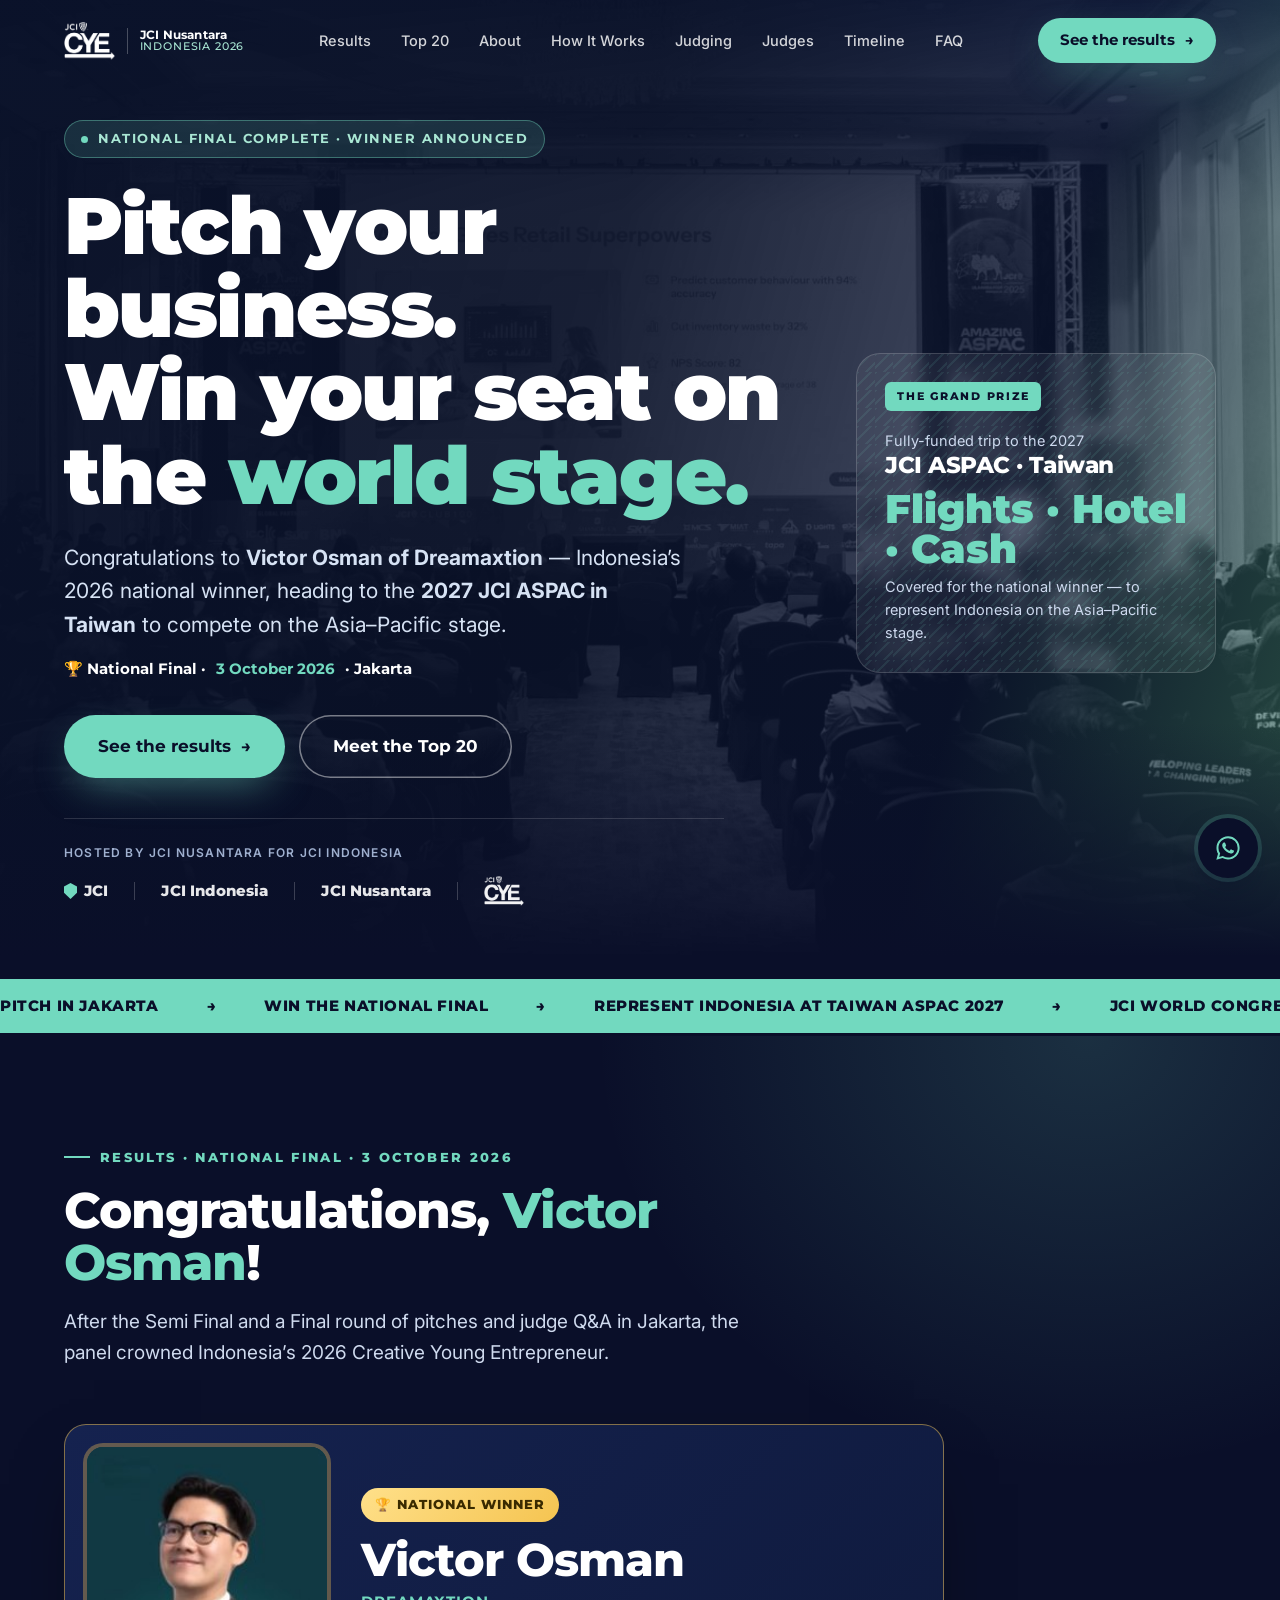
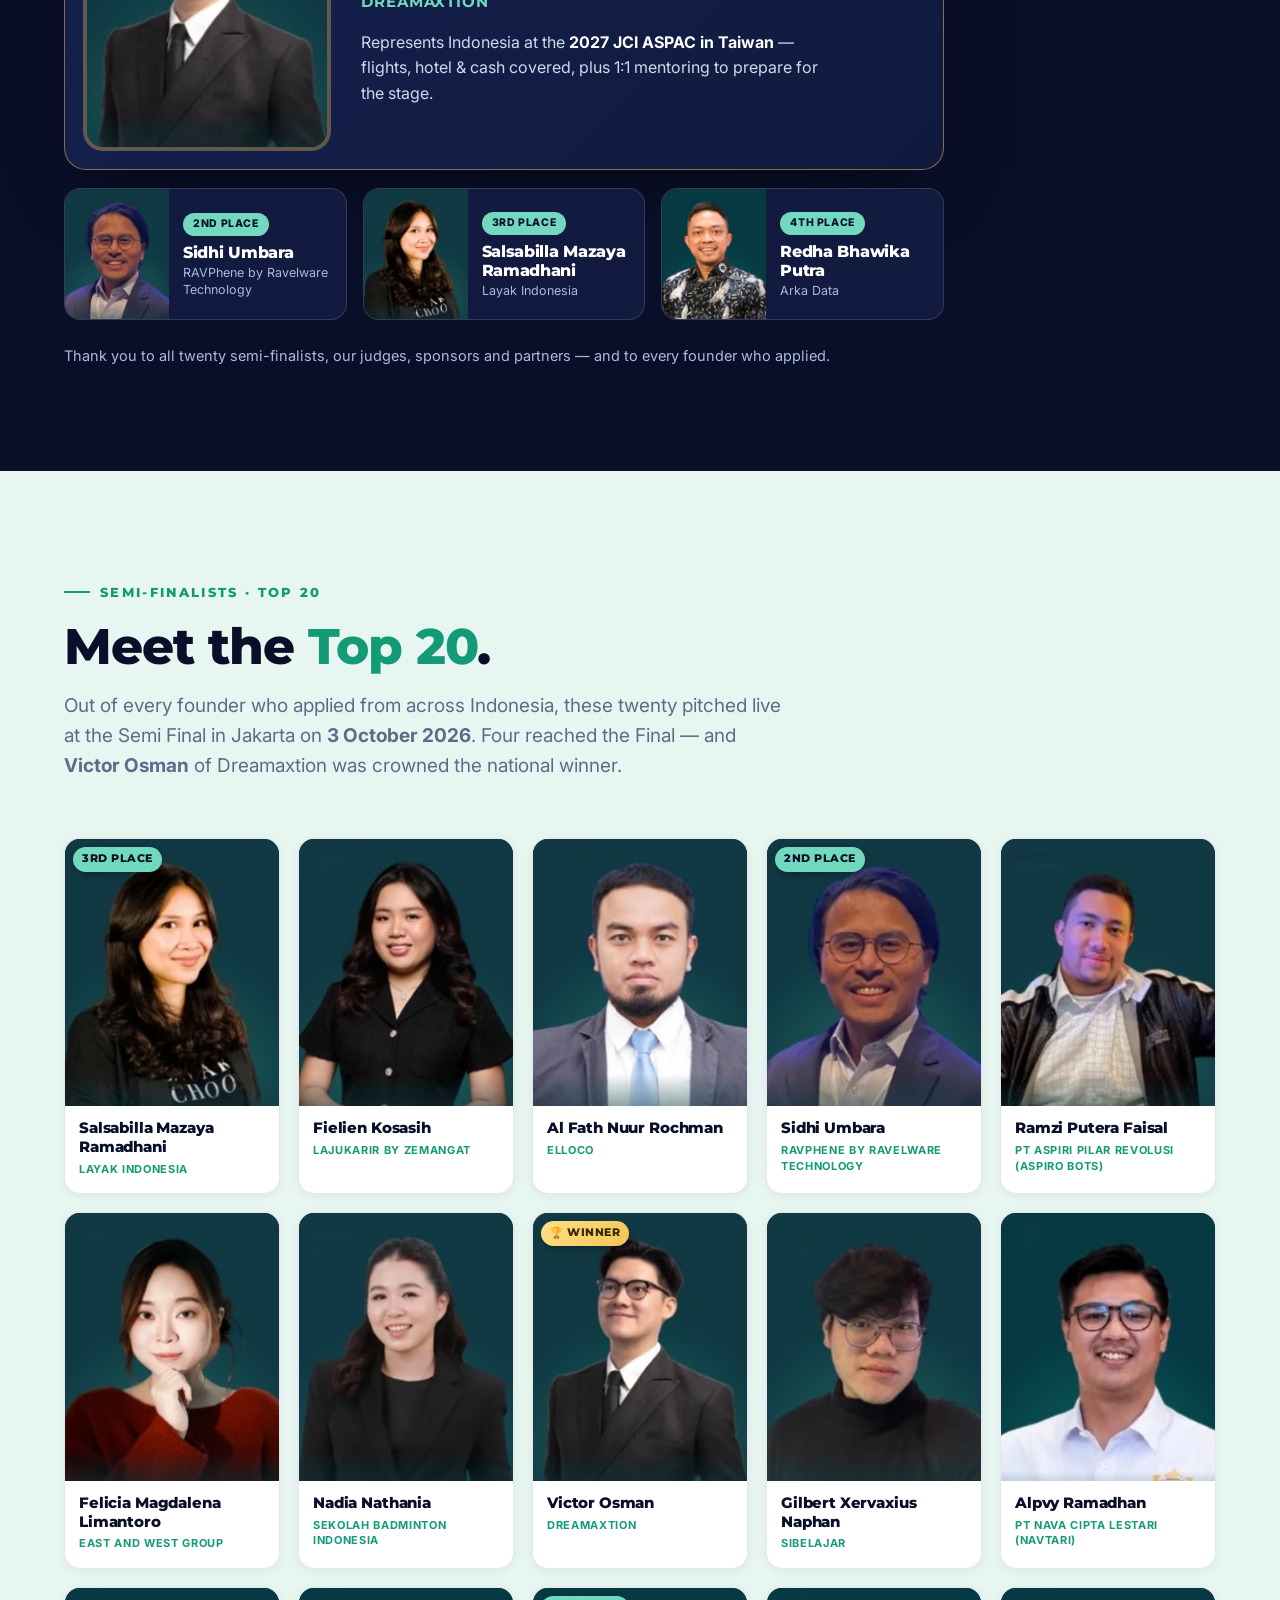
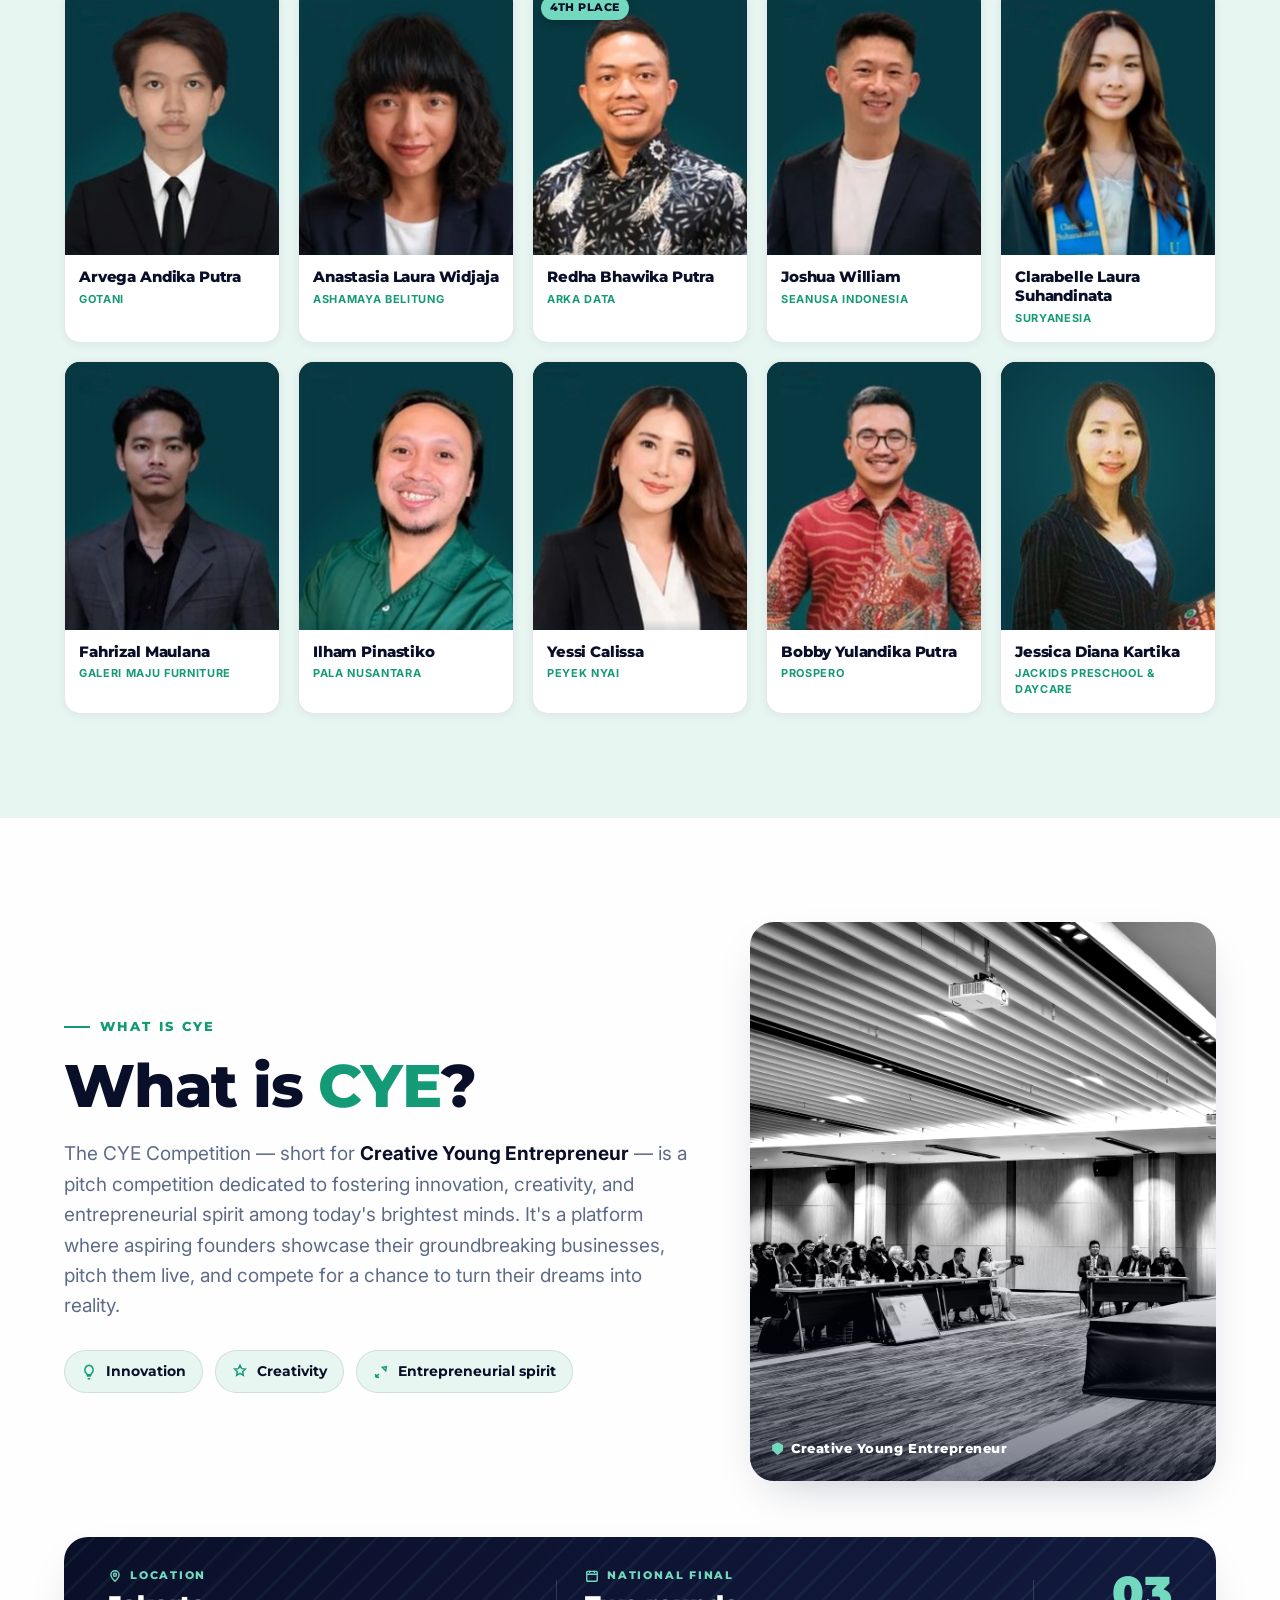
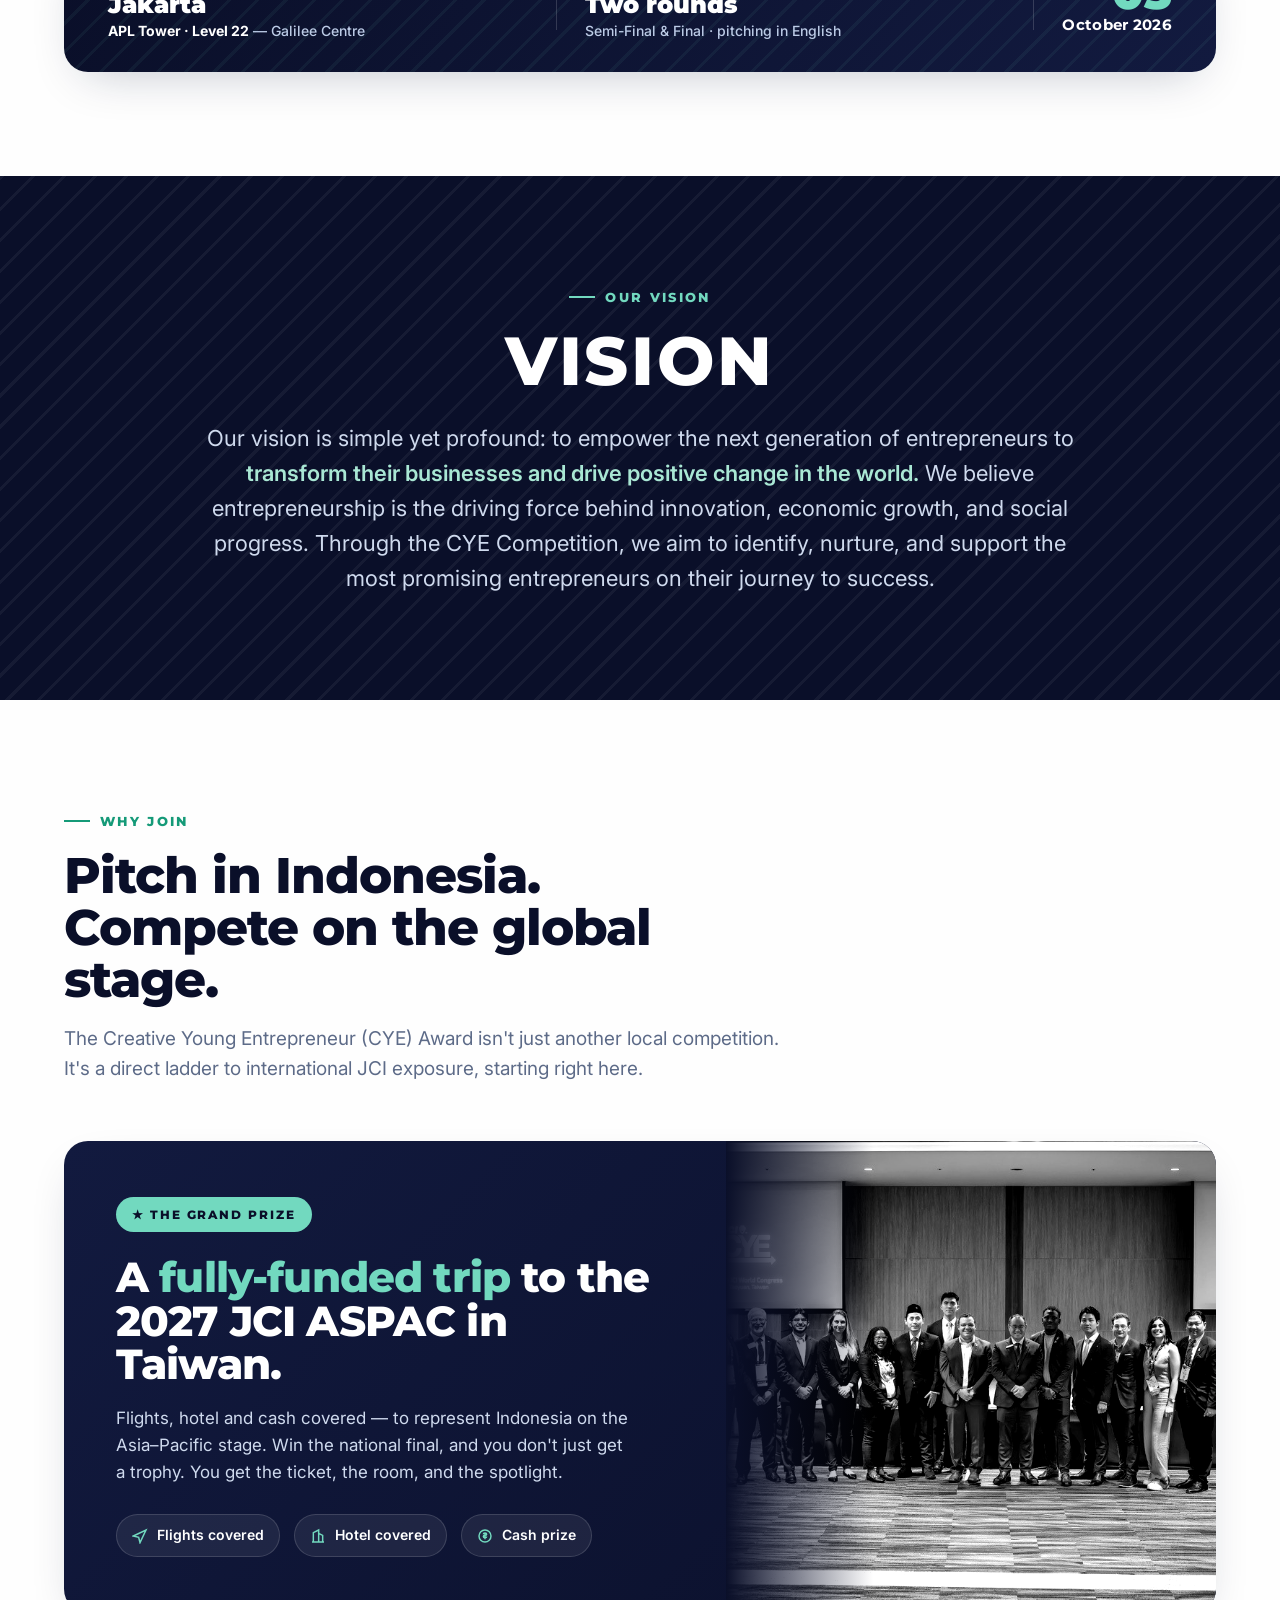
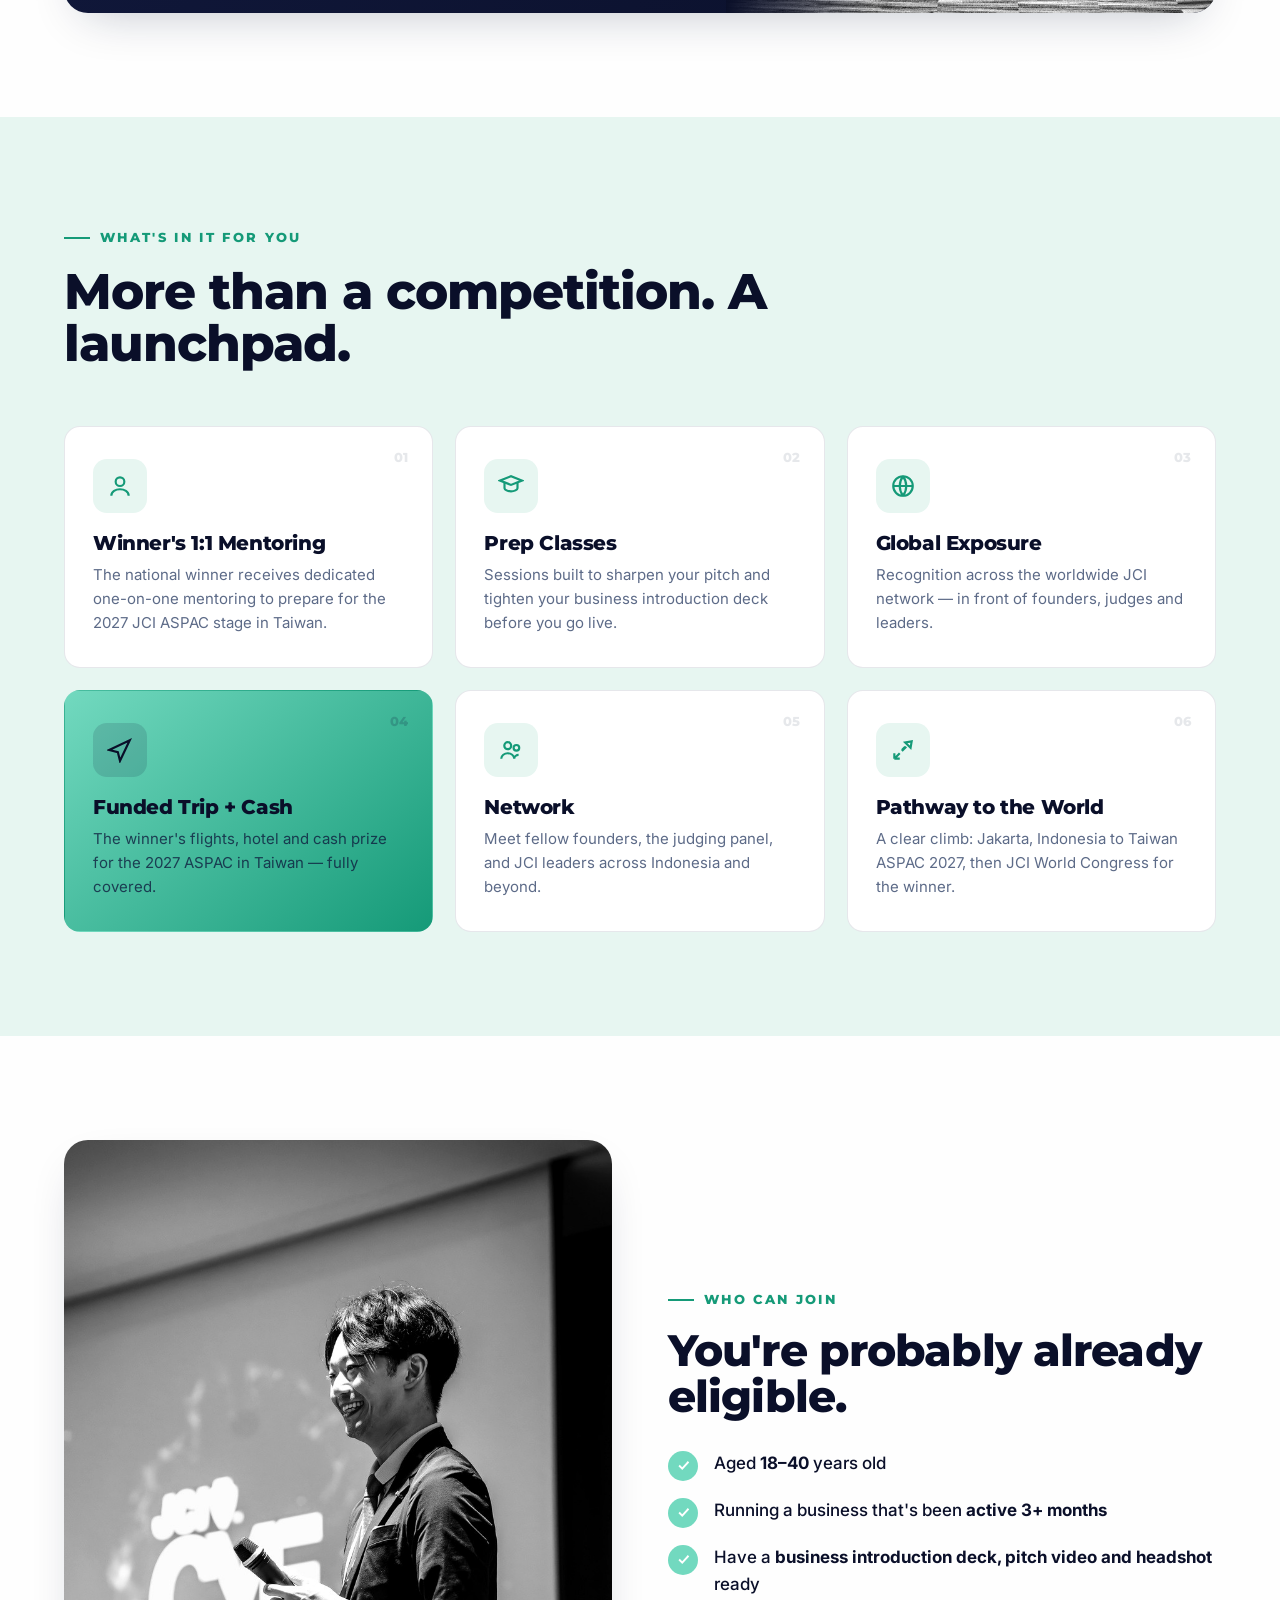
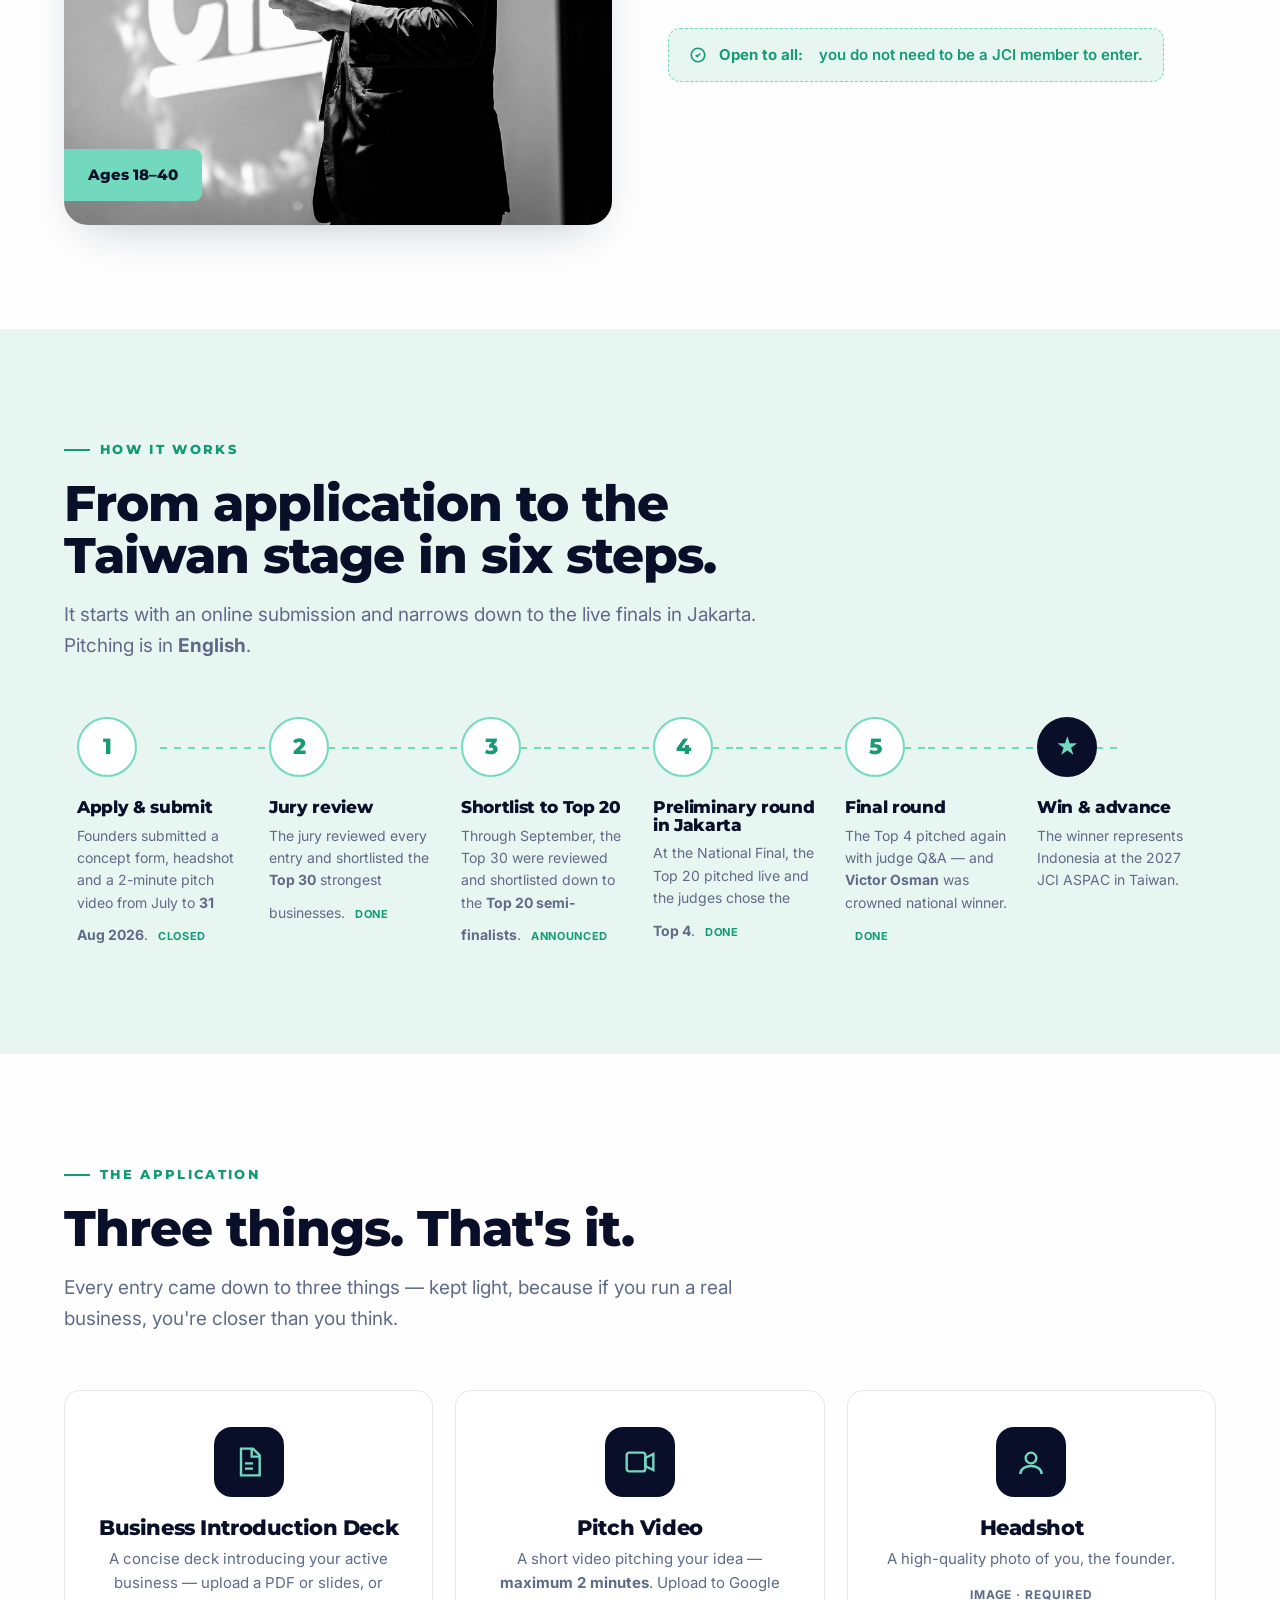
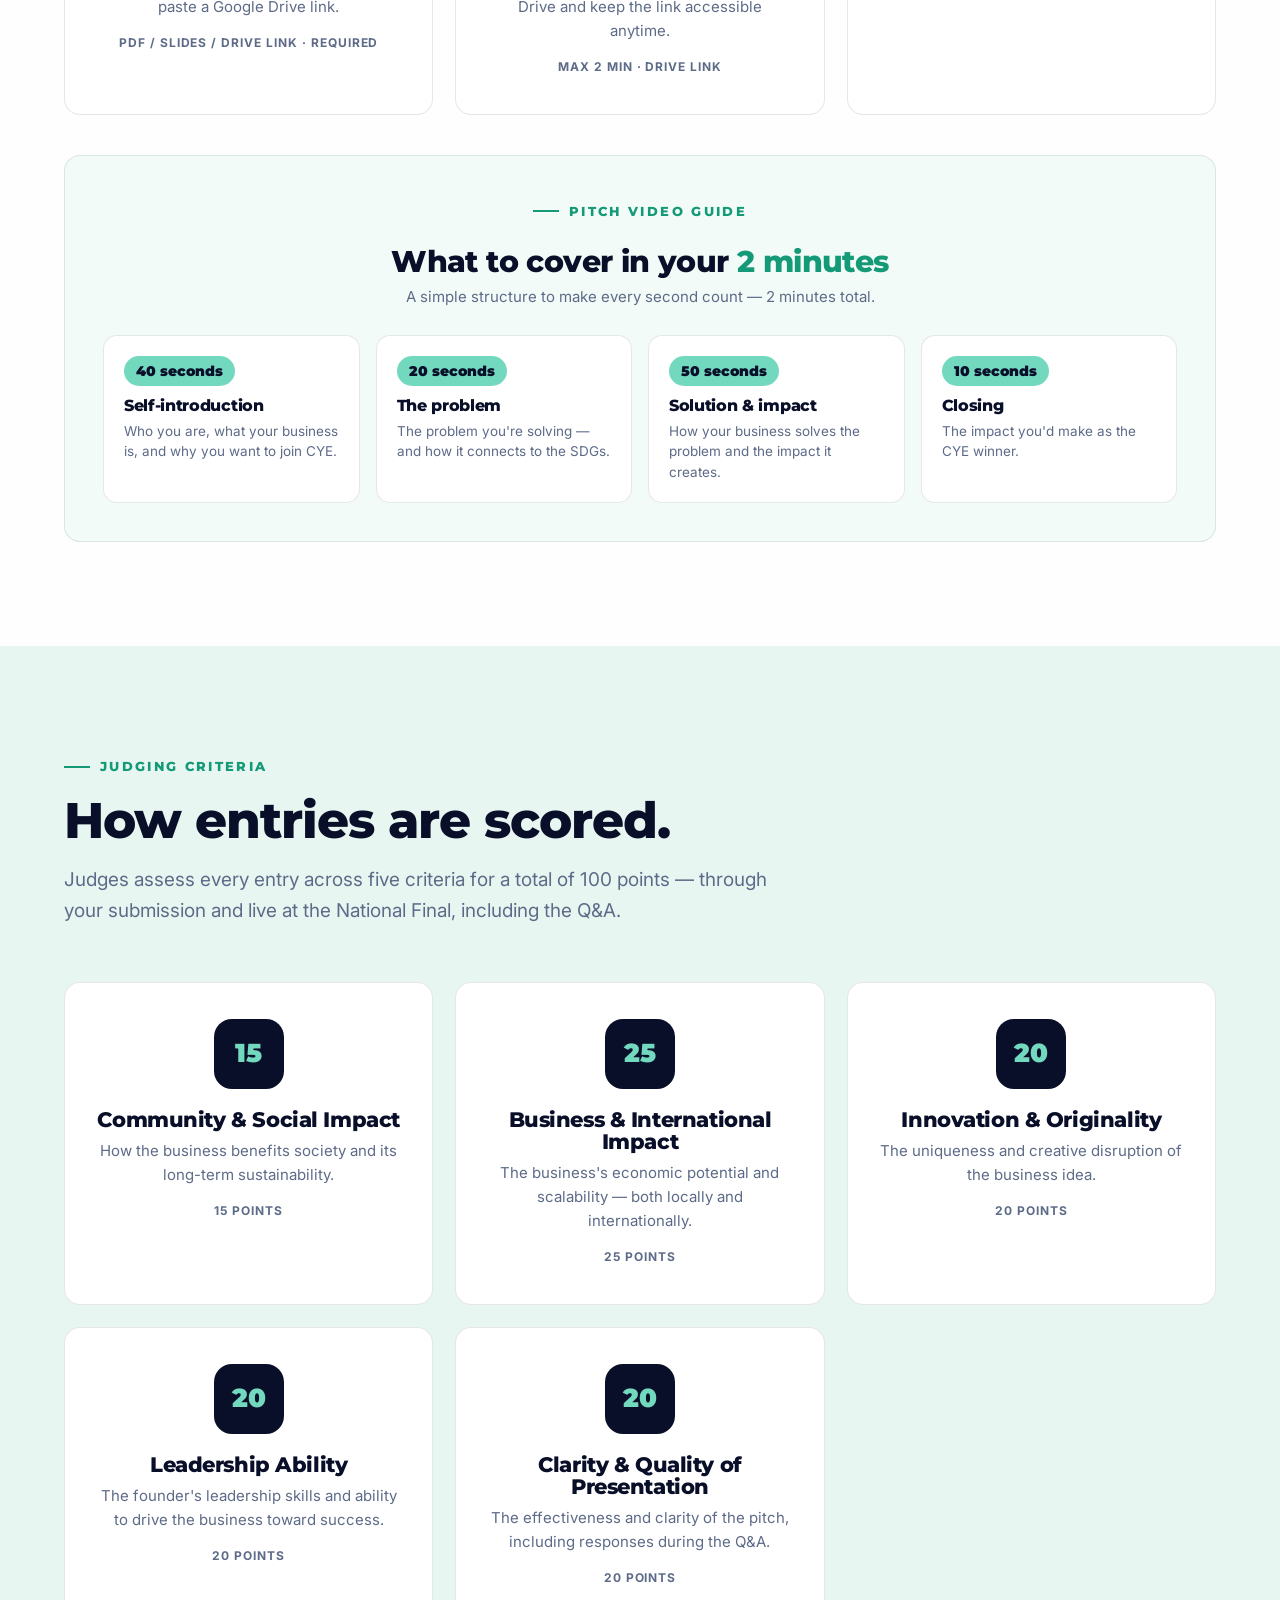
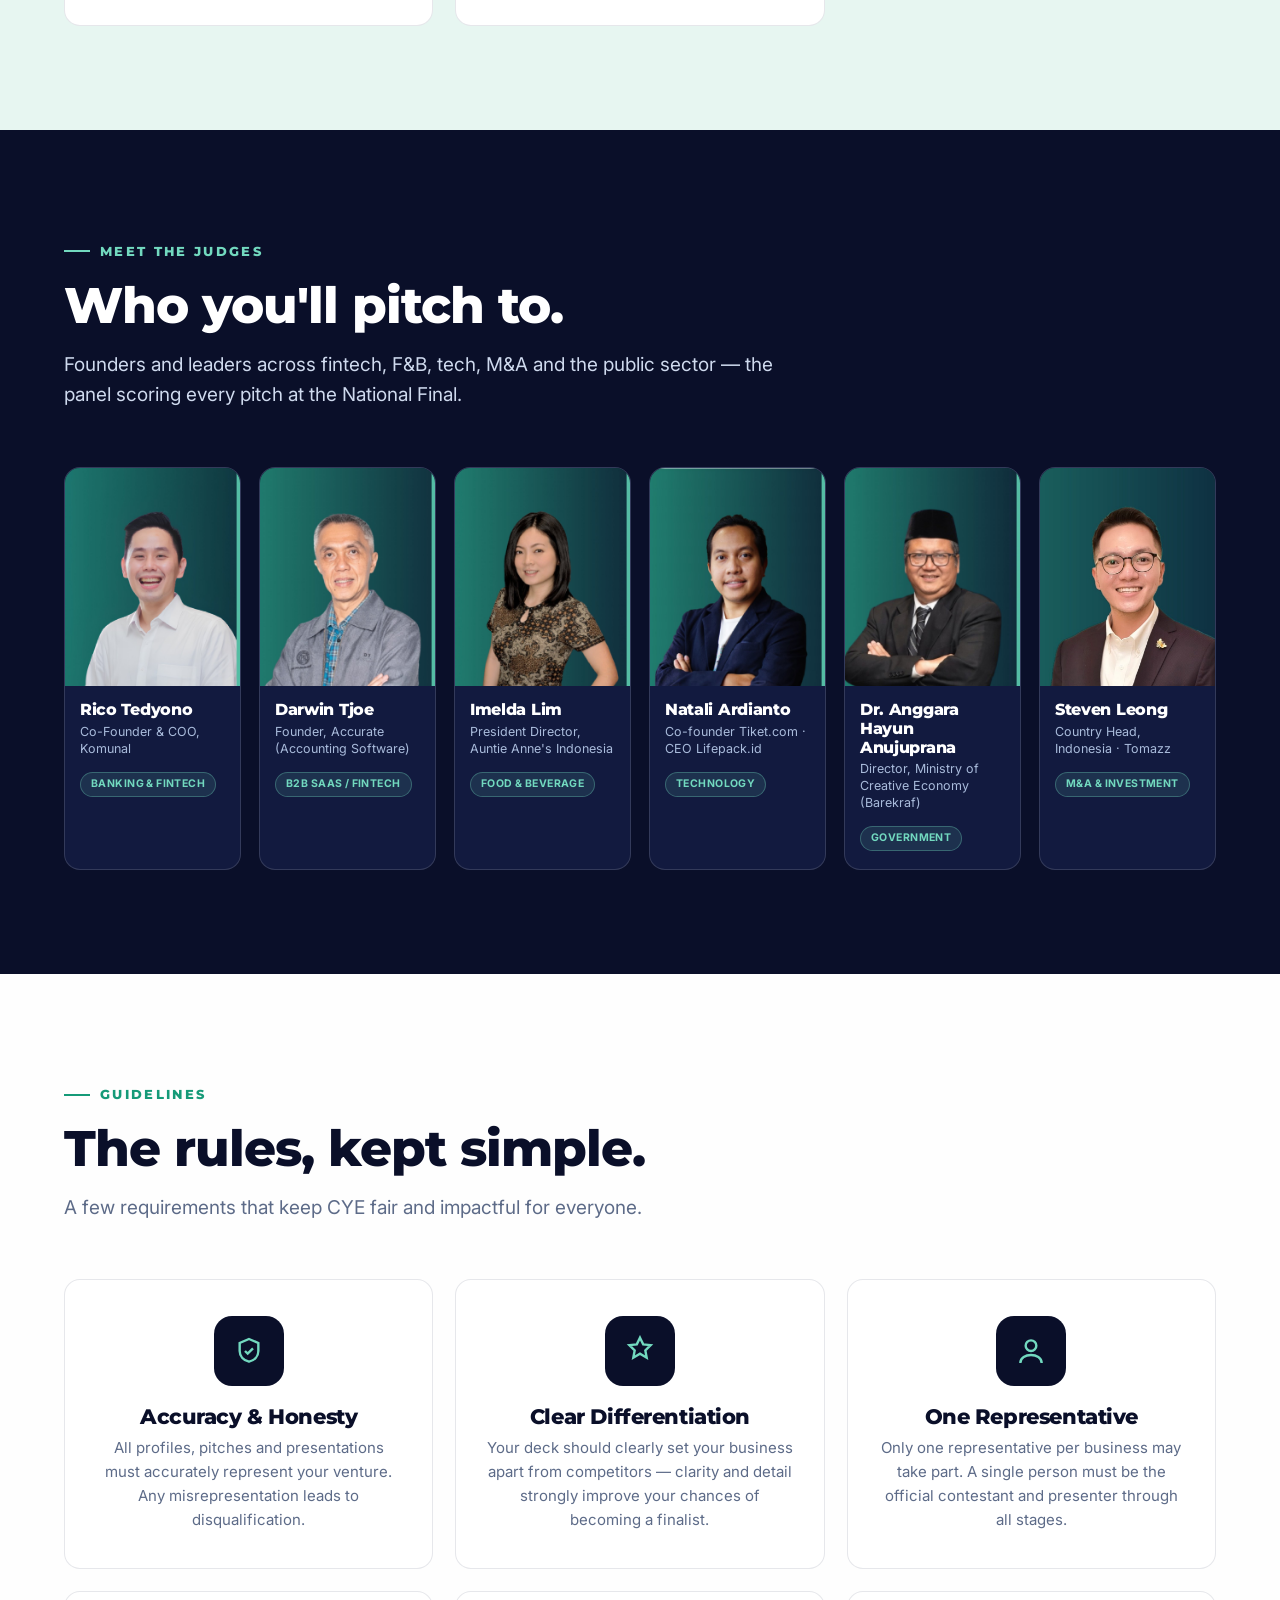
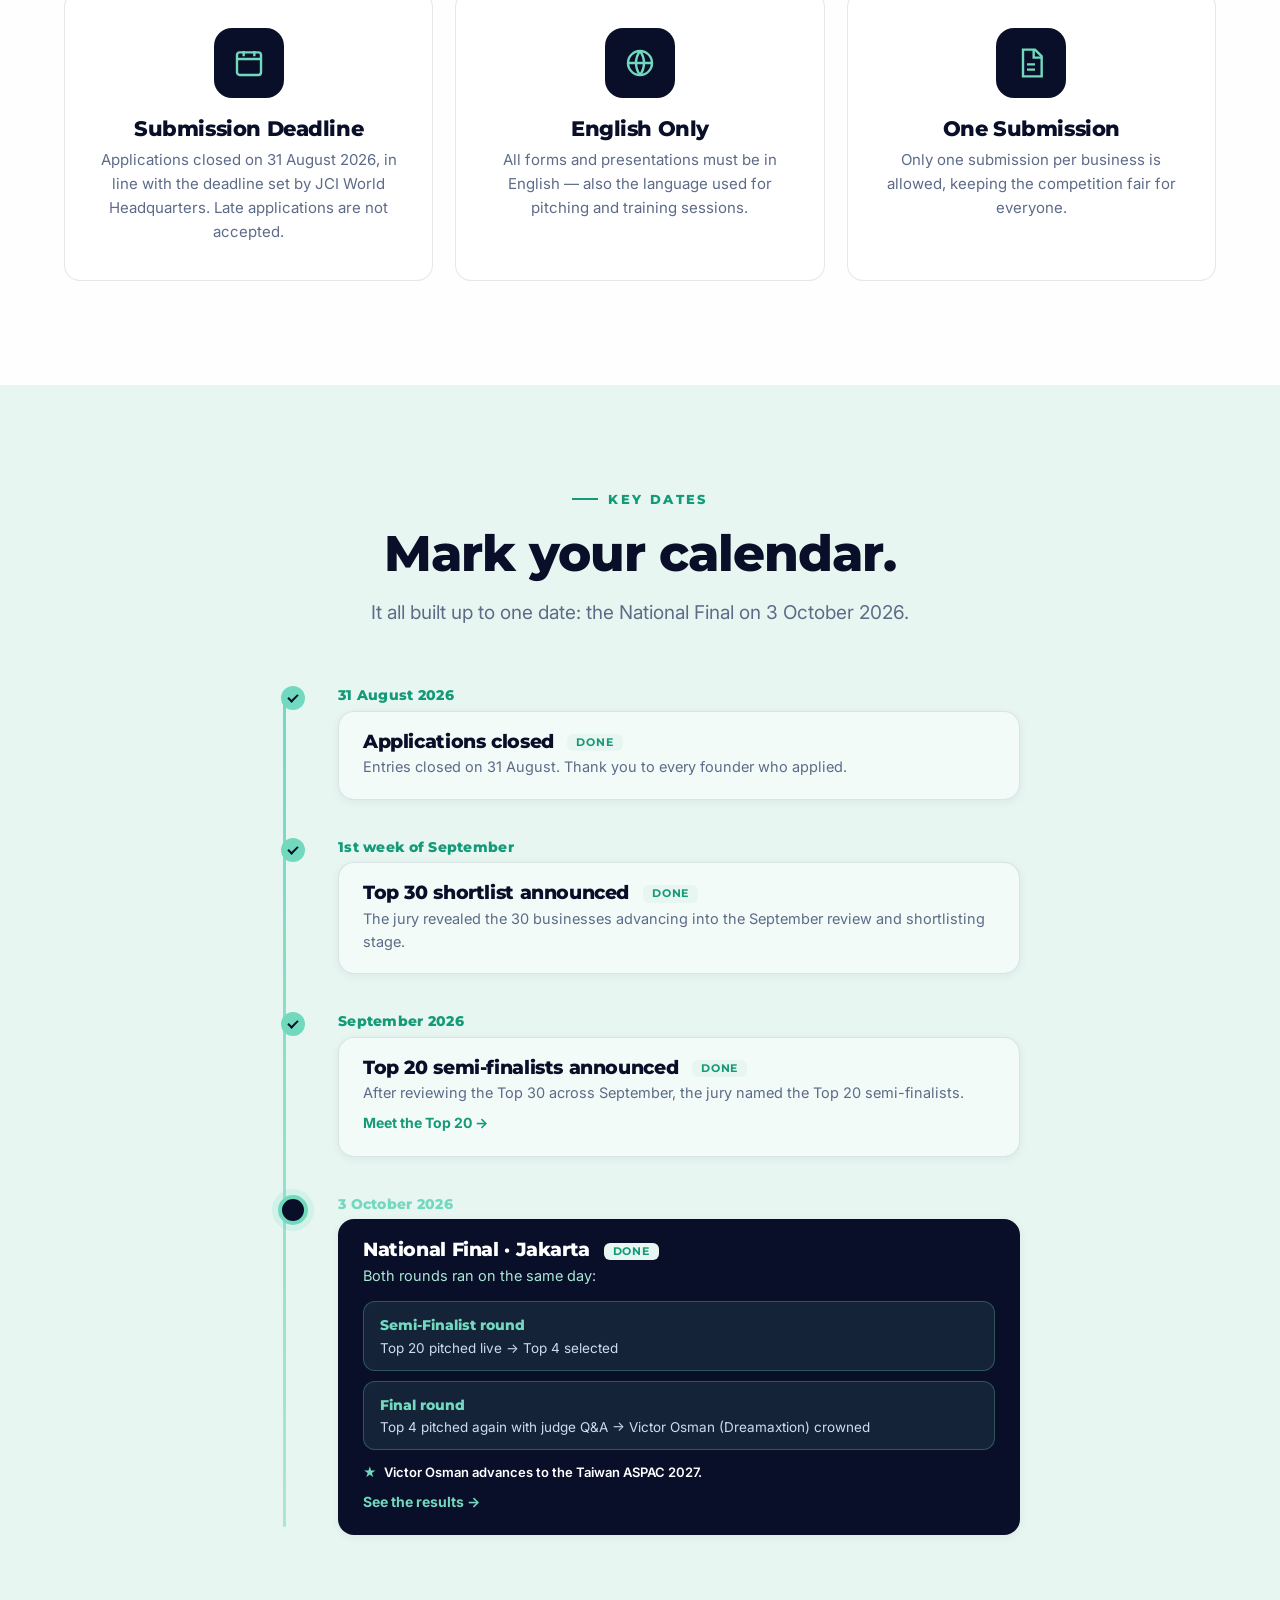
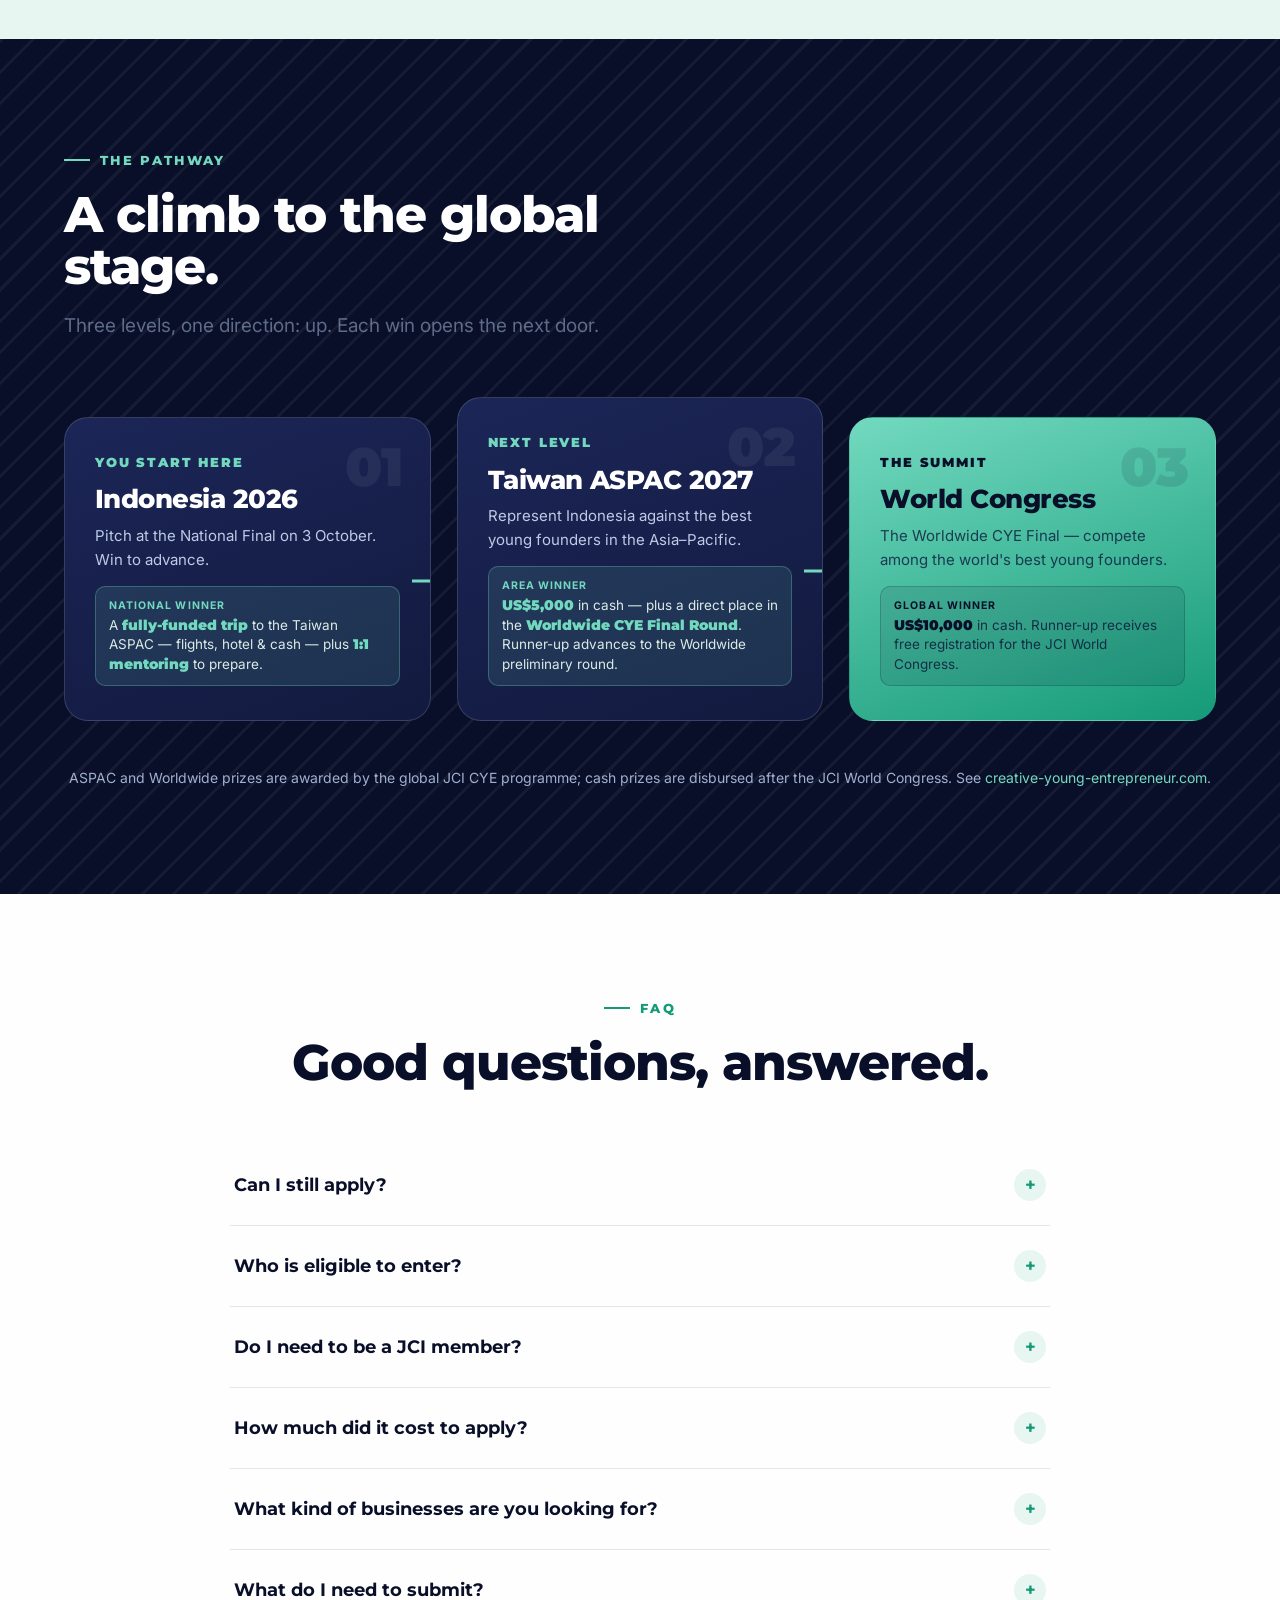
<file: index.html>
<!DOCTYPE html>
<html lang="en">
<head>
<meta charset="UTF-8">
<meta name="viewport" content="width=device-width, initial-scale=1.0">
<meta name="google-site-verification" content="6ikA-2kSLJPVUWRaTsjamy4ANyLqS0jI9Z267EyqRf8">
<title>Creative Young Entrepreneur Award (CYE) — Indonesia 2026</title>
<meta name="description" content="Victor Osman of Dreamaxtion is the CYE Indonesia 2026 national winner and will represent Indonesia at the 2027 JCI ASPAC in Taiwan. See the National Final results and meet the Top 20.">
<meta property="og:title" content="Creative Young Entrepreneur Award by JCI Indonesia">
<meta property="og:description" content="Congratulations to Victor Osman of Dreamaxtion — Indonesia's 2026 Creative Young Entrepreneur, heading to the 2027 JCI ASPAC in Taiwan.">
<meta property="og:type" content="website">
<meta property="og:url" content="https://cye-indonesia.com/">
<meta property="og:site_name" content="CYE Award Indonesia 2026">
<meta property="og:locale" content="en_US">
<meta property="og:image" content="https://cye-indonesia.com/assets/og-image.jpg">
<meta property="og:image:width" content="1200">
<meta property="og:image:height" content="630">
<meta property="og:image:alt" content="A founder pitching on the main stage at the JCI Asia–Pacific Conference">
<!-- Twitter card -->
<meta name="twitter:card" content="summary_large_image">
<meta name="twitter:title" content="Creative Young Entrepreneur Award (CYE) — Indonesia 2026">
<meta name="twitter:description" content="Victor Osman of Dreamaxtion won CYE Indonesia 2026 and heads to the 2027 JCI ASPAC in Taiwan. See the results and meet the Top 20.">
<meta name="twitter:image" content="https://cye-indonesia.com/assets/og-image.jpg">
<!-- SEO -->
<link rel="canonical" href="https://cye-indonesia.com/">
<meta name="robots" content="index, follow, max-image-preview:large">
<meta name="author" content="JCI Nusantara">
<meta name="theme-color" content="#0a0f29">
<!-- Icons -->
<link rel="icon" type="image/png" href="/favicon.png">
<link rel="apple-touch-icon" href="/favicon.png">
<!-- Structured data -->
<script type="application/ld+json">
{
  "@context": "https://schema.org",
  "@type": "Organization",
  "name": "JCI Nusantara",
  "alternateName": "Creative Young Entrepreneur Award Indonesia",
  "url": "https://cye-indonesia.com/",
  "logo": "https://cye-indonesia.com/favicon.png",
  "sameAs": [
    "https://instagram.com/jcinusantara",
    "https://jcinusantara.or.id/"
  ]
}
</script>
<script type="application/ld+json">
{
  "@context": "https://schema.org",
  "@type": "Event",
  "name": "Creative Young Entrepreneur Award — Indonesia 2026 National Final",
  "description": "A national pitch competition for young entrepreneurs in Indonesia. The national winner wins a fully-funded trip to the 2027 JCI ASPAC in Taiwan — flights, hotel and cash covered.",
  "image": "https://cye-indonesia.com/assets/og-image.jpg",
  "startDate": "2026-10-03T09:00:00+07:00",
  "endDate": "2026-10-03T18:00:00+07:00",
  "eventStatus": "https://schema.org/EventScheduled",
  "eventAttendanceMode": "https://schema.org/OfflineEventAttendanceMode",
  "location": {
    "@type": "Place",
    "name": "APL Tower Level 22, Galilee Centre",
    "address": {
      "@type": "PostalAddress",
      "addressLocality": "Jakarta",
      "addressCountry": "ID"
    }
  },
  "organizer": {
    "@type": "Organization",
    "name": "JCI Nusantara",
    "url": "https://cye-indonesia.com/"
  }
}
</script>
<link rel="preconnect" href="https://fonts.googleapis.com">
<link rel="preconnect" href="https://fonts.gstatic.com" crossorigin>
<link href="https://fonts.googleapis.com/css2?family=Montserrat:wght@500;600;700;800;900&family=Inter:wght@400;500;600;700&display=swap" rel="stylesheet">
<link rel="stylesheet" href="styles.css">
</head>
<body>

<!-- ===================== NAV ===================== -->
<header class="nav" id="nav">
  <div class="wrap nav-inner">
    <a href="#top" class="brand" aria-label="CYE Indonesia 2026 home">
      <img src="assets/cye-logo-white.png" alt="JCI CYE — Creative Young Entrepreneur">
      <span class="div"></span>
      <span class="host">JCI Nusantara<span>Indonesia 2026</span></span>
    </a>
    <nav class="nav-links" aria-label="Primary">
      <a href="#results">Results</a>
      <a href="#top20">Top 20</a>
      <a href="#about">About</a>
      <a href="#how">How It Works</a>
      <a href="#judging">Judging</a>
      <a href="#judges">Judges</a>
      <a href="#timeline">Timeline</a>
      <a href="#faq">FAQ</a>
    </nav>
    <div class="nav-cta">
      <a href="#results" class="btn btn-primary nav-desktop-cta">See the results <span class="arw">→</span></a>
      <button class="menu-btn" id="menuBtn" aria-label="Open menu" aria-expanded="false"><span></span><span></span><span></span></button>
    </div>
  </div>
</header>

<div class="mobile-menu" id="mobileMenu">
  <a href="#results">Results</a>
  <a href="#top20">Top 20</a>
  <a href="#about">About</a>
  <a href="#benefits">Benefits</a>
  <a href="#how">How It Works</a>
  <a href="#judging">Judging</a>
  <a href="#judges">Judges</a>
  <a href="#timeline">Timeline</a>
  <a href="#faq">FAQ</a>
  <a href="#results" class="btn btn-primary">See the results <span class="arw">→</span></a>
</div>

<span id="top"></span>

<!-- ===================== HERO ===================== -->
<section class="hero" data-screen-label="Hero">
  <div class="hero-bg">
    <img src="assets/photo-aspac.jpg" alt="A founder pitching on the main stage to a packed ballroom at the JCI Asia–Pacific Conference">
  </div>
  <div class="wrap">
    <div class="hero-grid">
      <div class="hero-copy">
        <span class="hero-tag"><span class="dot"></span>National Final complete · Winner announced</span>
        <h1>Pitch your business.<br>Win your seat on the <span class="em">world stage.</span></h1>
        <p class="sub">Congratulations to <b>Victor Osman of Dreamaxtion</b> — Indonesia&rsquo;s 2026 national winner, heading to the <b>2027 JCI ASPAC in Taiwan</b> to compete on the Asia–Pacific stage.</p>
        <p class="final-line">🏆 National Final · <b>3 October 2026</b> · Jakarta</p>
        <div class="hero-actions">
          <a href="#results" class="btn btn-primary btn-lg">See the results <span class="arw">→</span></a>
          <a href="#top20" class="btn btn-ghost btn-lg">Meet the Top 20</a>
        </div>
        <div class="trust">
          <div class="lbl">Hosted by JCI Nusantara for JCI Indonesia</div>
          <div class="trust-logos">
            <span class="tlogo"><span class="shield"></span>JCI</span>
            <span class="sep"></span>
            <span class="tlogo">JCI Indonesia</span>
            <span class="sep"></span>
            <span class="tlogo">JCI Nusantara</span>
            <span class="sep"></span>
            <img src="assets/cye-logo-white.png" alt="CYE" style="height:30px">
          </div>
        </div>
      </div>
      <aside class="hero-side">
        <div class="prize-mini">
          <span class="ribbon">The Grand Prize</span>
          <p style="position:relative">Fully-funded trip to the 2027</p>
          <h3>JCI ASPAC · Taiwan</h3>
          <div class="big" style="font-size:clamp(26px,3.4vw,40px)">Flights · Hotel · Cash</div>
          <p>Covered for the national winner — to represent Indonesia on the Asia–Pacific stage.</p>
        </div>
      </aside>
    </div>
  </div>
</section>

<!-- ladder strip -->
<div class="ladder-strip" aria-hidden="true">
  <div class="ladder-track">
    <span>Pitch in Jakarta <em class="star">→</em> Win the National Final <em class="star">→</em> Represent Indonesia at Taiwan ASPAC 2027 <em class="star">→</em> JCI World Congress <em class="star">◆</em></span>
    <span>Pitch in Jakarta <em class="star">→</em> Win the National Final <em class="star">→</em> Represent Indonesia at Taiwan ASPAC 2027 <em class="star">→</em> JCI World Congress <em class="star">◆</em></span>
  </div>
</div>

<!-- ===================== RESULTS ===================== -->
<section class="section results-sec" id="results" data-screen-label="Results">
  <div class="wrap">
    <div class="section-head reveal">
      <span class="eyebrow on-dark">Results · National Final · 3 October 2026</span>
      <h2>Congratulations, <span class="hl">Victor Osman</span>!</h2>
      <p>After the Semi Final and a Final round of pitches and judge Q&amp;A in Jakarta, the panel crowned Indonesia&rsquo;s 2026 Creative Young Entrepreneur.</p>
    </div>
    <article class="winner-card reveal">
      <div class="winner-photo"><img src="assets/top20/victor-osman.jpg" alt="Victor Osman, Dreamaxtion" width="216" height="270"></div>
      <div class="winner-body">
        <span class="winner-badge">🏆 National Winner</span>
        <h3>Victor Osman</h3>
        <p class="winner-co">Dreamaxtion</p>
        <p class="winner-next">Represents Indonesia at the <b>2027 JCI ASPAC in Taiwan</b> — flights, hotel &amp; cash covered, plus 1:1 mentoring to prepare for the stage.</p>
      </div>
    </article>
    <div class="podium">
      <article class="place-card reveal">
        <div class="place-photo"><img src="assets/top20/sidhi-umbara.jpg" alt="Sidhi Umbara, RAVPhene by Ravelware Technology" width="216" height="270" loading="lazy"></div>
        <div class="place-body"><span class="place-pill">2nd place</span><h4>Sidhi Umbara</h4><p>RAVPhene by Ravelware Technology</p></div>
      </article>
      <article class="place-card reveal d1">
        <div class="place-photo"><img src="assets/top20/salsabilla-mazaya-ramadhani.jpg" alt="Salsabilla Mazaya Ramadhani, Layak Indonesia" width="216" height="270" loading="lazy"></div>
        <div class="place-body"><span class="place-pill">3rd place</span><h4>Salsabilla Mazaya Ramadhani</h4><p>Layak Indonesia</p></div>
      </article>
      <article class="place-card reveal d2">
        <div class="place-photo"><img src="assets/top20/redha-bhawika-putra.jpg" alt="Redha Bhawika Putra, Arka Data" width="216" height="270" loading="lazy"></div>
        <div class="place-body"><span class="place-pill">4th place</span><h4>Redha Bhawika Putra</h4><p>Arka Data</p></div>
      </article>
    </div>
    <p class="results-thanks reveal">Thank you to all twenty semi-finalists, our judges, sponsors and partners — and to every founder who applied.</p>
  </div>
</section>

<!-- ===================== TOP 20 ===================== -->
<section class="section mist top20-sec" id="top20" data-screen-label="Top 20">
  <div class="wrap">
    <div class="section-head reveal">
      <span class="eyebrow">Semi-finalists · Top 20</span>
      <h2>Meet the <span class="teal">Top 20</span>.</h2>
      <p>Out of every founder who applied from across Indonesia, these twenty pitched live at the Semi Final in Jakarta on <b>3 October 2026</b>. Four reached the Final — and <b>Victor Osman</b> of Dreamaxtion was crowned the national winner.</p>
    </div>
    <ul class="top20-grid">
      <li class="t20-card reveal">
        <div class="t20-photo"><span class="t20-badge">3rd place</span><img src="assets/top20/salsabilla-mazaya-ramadhani.jpg" alt="Salsabilla Mazaya Ramadhani, Layak Indonesia" width="216" height="270" loading="lazy"></div>
        <div class="t20-info"><h3>Salsabilla Mazaya Ramadhani</h3><p>Layak Indonesia</p></div>
      </li>
      <li class="t20-card reveal d1">
        <div class="t20-photo"><img src="assets/top20/fielien-kosasih.jpg" alt="Fielien Kosasih, Lajukarir by Zemangat" width="216" height="270" loading="lazy"></div>
        <div class="t20-info"><h3>Fielien Kosasih</h3><p>Lajukarir by Zemangat</p></div>
      </li>
      <li class="t20-card reveal d2">
        <div class="t20-photo"><img src="assets/top20/al-fath-nuur-rochman.jpg" alt="Al Fath Nuur Rochman, Elloco" width="216" height="270" loading="lazy"></div>
        <div class="t20-info"><h3>Al Fath Nuur Rochman</h3><p>Elloco</p></div>
      </li>
      <li class="t20-card reveal d3">
        <div class="t20-photo"><span class="t20-badge">2nd place</span><img src="assets/top20/sidhi-umbara.jpg" alt="Sidhi Umbara, RavPhene by Ravelware Technology" width="216" height="270" loading="lazy"></div>
        <div class="t20-info"><h3>Sidhi Umbara</h3><p>RavPhene by Ravelware Technology</p></div>
      </li>
      <li class="t20-card reveal d4">
        <div class="t20-photo"><img src="assets/top20/ramzi-putera-faisal.jpg" alt="Ramzi Putera Faisal, PT Aspiri Pilar Revolusi (Aspiro Bots)" width="216" height="270" loading="lazy"></div>
        <div class="t20-info"><h3>Ramzi Putera Faisal</h3><p>PT Aspiri Pilar Revolusi (Aspiro Bots)</p></div>
      </li>
      <li class="t20-card reveal">
        <div class="t20-photo"><img src="assets/top20/felicia-magdalena-limantoro.jpg" alt="Felicia Magdalena Limantoro, East and West Group" width="216" height="270" loading="lazy"></div>
        <div class="t20-info"><h3>Felicia Magdalena Limantoro</h3><p>East and West Group</p></div>
      </li>
      <li class="t20-card reveal d1">
        <div class="t20-photo"><img src="assets/top20/nadia-nathania.jpg" alt="Nadia Nathania, Sekolah Badminton Indonesia" width="216" height="270" loading="lazy"></div>
        <div class="t20-info"><h3>Nadia Nathania</h3><p>Sekolah Badminton Indonesia</p></div>
      </li>
      <li class="t20-card reveal d2">
        <div class="t20-photo"><span class="t20-badge win">🏆 Winner</span><img src="assets/top20/victor-osman.jpg" alt="Victor Osman, Dreamaxtion" width="216" height="270" loading="lazy"></div>
        <div class="t20-info"><h3>Victor Osman</h3><p>Dreamaxtion</p></div>
      </li>
      <li class="t20-card reveal d3">
        <div class="t20-photo"><img src="assets/top20/gilbert-xervaxius-naphan.jpg" alt="Gilbert Xervaxius Naphan, Sibelajar" width="216" height="270" loading="lazy"></div>
        <div class="t20-info"><h3>Gilbert Xervaxius Naphan</h3><p>Sibelajar</p></div>
      </li>
      <li class="t20-card reveal d4">
        <div class="t20-photo"><img src="assets/top20/alpvy-ramadhan.jpg" alt="Alpvy Ramadhan, PT Nava Cipta Lestari (Navtari)" width="216" height="270" loading="lazy"></div>
        <div class="t20-info"><h3>Alpvy Ramadhan</h3><p>PT Nava Cipta Lestari (Navtari)</p></div>
      </li>
      <li class="t20-card reveal">
        <div class="t20-photo"><img src="assets/top20/arvega-andika-putra.jpg" alt="Arvega Andika Putra, Gotani" width="216" height="270" loading="lazy"></div>
        <div class="t20-info"><h3>Arvega Andika Putra</h3><p>Gotani</p></div>
      </li>
      <li class="t20-card reveal d1">
        <div class="t20-photo"><img src="assets/top20/anastasia-laura-widjaja.jpg" alt="Anastasia Laura Widjaja, Ashamaya Belitung" width="216" height="270" loading="lazy"></div>
        <div class="t20-info"><h3>Anastasia Laura Widjaja</h3><p>Ashamaya Belitung</p></div>
      </li>
      <li class="t20-card reveal d2">
        <div class="t20-photo"><span class="t20-badge">4th place</span><img src="assets/top20/redha-bhawika-putra.jpg" alt="Redha Bhawika Putra, Arka Data" width="216" height="270" loading="lazy"></div>
        <div class="t20-info"><h3>Redha Bhawika Putra</h3><p>Arka Data</p></div>
      </li>
      <li class="t20-card reveal d3">
        <div class="t20-photo"><img src="assets/top20/joshua-william.jpg" alt="Joshua William, Seanusa Indonesia" width="216" height="270" loading="lazy"></div>
        <div class="t20-info"><h3>Joshua William</h3><p>Seanusa Indonesia</p></div>
      </li>
      <li class="t20-card reveal d4">
        <div class="t20-photo"><img src="assets/top20/clarabelle-laura-suhandinata.jpg" alt="Clarabelle Laura Suhandinata, Suryanesia" width="216" height="270" loading="lazy"></div>
        <div class="t20-info"><h3>Clarabelle Laura Suhandinata</h3><p>Suryanesia</p></div>
      </li>
      <li class="t20-card reveal">
        <div class="t20-photo"><img src="assets/top20/fahrizal-maulana.jpg" alt="Fahrizal Maulana, Galeri Maju Furniture" width="216" height="270" loading="lazy"></div>
        <div class="t20-info"><h3>Fahrizal Maulana</h3><p>Galeri Maju Furniture</p></div>
      </li>
      <li class="t20-card reveal d1">
        <div class="t20-photo"><img src="assets/top20/ilham-pinastiko.jpg" alt="Ilham Pinastiko, Pala Nusantara" width="216" height="270" loading="lazy"></div>
        <div class="t20-info"><h3>Ilham Pinastiko</h3><p>Pala Nusantara</p></div>
      </li>
      <li class="t20-card reveal d2">
        <div class="t20-photo"><img src="assets/top20/yessi-calissa.jpg" alt="Yessi Calissa, Peyek Nyai" width="216" height="270" loading="lazy"></div>
        <div class="t20-info"><h3>Yessi Calissa</h3><p>Peyek Nyai</p></div>
      </li>
      <li class="t20-card reveal d3">
        <div class="t20-photo"><img src="assets/top20/bobby-yulandika-putra.jpg" alt="Bobby Yulandika Putra, Prospero" width="216" height="270" loading="lazy"></div>
        <div class="t20-info"><h3>Bobby Yulandika Putra</h3><p>Prospero</p></div>
      </li>
      <li class="t20-card reveal d4">
        <div class="t20-photo"><img src="assets/top20/jessica-diana-kartika.jpg" alt="Jessica Diana Kartika, Jackids Preschool &amp; Daycare" width="216" height="270" loading="lazy"></div>
        <div class="t20-info"><h3>Jessica Diana Kartika</h3><p>Jackids Preschool &amp; Daycare</p></div>
      </li>
    </ul>
  </div>
</section>

<!-- ===================== WHAT IS CYE ===================== -->
<section class="section" id="about" data-screen-label="What is CYE">
  <div class="wrap">
    <div class="whatis-grid">
      <div class="reveal">
        <span class="eyebrow">What is CYE</span>
        <h2>What is <span class="teal">CYE</span>?</h2>
        <p class="lead">The CYE Competition — short for <b>Creative Young Entrepreneur</b> — is a pitch competition dedicated to fostering innovation, creativity, and entrepreneurial spirit among today's brightest minds. It's a platform where aspiring founders showcase their groundbreaking businesses, pitch them live, and compete for a chance to turn their dreams into reality.</p>
        <div class="whatis-chips">
          <span class="chip"><svg width="16" height="16" viewBox="0 0 24 24" fill="none" stroke="currentColor" stroke-width="2.2"><path d="M9 18h6M10 22h4M12 2a7 7 0 00-4 12c.7.7 1 1.4 1 2h6c0-.6.3-1.3 1-2a7 7 0 00-4-12z"/></svg> Innovation</span>
          <span class="chip"><svg width="16" height="16" viewBox="0 0 24 24" fill="none" stroke="currentColor" stroke-width="2.2"><path d="M12 2l2.4 5 5.6.6-4 4 1 5.4L12 14l-5 3 1-5.4-4-4 5.6-.6z"/></svg> Creativity</span>
          <span class="chip"><svg width="16" height="16" viewBox="0 0 24 24" fill="none" stroke="currentColor" stroke-width="2.2"><path d="M4 20l5-5M4 20v-5M4 20h5M20 4l-6 1 5 5 1-6z"/></svg> Entrepreneurial spirit</span>
        </div>
      </div>
      <div class="whatis-photo reveal d1">
        <img src="assets/photo-pitchroom.jpg" alt="Young entrepreneurs pitching their businesses at a CYE competition">
        <span class="tag"><span class="sq"></span>Creative Young Entrepreneur</span>
      </div>
    </div>

    <!-- venue / date strip -->
    <div class="venue-strip reveal">
      <div class="vs-item">
        <div class="vs-kk"><svg width="14" height="14" viewBox="0 0 24 24" fill="none" stroke="currentColor" stroke-width="2.4"><path d="M12 21s-7-6.2-7-11a7 7 0 0114 0c0 4.8-7 11-7 11z"/><circle cx="12" cy="10" r="2.6"/></svg> Location</div>
        <div class="big">Jakarta</div>
        <div class="sm"><b>APL Tower · Level 22</b> — Galilee Centre</div>
      </div>
      <span class="vs-sep"></span>
      <div class="vs-item">
        <div class="vs-kk"><svg width="14" height="14" viewBox="0 0 24 24" fill="none" stroke="currentColor" stroke-width="2.4"><rect x="3" y="4" width="18" height="17" rx="2"/><path d="M3 9h18M8 3v4M16 3v4"/></svg> National Final</div>
        <div class="big">Two rounds</div>
        <div class="sm">Semi-Final &amp; Final · pitching in English</div>
      </div>
      <span class="vs-sep"></span>
      <div class="vs-date">
        <div class="d">03</div>
        <div class="m">October 2026</div>
      </div>
    </div>
  </div>
</section>

<!-- ===================== VISION ===================== -->
<section class="section vision" data-screen-label="Vision">
  <div class="chev-bg"></div>
  <div class="wrap">
    <div class="vision-inner reveal">
      <span class="eyebrow on-dark">Our vision</span>
      <h2>VI<span class="ac">SI</span>ON</h2>
      <p>Our vision is simple yet profound: to empower the next generation of entrepreneurs to <b>transform their businesses and drive positive change in the world.</b> We believe entrepreneurship is the driving force behind innovation, economic growth, and social progress. Through the CYE Competition, we aim to identify, nurture, and support the most promising entrepreneurs on their journey to success.</p>
    </div>
  </div>
</section>

<!-- ===================== PRIZE / WHY JOIN ===================== -->
<section class="section" id="prize" data-screen-label="The Grand Prize">
  <div class="wrap">
    <div class="section-head reveal">
      <span class="eyebrow">Why join</span>
      <h2>Pitch in Indonesia. Compete on the global stage.</h2>
      <p>The Creative Young Entrepreneur (CYE) Award isn't just another local competition. It's a direct ladder to international JCI exposure, starting right here.</p>
    </div>
    <div class="prize-card reveal">
      <div class="pc-left">
        <span class="badge-grand">★ The Grand Prize</span>
        <h2>A <span class="hl">fully-funded trip</span> to the 2027 JCI ASPAC in Taiwan.</h2>
        <p>Flights, hotel and cash covered — to represent Indonesia on the Asia–Pacific stage. Win the national final, and you don't just get a trophy. You get the ticket, the room, and the spotlight.</p>
        <div class="prize-feats">
          <span class="pf"><svg width="16" height="16" viewBox="0 0 24 24" fill="none" stroke="currentColor" stroke-width="2.2"><path d="M2 12l19-9-9 19-2-8-8-2z"/></svg> Flights covered</span>
          <span class="pf"><svg width="16" height="16" viewBox="0 0 24 24" fill="none" stroke="currentColor" stroke-width="2.2"><path d="M3 21h18M5 21V7l8-4v18M19 21V11l-6-3"/></svg> Hotel covered</span>
          <span class="pf"><svg width="16" height="16" viewBox="0 0 24 24" fill="none" stroke="currentColor" stroke-width="2.2"><circle cx="12" cy="12" r="9"/><path d="M12 7v10M9.5 9.2c0-1.2 1.1-1.9 2.5-1.9s2.5.7 2.5 1.9-1.1 1.7-2.5 1.7-2.5.6-2.5 1.8 1.1 1.9 2.5 1.9 2.5-.7 2.5-1.9"/></svg> Cash prize</span>
        </div>
      </div>
      <div class="pc-img">
        <img src="assets/photo-worldcongress.jpg" alt="JCI CYE participants at the World Congress">
      </div>
    </div>
  </div>
</section>

<!-- ===================== BENEFITS ===================== -->
<section class="section mist" id="benefits" data-screen-label="Benefits">
  <div class="wrap">
    <div class="section-head reveal">
      <span class="eyebrow">What's in it for you</span>
      <h2>More than a competition. A launchpad.</h2>
    </div>
    <div class="bgrid">
      <article class="bcard reveal">
        <span class="num">01</span>
        <div class="ico"><svg width="26" height="26" viewBox="0 0 24 24" fill="none" stroke="currentColor" stroke-width="2"><circle cx="12" cy="8" r="4"/><path d="M4 21c0-4 4-6 8-6s8 2 8 6"/></svg></div>
        <h3>Winner's 1:1 Mentoring</h3>
        <p>The national winner receives dedicated one-on-one mentoring to prepare for the 2027 JCI ASPAC stage in Taiwan.</p>
      </article>
      <article class="bcard reveal d1">
        <span class="num">02</span>
        <div class="ico"><svg width="26" height="26" viewBox="0 0 24 24" fill="none" stroke="currentColor" stroke-width="2"><path d="M2 7l10-4 10 4-10 4L2 7z"/><path d="M6 9v5c0 1.5 3 3 6 3s6-1.5 6-3V9"/></svg></div>
        <h3>Prep Classes</h3>
        <p>Sessions built to sharpen your pitch and tighten your business introduction deck before you go live.</p>
      </article>
      <article class="bcard reveal d2">
        <span class="num">03</span>
        <div class="ico"><svg width="26" height="26" viewBox="0 0 24 24" fill="none" stroke="currentColor" stroke-width="2"><circle cx="12" cy="12" r="9"/><path d="M3 12h18M12 3a15 15 0 010 18M12 3a15 15 0 000 18"/></svg></div>
        <h3>Global Exposure</h3>
        <p>Recognition across the worldwide JCI network — in front of founders, judges and leaders.</p>
      </article>
      <article class="bcard feature reveal">
        <span class="num">04</span>
        <div class="ico"><svg width="26" height="26" viewBox="0 0 24 24" fill="none" stroke="currentColor" stroke-width="2"><path d="M2 12l19-9-9 19-2-8-8-2z"/></svg></div>
        <h3>Funded Trip + Cash</h3>
        <p>The winner's flights, hotel and cash prize for the 2027 ASPAC in Taiwan — fully covered.</p>
      </article>
      <article class="bcard reveal d1">
        <span class="num">05</span>
        <div class="ico"><svg width="26" height="26" viewBox="0 0 24 24" fill="none" stroke="currentColor" stroke-width="2"><circle cx="9" cy="8" r="3.2"/><circle cx="17" cy="10" r="2.6"/><path d="M3 20c0-3 3-5 6-5s6 2 6 5M15 20c0-2 2-3.5 4-3.5"/></svg></div>
        <h3>Network</h3>
        <p>Meet fellow founders, the judging panel, and JCI leaders across Indonesia and beyond.</p>
      </article>
      <article class="bcard reveal d2">
        <span class="num">06</span>
        <div class="ico"><svg width="26" height="26" viewBox="0 0 24 24" fill="none" stroke="currentColor" stroke-width="2"><path d="M4 20l5-5M4 20v-5M4 20h5M11 13l4-4M20 4l-6 1 5 5 1-6zM14 9l-3 3"/></svg></div>
        <h3>Pathway to the World</h3>
        <p>A clear climb: Jakarta, Indonesia to Taiwan ASPAC 2027, then JCI World Congress for the winner.</p>
      </article>
    </div>
  </div>
</section>

<!-- ===================== ELIGIBILITY ===================== -->
<section class="section" id="eligibility" data-screen-label="Who Can Join">
  <div class="wrap">
    <div class="elig">
      <div class="elig-photo reveal">
        <img src="assets/photo-speaker.jpg" alt="A young entrepreneur pitching on stage">
        <span class="ribbon">Ages 18–40</span>
      </div>
      <div class="reveal d1">
        <span class="eyebrow">Who can join</span>
        <h2 style="font-size:clamp(28px,3.6vw,44px)">You're probably already eligible.</h2>
        <ul class="checklist">
          <li><span class="ck"><svg width="15" height="15" viewBox="0 0 24 24" fill="none" stroke="currentColor" stroke-width="3"><path d="M5 12l5 5L20 6"/></svg></span><span>Aged <b>18–40</b> years old</span></li>
          <li><span class="ck"><svg width="15" height="15" viewBox="0 0 24 24" fill="none" stroke="currentColor" stroke-width="3"><path d="M5 12l5 5L20 6"/></svg></span><span>Running a business that's been <b>active 3+ months</b></span></li>
          <li><span class="ck"><svg width="15" height="15" viewBox="0 0 24 24" fill="none" stroke="currentColor" stroke-width="3"><path d="M5 12l5 5L20 6"/></svg></span><span>Have a <b>business introduction deck, pitch video and headshot</b> ready</span></li>
        </ul>
        <div class="reassure"><svg width="18" height="18" viewBox="0 0 24 24" fill="none" stroke="currentColor" stroke-width="2.2"><circle cx="12" cy="12" r="9"/><path d="M9 12l2 2 4-4"/></svg> <b style="font-weight:700">Open to all:</b>&nbsp;you do not need to be a JCI member to enter.</div>
      </div>
    </div>
  </div>
</section>

<!-- ===================== HOW IT WORKS ===================== -->
<section class="section mist" id="how" data-screen-label="How It Works">
  <div class="wrap">
    <div class="section-head reveal">
      <span class="eyebrow">How it works</span>
      <h2>From application to the Taiwan stage in six steps.</h2>
      <p>It starts with an online submission and narrows down to the live finals in Jakarta. Pitching is in <b>English</b>.</p>
    </div>
    <div class="steps">
      <div class="step reveal"><div class="sn">1</div><h4>Apply &amp; submit</h4><p>Founders submitted a concept form, headshot and a 2-minute pitch video from July to <b>31 Aug 2026</b>.<span class="tag">Closed</span></p></div>
      <div class="step reveal d1"><div class="sn">2</div><h4>Jury review</h4><p>The jury reviewed every entry and shortlisted the <b>Top 30</b> strongest businesses.<span class="tag">Done</span></p></div>
      <div class="step reveal d2"><div class="sn">3</div><h4>Shortlist to Top 20</h4><p>Through September, the Top 30 were reviewed and shortlisted down to the <b>Top 20 semi-finalists</b>.<span class="tag">Announced</span></p></div>
      <div class="step reveal d3"><div class="sn">4</div><h4>Preliminary round in Jakarta</h4><p>At the National Final, the Top 20 pitched live and the judges chose the <b>Top 4</b>.<span class="tag">Done</span></p></div>
      <div class="step reveal d4"><div class="sn">5</div><h4>Final round</h4><p>The Top 4 pitched again with judge Q&amp;A — and <b>Victor Osman</b> was crowned national winner.<span class="tag">Done</span></p></div>
      <div class="step final reveal d4"><div class="sn">★</div><h4>Win &amp; advance</h4><p>The winner represents Indonesia at the 2027 JCI ASPAC in Taiwan.</p></div>
    </div>
  </div>
</section>

<!-- ===================== WHAT YOU SUBMIT ===================== -->
<section class="section" data-screen-label="What You'll Submit">
  <div class="wrap">
    <div class="section-head reveal">
      <span class="eyebrow">The application</span>
      <h2>Three things. That's it.</h2>
      <p>Every entry came down to three things — kept light, because if you run a real business, you're closer than you think.</p>
    </div>
    <div class="subgrid">
      <article class="subcard reveal">
        <div class="ico"><svg width="32" height="32" viewBox="0 0 24 24" fill="none" stroke="currentColor" stroke-width="1.8"><path d="M6 2h9l5 5v15H6z"/><path d="M14 2v6h6M9 13h6M9 17h6"/></svg></div>
        <h3>Business Introduction Deck</h3>
        <p>A concise deck introducing your active business — upload a PDF or slides, or paste a Google Drive link.</p>
        <span class="kk">PDF / slides / Drive link · Required</span>
      </article>
      <article class="subcard reveal d1">
        <div class="ico"><svg width="32" height="32" viewBox="0 0 24 24" fill="none" stroke="currentColor" stroke-width="1.8"><rect x="2" y="5" width="14" height="14" rx="2"/><path d="M16 9l6-3v12l-6-3z"/></svg></div>
        <h3>Pitch Video</h3>
        <p>A short video pitching your idea — <b>maximum 2 minutes</b>. Upload to Google Drive and keep the link accessible anytime.</p>
        <span class="kk">Max 2 min · Drive link</span>
      </article>
      <article class="subcard reveal d2">
        <div class="ico"><svg width="32" height="32" viewBox="0 0 24 24" fill="none" stroke="currentColor" stroke-width="1.8"><circle cx="12" cy="9" r="4"/><path d="M4 21c0-4 4-6 8-6s8 2 8 6"/></svg></div>
        <h3>Headshot</h3>
        <p>A high-quality photo of you, the founder.</p>
        <span class="kk">Image · Required</span>
      </article>
    </div>

    <!-- Pitch video structure guide -->
    <div class="video-guide reveal">
      <div class="vg-head">
        <span class="eyebrow">Pitch video guide</span>
        <h3>What to cover in your <span class="teal">2 minutes</span></h3>
        <p>A simple structure to make every second count — 2 minutes total.</p>
      </div>
      <div class="vg-steps">
        <div class="vg-step"><span class="vg-time">40 seconds</span><h4>Self-introduction</h4><p>Who you are, what your business is, and why you want to join CYE.</p></div>
        <div class="vg-step"><span class="vg-time">20 seconds</span><h4>The problem</h4><p>The problem you're solving — and how it connects to the SDGs.</p></div>
        <div class="vg-step"><span class="vg-time">50 seconds</span><h4>Solution &amp; impact</h4><p>How your business solves the problem and the impact it creates.</p></div>
        <div class="vg-step"><span class="vg-time">10 seconds</span><h4>Closing</h4><p>The impact you'd make as the CYE winner.</p></div>
      </div>
    </div>
  </div>
</section>

<!-- ===================== JUDGING CRITERIA ===================== -->
<section class="section mist" id="judging" data-screen-label="Judging Criteria">
  <div class="wrap">
    <div class="section-head reveal">
      <span class="eyebrow">Judging criteria</span>
      <h2>How entries are scored.</h2>
      <p>Judges assess every entry across five criteria for a total of 100 points — through your submission and live at the National Final, including the Q&amp;A.</p>
    </div>
    <div class="subgrid">
      <article class="subcard reveal">
        <div class="ico" style="font-family:'Montserrat',sans-serif;font-weight:900;font-size:26px">15</div>
        <h3>Community &amp; Social Impact</h3>
        <p>How the business benefits society and its long-term sustainability.</p>
        <span class="kk">15 points</span>
      </article>
      <article class="subcard reveal d1">
        <div class="ico" style="font-family:'Montserrat',sans-serif;font-weight:900;font-size:26px">25</div>
        <h3>Business &amp; International Impact</h3>
        <p>The business's economic potential and scalability — both locally and internationally.</p>
        <span class="kk">25 points</span>
      </article>
      <article class="subcard reveal d2">
        <div class="ico" style="font-family:'Montserrat',sans-serif;font-weight:900;font-size:26px">20</div>
        <h3>Innovation &amp; Originality</h3>
        <p>The uniqueness and creative disruption of the business idea.</p>
        <span class="kk">20 points</span>
      </article>
      <article class="subcard reveal d1">
        <div class="ico" style="font-family:'Montserrat',sans-serif;font-weight:900;font-size:26px">20</div>
        <h3>Leadership Ability</h3>
        <p>The founder's leadership skills and ability to drive the business toward success.</p>
        <span class="kk">20 points</span>
      </article>
      <article class="subcard reveal d2">
        <div class="ico" style="font-family:'Montserrat',sans-serif;font-weight:900;font-size:26px">20</div>
        <h3>Clarity &amp; Quality of Presentation</h3>
        <p>The effectiveness and clarity of the pitch, including responses during the Q&amp;A.</p>
        <span class="kk">20 points</span>
      </article>
    </div>
  </div>
</section>

<!-- ===================== JUDGES ===================== -->
<section class="section judges-sec" id="judges" data-screen-label="Judges">
  <div class="wrap">
    <div class="section-head reveal">
      <span class="eyebrow on-dark">Meet the judges</span>
      <h2>Who you'll pitch to.</h2>
      <p>Founders and leaders across fintech, F&amp;B, tech, M&amp;A and the public sector — the panel scoring every pitch at the National Final.</p>
    </div>
    <div class="judges-grid">
      <article class="judge-card reveal">
        <div class="judge-photo"><img src="assets/judges/rico.jpg" alt="Rico Tedyono — Co-Founder &amp; COO, Komunal" loading="lazy"></div>
        <div class="judge-info">
          <h3>Rico Tedyono</h3>
          <p class="judge-role">Co-Founder &amp; COO, Komunal</p>
          <span class="judge-tag">Banking &amp; Fintech</span>
        </div>
      </article>
      <article class="judge-card reveal d1">
        <div class="judge-photo"><img src="assets/judges/darwin.jpg" alt="Darwin Tjoe — Founder, Accurate" loading="lazy"></div>
        <div class="judge-info">
          <h3>Darwin Tjoe</h3>
          <p class="judge-role">Founder, Accurate (Accounting Software)</p>
          <span class="judge-tag">B2B SaaS / Fintech</span>
        </div>
      </article>
      <article class="judge-card reveal d2">
        <div class="judge-photo"><img src="assets/judges/imelda.jpg" alt="Imelda Lim — President Director, Auntie Anne's Indonesia" loading="lazy"></div>
        <div class="judge-info">
          <h3>Imelda Lim</h3>
          <p class="judge-role">President Director, Auntie Anne's Indonesia</p>
          <span class="judge-tag">Food &amp; Beverage</span>
        </div>
      </article>
      <article class="judge-card reveal d1">
        <div class="judge-photo"><img src="assets/judges/natali.jpg" alt="Natali Ardianto — Co-founder of Tiket.com, CEO of Lifepack.id" loading="lazy"></div>
        <div class="judge-info">
          <h3>Natali Ardianto</h3>
          <p class="judge-role">Co-founder Tiket.com · CEO Lifepack.id</p>
          <span class="judge-tag">Technology</span>
        </div>
      </article>
      <article class="judge-card reveal d2">
        <div class="judge-photo"><img src="assets/judges/anggara.jpg" alt="Dr. Anggara Hayun Anujuprana — Director, Ministry of Creative Economy" loading="lazy"></div>
        <div class="judge-info">
          <h3>Dr. Anggara Hayun Anujuprana</h3>
          <p class="judge-role">Director, Ministry of Creative Economy (Barekraf)</p>
          <span class="judge-tag">Government</span>
        </div>
      </article>
      <article class="judge-card reveal d3">
        <div class="judge-photo"><img src="assets/judges/steven.jpg" alt="Steven Leong — Country Head, Indonesia, Tomazz" loading="lazy"></div>
        <div class="judge-info">
          <h3>Steven Leong</h3>
          <p class="judge-role">Country Head, Indonesia · Tomazz</p>
          <span class="judge-tag">M&amp;A &amp; Investment</span>
        </div>
      </article>
    </div>
  </div>
</section>

<!-- ===================== GUIDELINES ===================== -->
<section class="section" id="guidelines" data-screen-label="Guidelines">
  <div class="wrap">
    <div class="section-head reveal">
      <span class="eyebrow">Guidelines</span>
      <h2>The rules, kept simple.</h2>
      <p>A few requirements that keep CYE fair and impactful for everyone.</p>
    </div>
    <div class="subgrid">
      <article class="subcard reveal">
        <div class="ico"><svg width="32" height="32" viewBox="0 0 24 24" fill="none" stroke="currentColor" stroke-width="1.8"><path d="M12 3l7 3v6c0 4-3 7-7 8-4-1-7-4-7-8V6z"/><path d="M9 12l2 2 4-4"/></svg></div>
        <h3>Accuracy &amp; Honesty</h3>
        <p>All profiles, pitches and presentations must accurately represent your venture. Any misrepresentation leads to disqualification.</p>
      </article>
      <article class="subcard reveal d1">
        <div class="ico"><svg width="32" height="32" viewBox="0 0 24 24" fill="none" stroke="currentColor" stroke-width="1.8"><path d="M12 2l2.4 5 5.6.6-4 4 1 5.4L12 14l-5 3 1-5.4-4-4 5.6-.6z"/></svg></div>
        <h3>Clear Differentiation</h3>
        <p>Your deck should clearly set your business apart from competitors — clarity and detail strongly improve your chances of becoming a finalist.</p>
      </article>
      <article class="subcard reveal d2">
        <div class="ico"><svg width="32" height="32" viewBox="0 0 24 24" fill="none" stroke="currentColor" stroke-width="1.8"><circle cx="12" cy="8" r="4"/><path d="M4 21c0-4 4-6 8-6s8 2 8 6"/></svg></div>
        <h3>One Representative</h3>
        <p>Only one representative per business may take part. A single person must be the official contestant and presenter through all stages.</p>
      </article>
      <article class="subcard reveal">
        <div class="ico"><svg width="32" height="32" viewBox="0 0 24 24" fill="none" stroke="currentColor" stroke-width="1.8"><rect x="3" y="4" width="18" height="17" rx="2"/><path d="M3 9h18M8 3v4M16 3v4"/></svg></div>
        <h3>Submission Deadline</h3>
        <p>Applications closed on 31 August 2026, in line with the deadline set by JCI World Headquarters. Late applications are not accepted.</p>
      </article>
      <article class="subcard reveal d1">
        <div class="ico"><svg width="32" height="32" viewBox="0 0 24 24" fill="none" stroke="currentColor" stroke-width="1.8"><circle cx="12" cy="12" r="9"/><path d="M3 12h18M12 3a15 15 0 010 18M12 3a15 15 0 000 18"/></svg></div>
        <h3>English Only</h3>
        <p>All forms and presentations must be in English — also the language used for pitching and training sessions.</p>
      </article>
      <article class="subcard reveal d2">
        <div class="ico"><svg width="32" height="32" viewBox="0 0 24 24" fill="none" stroke="currentColor" stroke-width="1.8"><path d="M6 2h9l5 5v15H6z"/><path d="M14 2v6h6M9 13h6M9 17h6"/></svg></div>
        <h3>One Submission</h3>
        <p>Only one submission per business is allowed, keeping the competition fair for everyone.</p>
      </article>
    </div>
  </div>
</section>

<!-- ===================== TIMELINE ===================== -->
<section class="section mist" id="timeline" data-screen-label="Timeline">
  <div class="wrap">
    <div class="section-head reveal" style="text-align:center;margin-left:auto;margin-right:auto">
      <span class="eyebrow" style="margin-left:auto;margin-right:auto;display:flex;width:fit-content">Key dates</span>
      <h2>Mark your calendar.</h2>
      <p style="margin:0 auto">It all built up to one date: the National Final on 3 October 2026.</p>
    </div>
    <div class="timeline">
      <div class="titem done reveal">
        <span class="tdot"></span>
        <div class="tdate">31 August 2026</div>
        <div class="tcard"><h4>Applications closed <span class="tstatus">Done</span></h4><p>Entries closed on 31 August. Thank you to every founder who applied.</p></div>
      </div>
      <div class="titem done reveal">
        <span class="tdot"></span>
        <div class="tdate">1st week of September</div>
        <div class="tcard"><h4>Top 30 shortlist announced <span class="tstatus">Done</span></h4><p>The jury revealed the 30 businesses advancing into the September review and shortlisting stage.</p></div>
      </div>
      <div class="titem done reveal">
        <span class="tdot"></span>
        <div class="tdate">September 2026</div>
        <div class="tcard"><h4>Top 20 semi-finalists announced <span class="tstatus">Done</span></h4><p>After reviewing the Top 30 across September, the jury named the Top 20 semi-finalists.</p><a class="tlink" href="#top20">Meet the Top 20 →</a></div>
      </div>
      <div class="titem hl reveal">
        <span class="tdot"></span>
        <div class="tdate">3 October 2026</div>
        <div class="tcard"><h4>National Final · Jakarta <span class="tstatus">Done</span></h4><p>Both rounds ran on the same day:</p>
          <ul class="final-rounds">
            <li><span class="fr-k">Semi-Finalist round</span><span class="fr-v">Top 20 pitched live → Top 4 selected</span></li>
            <li><span class="fr-k">Final round</span><span class="fr-v">Top 4 pitched again with judge Q&amp;A → Victor Osman (Dreamaxtion) crowned</span></li>
          </ul>
          <p class="fr-foot">Victor Osman advances to the Taiwan ASPAC 2027.</p><a class="tlink" href="#results" style="color:var(--teal)">See the results →</a>
        </div>
      </div>
    </div>
  </div>
</section>

<!-- ===================== PATHWAY LADDER ===================== -->
<section class="section pathway" data-screen-label="The Pathway">
  <div class="chev-bg"></div>
  <div class="wrap">
    <div class="section-head reveal" style="max-width:640px">
      <span class="eyebrow on-dark">The pathway</span>
      <h2 style="color:#fff">A climb to the global stage.</h2>
      <p>Three levels, one direction: up. Each win opens the next door.</p>
    </div>
    <div class="ladder">
      <div class="rung r1 reveal">
        <span class="lvl">01</span>
        <div class="yr">You start here</div>
        <h3>Indonesia 2026</h3>
        <p>Pitch at the National Final on 3 October. Win to advance.</p>
        <div class="rung-prize"><span class="pl">National winner</span>A <b>fully-funded trip</b> to the Taiwan ASPAC — flights, hotel &amp; cash — plus <b>1:1 mentoring</b> to prepare.</div>
        <div class="step-arrow"><svg width="40" height="24" viewBox="0 0 40 24" fill="none" stroke="currentColor" stroke-width="3"><path d="M2 12h34M28 4l8 8-8 8"/></svg></div>
      </div>
      <div class="rung r2 reveal d1">
        <span class="lvl">02</span>
        <div class="yr">Next level</div>
        <h3>Taiwan ASPAC 2027</h3>
        <p>Represent Indonesia against the best young founders in the Asia–Pacific.</p>
        <div class="rung-prize"><span class="pl">Area winner</span><b>US$5,000</b> in cash — plus a direct place in the <b>Worldwide CYE Final Round</b>. Runner-up advances to the Worldwide preliminary round.</div>
        <div class="step-arrow"><svg width="40" height="24" viewBox="0 0 40 24" fill="none" stroke="currentColor" stroke-width="3"><path d="M2 12h34M28 4l8 8-8 8"/></svg></div>
      </div>
      <div class="rung r3 reveal d2">
        <span class="lvl">03</span>
        <div class="yr">The summit</div>
        <h3>World Congress</h3>
        <p>The Worldwide CYE Final — compete among the world's best young founders.</p>
        <div class="rung-prize"><span class="pl">Global winner</span><b>US$10,000</b> in cash. Runner-up receives free registration for the JCI World Congress.</div>
      </div>
    </div>
    <p class="ladder-note reveal">ASPAC and Worldwide prizes are awarded by the global JCI CYE programme; cash prizes are disbursed after the JCI World Congress. See <a href="https://creative-young-entrepreneur.com/" target="_blank" rel="noopener" style="color:var(--teal)">creative-young-entrepreneur.com</a>.</p>
  </div>
</section>

<!-- ===================== FAQ ===================== -->
<section class="section" id="faq" data-screen-label="FAQ">
  <div class="wrap">
    <div class="section-head reveal" style="text-align:center;margin-left:auto;margin-right:auto">
      <span class="eyebrow" style="margin-left:auto;margin-right:auto;display:flex;width:fit-content">FAQ</span>
      <h2>Good questions, answered.</h2>
    </div>
    <div class="faq" id="faqList">
      <!-- items injected/static -->
      <div class="faq-item">
        <button class="faq-q">Can I still apply? <span class="pm">+</span></button>
        <div class="faq-a"><div class="faq-a-inner">Applications for CYE Indonesia 2026 closed on 31 August 2026, and the Top 20 semi-finalists have been announced. Want to hear when the next edition opens? Follow <a href="https://instagram.com/jcinusantara" target="_blank" rel="noopener">@jcinusantara</a> on Instagram or message us on WhatsApp.</div></div>
      </div>
      <div class="faq-item">
        <button class="faq-q">Who is eligible to enter? <span class="pm">+</span></button>
        <div class="faq-a"><div class="faq-a-inner">Young entrepreneurs aged 18–40 who run a business that has been active for at least 3 months. Open to all — you do not need to be a JCI member to enter.</div></div>
      </div>
      <div class="faq-item">
        <button class="faq-q">Do I need to be a JCI member? <span class="pm">+</span></button>
        <div class="faq-a"><div class="faq-a-inner">No. The competition is open to non-members and members alike — you do not need to be a JCI member to enter.</div></div>
      </div>
      <div class="faq-item">
        <button class="faq-q">How much did it cost to apply? <span class="pm">+</span></button>
        <div class="faq-a"><div class="faq-a-inner">The 2026 registration fee was IDR 200,000 at the early-bird rate (until 14 August 2026) and IDR 300,000 from 15 August 2026 until applications closed.</div></div>
      </div>
      <div class="faq-item">
        <button class="faq-q">What kind of businesses are you looking for? <span class="pm">+</span></button>
        <div class="faq-a"><div class="faq-a-inner">We're focused on four areas, but we welcome every business that contributes to the Sustainable Development Goals (SDGs):<br><b>Fintech &amp; Digital</b> — financial infrastructure innovation.<br><b>Sustainability</b> — green and sustainable economy solutions.<br><b>Global Export</b> — expanding your business into international markets.<br><b>Consumer Goods</b> — creative industries and modern lifestyle.</div></div>
      </div>
      <div class="faq-item">
        <button class="faq-q">What do I need to submit? <span class="pm">+</span></button>
        <div class="faq-a"><div class="faq-a-inner">Three things: a business introduction deck (upload a PDF or paste a Google Drive link), a pitch video (maximum 2 minutes, uploaded to Google Drive with a link that stays accessible), and a high-quality headshot.</div></div>
      </div>
      <div class="faq-item">
        <button class="faq-q">Was the final online or in person? <span class="pm">+</span></button>
        <div class="faq-a"><div class="faq-a-inner">The National Final was held in person on 3 October 2026 at APL Tower, Level 22 — Galilee Centre, Jakarta.</div></div>
      </div>
      <div class="faq-item">
        <button class="faq-q">How are the semi-finalists and finalists selected? <span class="pm">+</span></button>
        <div class="faq-a"><div class="faq-a-inner">Entries are judged on community or social impact and sustainability, business and international impact, innovation and originality, leadership ability, and the clarity and quality of the presentation.</div></div>
      </div>
      <div class="faq-item">
        <button class="faq-q">Can co-founders pitch together? <span class="pm">+</span></button>
        <div class="faq-a"><div class="faq-a-inner">No — it's a single presenter only. One founder represents the business on stage throughout the competition.</div></div>
      </div>
      <div class="faq-item">
        <button class="faq-q">What language is the pitch? <span class="pm">+</span></button>
        <div class="faq-a"><div class="faq-a-inner">English. Application forms and all pitching are conducted in English, as it is the language used across the global CYE program.</div></div>
      </div>
      <div class="faq-item">
        <button class="faq-q">What does the winner get? <span class="pm">+</span></button>
        <div class="faq-a"><div class="faq-a-inner">The national winner receives a fully-funded trip to the 2027 JCI ASPAC in Taiwan — flights, hotel and a cash prize — to represent Indonesia.</div></div>
      </div>
      <div class="faq-item">
        <button class="faq-q">When was the final — and who won? <span class="pm">+</span></button>
        <div class="faq-a"><div class="faq-a-inner">The National Final took place on 3 October 2026 in Jakarta, with two rounds that day: the Semi-Final (Top 20 → Top 4) and the Final (Top 4 → the winner). Victor Osman of Dreamaxtion won and will represent Indonesia at the 2027 JCI ASPAC in Taiwan.</div></div>
      </div>
      <div class="faq-item">
        <button class="faq-q">What happens after I win? <span class="pm">+</span></button>
        <div class="faq-a"><div class="faq-a-inner">You advance to represent Indonesia at the 2027 JCI ASPAC in Taiwan. Win there, and the pathway continues to the JCI World Congress.</div></div>
      </div>
    </div>

    <div class="faq-more reveal">
      <div class="faq-more-text">
        <b>Curious about CYE — or sharing it with a friend?</b>
        <span>Get the quick overview: who can enter, key dates and the prize — on one page.</span>
      </div>
      <div class="faq-more-actions">
        <a href="/join" class="btn btn-ghost dark">Open the 1-page guide <span class="arw">→</span></a>
        <a href="assets/CYE-Indonesia-2026-Guide.pdf" download class="btn-dl">📄 Download info pack (PDF)</a>
      </div>
    </div>
  </div>
</section>

<!-- ===================== WHO'S HOSTING ===================== -->
<section class="section mist" id="host" data-screen-label="Who's Hosting">
  <div class="wrap">
    <div class="host-grid">
      <div class="reveal">
        <span class="eyebrow">Who's hosting</span>
        <h2>Brought to you by <span class="teal">JCI&nbsp;Nusantara</span>.</h2>
        <p class="lead">The CYE Award is hosted by JCI Nusantara — a Jakarta chapter of <b>Junior Chamber International (JCI)</b>, the global network of young leaders aged 18–40 active in over <b>120 countries</b>. Initiated in 2022, we create leadership development opportunities that empower young people to drive positive change through real projects, community action, and international collaboration.</p>
        <p class="host-mission"><span class="hm-k">Our mission</span> Empower young people to create positive change across the Jakarta Metropolitan Area.</p>
        <div class="host-pillars">
          <span class="pill">Individual Development</span>
          <span class="pill">Community Action</span>
          <span class="pill">Business &amp; Entrepreneurship</span>
          <span class="pill">International Relations</span>
        </div>
        <div class="host-links">
          <a href="https://jcinusantara.or.id/" target="_blank" rel="noopener" class="btn btn-ghost dark">Visit jcinusantara.or.id <span class="arw">↗</span></a>
          <a href="https://instagram.com/jcinusantara" target="_blank" rel="noopener" class="host-ig"><svg width="18" height="18" viewBox="0 0 24 24" fill="none" stroke="currentColor" stroke-width="2"><rect x="3" y="3" width="18" height="18" rx="5"/><circle cx="12" cy="12" r="4"/><circle cx="17.5" cy="6.5" r="1" fill="currentColor" stroke="none"/></svg> @jcinusantara</a>
        </div>
      </div>
      <aside class="host-media reveal d1">
        <div class="host-gallery">
          <img class="g-tall" src="assets/jci-photo-1.webp" alt="JCI Nusantara members at a community event" loading="lazy">
          <img src="assets/jci-photo-2.webp" alt="JCI Nusantara members together" loading="lazy">
          <img src="assets/jci-photo-3.webp" alt="JCI Nusantara activity" loading="lazy">
        </div>
        <div class="host-stats">
          <div class="hs"><span class="hs-v">120+</span><span class="hs-k">Countries</span></div>
          <div class="hs"><span class="hs-v">18–40</span><span class="hs-k">Young leaders</span></div>
          <div class="hs"><span class="hs-v">Jakarta</span><span class="hs-k">Based in</span></div>
        </div>
      </aside>
    </div>
  </div>
</section>

<!-- ===================== REGISTRATION (closed) ===================== -->
<section class="section register" id="register" data-screen-label="Registration closed">
  <div class="chev-bg"></div>
  <div class="wrap">
    <div class="reg-grid">
      <div class="reg-pitch reveal">
        <span class="eyebrow on-dark">Registration closed</span>
        <h2>Applications are closed. <span class="hl">Thank you,</span> founders.</h2>
        <p>Applications for CYE Indonesia 2026 closed on 31 August 2026. Twenty semi-finalists pitched at the National Final in Jakarta — and Victor Osman of Dreamaxtion will represent Indonesia in Taiwan.</p>
        <ul class="reg-points">
          <li><span class="ico"><svg width="20" height="20" viewBox="0 0 24 24" fill="none" stroke="currentColor" stroke-width="2"><rect x="3" y="4" width="18" height="16" rx="2"/><path d="M3 9h18M8 4v5"/></svg></span><div><h4>National Final: 3 October 2026</h4><p>Held at APL Tower L22, Galilee Centre · Jakarta.</p></div></li>
          <li><span class="ico"><svg width="20" height="20" viewBox="0 0 24 24" fill="none" stroke="currentColor" stroke-width="2"><circle cx="9" cy="8" r="3.2"/><path d="M3 20c0-3.3 2.7-5.5 6-5.5s6 2.2 6 5.5"/><circle cx="17" cy="9" r="2.6"/><path d="M16.5 14.6c2.6.2 4.5 2.1 4.5 4.9"/></svg></span><div><h4>Semi Final → Final, same day</h4><p>The Top 20 pitched live, the judges picked the Top 4, and the Top 4 pitched again for the title.</p></div></li>
          <li><span class="ico"><svg width="20" height="20" viewBox="0 0 24 24" fill="none" stroke="currentColor" stroke-width="2"><path d="M2 12l19-9-9 19-2-8-8-2z"/></svg></span><div><h4>The winner flies to Taiwan</h4><p>A funded trip to the Taiwan ASPAC 2027 — flights, hotel &amp; cash.</p></div></li>
        </ul>
      </div>

      <div class="closed-card reveal d1">
        <span class="closed-badge">2026 edition</span>
        <h3>And the winner is…</h3>
        <p>Victor Osman of Dreamaxtion is Indonesia&rsquo;s 2026 Creative Young Entrepreneur. Meet him and the rest of the Top 4.</p>
        <div class="closed-actions">
          <a href="#results" class="btn btn-primary btn-block">See the results <span class="arw">→</span></a>
          <a href="https://instagram.com/jcinusantara" target="_blank" rel="noopener" class="btn btn-ghost dark btn-block">Follow @jcinusantara <span class="arw">↗</span></a>
        </div>
        <div class="closed-next">
          <b>Want to join next time?</b>
          <span>Message us and we'll let you know when the next CYE opens.</span>
          <a class="js-wa closed-wa" href="https://wa.me/6289510714664" target="_blank" rel="noopener">Chat with us on WhatsApp <span class="arw">→</span></a>
        </div>
      </div>
    </div>
  </div>
</section>

<!-- ===================== PARTNERS & SPONSORS ===================== -->
<section class="sponsors" aria-label="Partners and sponsors">
  <div class="wrap">
    <p class="sponsors-eyebrow">Partners &amp; sponsors</p>
    <h2 class="sponsors-title">Backed by leading partners</h2>

    <div class="sponsor-tier">
      <p class="tier-label">Supported by</p>
      <div class="logo-wall">
        <div class="logo-card"><img src="assets/partners/ekraf.png" alt="Kementerian Ekonomi Kreatif / Badan Ekonomi Kreatif" loading="lazy"></div>
        <div class="logo-card"><img src="assets/partners/tomazz.png" alt="Tomazz" loading="lazy"></div>
      </div>
    </div>

    <div class="sponsor-tier">
      <p class="tier-label">Sponsored by</p>
      <div class="logo-wall">
        <div class="logo-card"><img src="assets/partners/kbvalbury.png" alt="KB Valbury Sekuritas" loading="lazy"></div>
        <div class="logo-card"><img src="assets/partners/widatech.png" alt="WidaTech" loading="lazy"></div>
        <div class="logo-card"><img src="assets/partners/staybeauty.png" alt="Stay Beauty Aesthetic Clinic" loading="lazy"></div>
        <div class="logo-card"><img src="assets/partners/isp.png" alt="ISP — Indonesia Solution Provider" loading="lazy"></div>
        <div class="logo-card"><img src="assets/partners/zamasta.png" alt="Zamasta" loading="lazy"></div>
      </div>
    </div>

    <div class="sponsor-tier">
      <p class="tier-label">Media &amp; community partners</p>
      <div class="logo-wall">
        <div class="logo-card"><img src="assets/partners/detik60.png" alt="Detik60" loading="lazy"></div>
        <div class="logo-card"><img src="assets/partners/bmn-institute.png" alt="BMN Institute" loading="lazy"></div>
        <div class="logo-card"><img src="assets/partners/sevenpreneur.png" alt="Sevenpreneur" loading="lazy"></div>
        <div class="logo-card"><img src="assets/partners/sekreativ.png" alt="Sekreativ" loading="lazy"></div>
        <div class="logo-card"><img src="assets/partners/radar.png" alt="Radar Jakarta" loading="lazy"></div>
        <div class="logo-card"><img src="assets/partners/minat-bisnis.png" alt="Minat Bisnis" loading="lazy"></div>
        <div class="logo-card"><img src="assets/partners/hr247.png" alt="HR 24/7 Communication Hub" loading="lazy"></div>
        <div class="logo-card"><img src="assets/partners/triple-grow.png" alt="Triple Grow" loading="lazy"></div>
        <div class="logo-card"><img src="assets/partners/impactner.png" alt="Impactner" loading="lazy"></div>
        <div class="logo-card"><img src="assets/partners/fmi.png" alt="FMI — Forum Manajemen Indonesia" loading="lazy"></div>
      </div>
    </div>
  </div>
</section>

<!-- ===================== FOOTER ===================== -->
<footer class="footer">
  <div class="wrap">
    <div class="foot-grid">
      <div class="foot-brand">
        <img src="assets/cye-logo-white.png" alt="JCI CYE">
        <p>The Creative Young Entrepreneur Award — Indonesia 2026. Hosted by JCI Nusantara on behalf of JCI Indonesia.</p>
        <div class="foot-soc">
          <a href="https://instagram.com/jcinusantara" target="_blank" rel="noopener" aria-label="Instagram"><svg width="20" height="20" viewBox="0 0 24 24" fill="none" stroke="currentColor" stroke-width="2"><rect x="3" y="3" width="18" height="18" rx="5"/><circle cx="12" cy="12" r="4"/><circle cx="17.5" cy="6.5" r="1" fill="currentColor" stroke="none"/></svg></a>
          <a class="js-wa" href="https://wa.me/6289510714664" target="_blank" rel="noopener" aria-label="WhatsApp"><svg width="20" height="20" viewBox="0 0 24 24" fill="none" stroke="currentColor" stroke-width="2"><path d="M3 21l1.8-5A8.5 8.5 0 1112 20a8.4 8.4 0 01-4-1L3 21z"/><path d="M9 9c0 4 2 6 6 6 .7 0 1-1 1-1.5s-1.5-1-2-1-1 .5-1.5.5S10 11 10 10.5 10.5 9 10.5 8 9.5 7 9 7s-.5.5-.5 1z" fill="currentColor" stroke="none"/></svg></a>
          <a href="mailto:info@jcinusantara.com" aria-label="Email"><svg width="20" height="20" viewBox="0 0 24 24" fill="none" stroke="currentColor" stroke-width="2"><rect x="3" y="5" width="18" height="14" rx="2"/><path d="M3 7l9 6 9-6"/></svg></a>
        </div>
      </div>
      <div class="foot-col">
        <h5>Program</h5>
        <a href="/join">How to join — quick guide</a>
        <a href="#about">The Grand Prize</a>
        <a href="#benefits">Benefits</a>
        <a href="#eligibility">Who can join</a>
        <a href="#how">How it works</a>
        <a href="#timeline">Timeline</a>
      </div>
      <div class="foot-col">
        <h5>Secretariat</h5>
        <a class="js-wa" href="https://wa.me/6289510714664" target="_blank" rel="noopener">WhatsApp: +62 895 1071 4664</a>
        <a href="mailto:info@jcinusantara.com">info@jcinusantara.com</a>
        <a href="https://instagram.com/jcinusantara" target="_blank" rel="noopener">Instagram @jcinusantara</a>
        <a href="#top20">Meet the Top 20</a>
      </div>
      <div class="foot-col">
        <h5>JCI Network</h5>
        <a href="https://jcinusantara.or.id/" target="_blank" rel="noopener">JCI Nusantara</a>
        <a href="#">JCI Indonesia</a>
        <a href="https://jci.cc/" target="_blank" rel="noopener">JCI Worldwide</a>
      </div>
    </div>
    <div class="foot-bottom">
      <span>© 2026 JCI Nusantara · Creative Young Entrepreneur Award Indonesia</span>
      <span><a href="#">Privacy</a> · <a href="#">Terms</a></span>
    </div>
  </div>
</footer>

<!-- WhatsApp floating CTA -->
<a class="wa-fab js-wa" href="https://wa.me/6289510714664" target="_blank" rel="noopener" aria-label="Message us on WhatsApp">
  <svg viewBox="0 0 24 24" width="28" height="28" fill="currentColor" aria-hidden="true"><path d="M19.05 4.91A9.82 9.82 0 0012.04 2C6.58 2 2.13 6.45 2.13 11.91c0 1.75.46 3.45 1.32 4.95L2 22l5.25-1.38a9.86 9.86 0 004.79 1.22h.01c5.46 0 9.91-4.45 9.91-9.91 0-2.65-1.03-5.14-2.91-7.02zM12.05 20.15h-.01a8.2 8.2 0 01-4.18-1.15l-.3-.18-3.11.82.83-3.04-.2-.31a8.2 8.2 0 01-1.26-4.38c0-4.54 3.7-8.23 8.24-8.23a8.2 8.2 0 015.82 2.42 8.18 8.18 0 012.41 5.82c0 4.54-3.69 8.23-8.23 8.23zm4.52-6.16c-.25-.12-1.47-.72-1.69-.81-.23-.08-.39-.12-.56.12-.16.25-.64.81-.79.97-.14.17-.29.19-.54.06-.25-.12-1.05-.39-1.99-1.23-.74-.66-1.23-1.47-1.38-1.72-.14-.25-.01-.38.11-.51.11-.11.25-.29.37-.43.13-.14.17-.25.25-.41.08-.17.04-.31-.02-.43-.06-.12-.56-1.34-.76-1.84-.2-.48-.4-.42-.56-.42-.14 0-.31-.02-.47-.02-.17 0-.43.06-.66.31-.23.25-.86.85-.86 2.07 0 1.22.89 2.4 1.01 2.56.12.17 1.75 2.67 4.23 3.74.59.26 1.05.41 1.41.52.59.19 1.13.16 1.56.1.48-.07 1.47-.6 1.68-1.18.21-.58.21-1.07.14-1.18-.06-.11-.22-.17-.47-.29z"/></svg>
  <span class="wa-label">Chat with us</span>
</a>
<!-- Midtrans Snap — PRODUCTION (live payments). -->
<script src="https://app.midtrans.com/snap/snap.js" data-client-key="Mid-client-DxGB_LNRUP2USay6"></script>
<script src="app.js"></script>
</body>
</html>
</file>
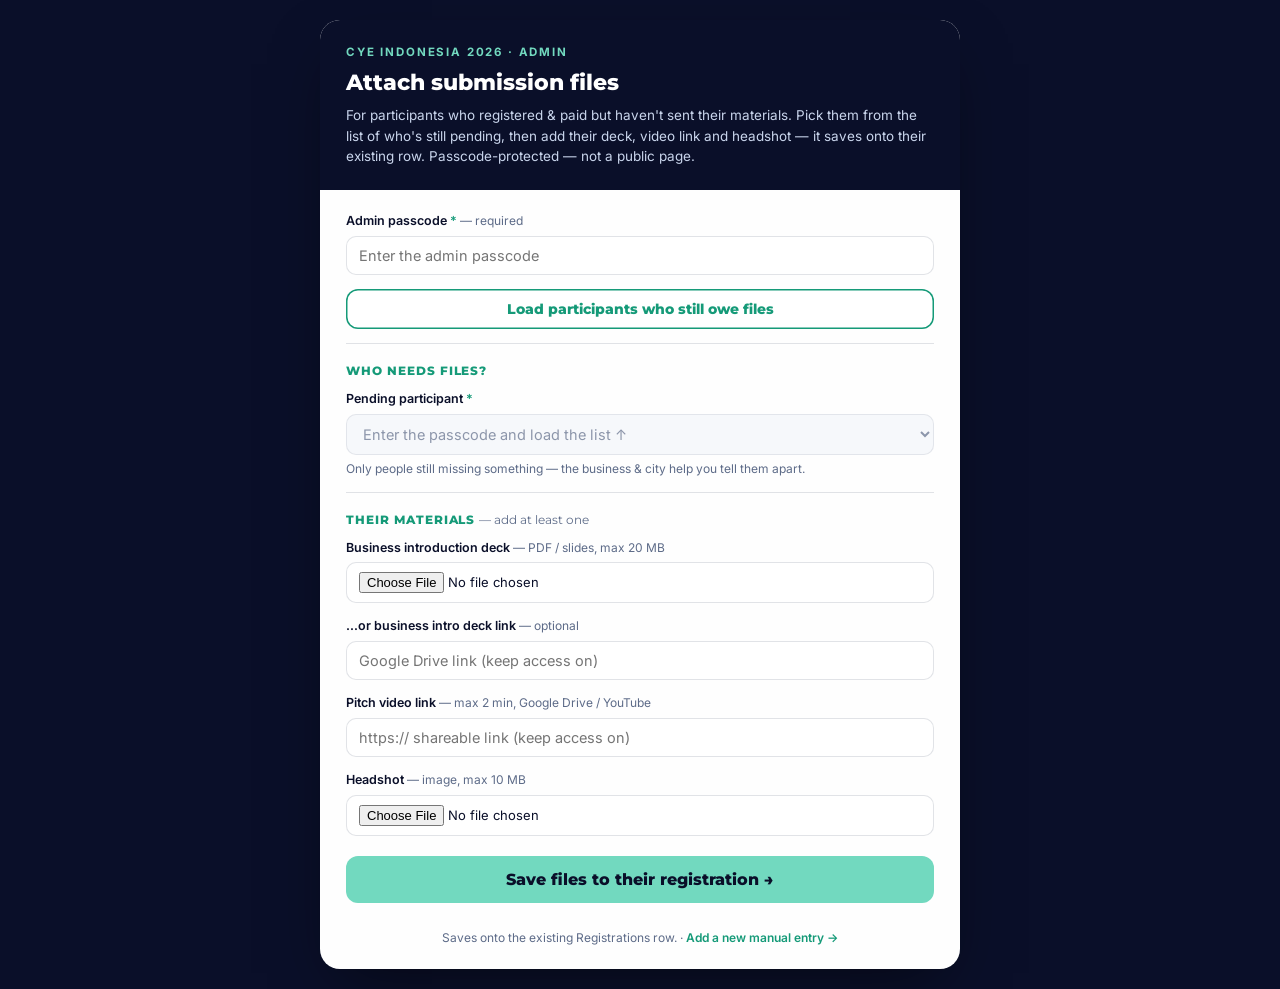
<file: admin-files.html>
<!DOCTYPE html>
<html lang="en">
<head>
<meta charset="UTF-8">
<meta name="viewport" content="width=device-width, initial-scale=1.0">
<title>Attach files — CYE Indonesia 2026 (Admin)</title>
<meta name="robots" content="noindex, nofollow">
<meta name="theme-color" content="#0a0f29">
<link rel="icon" type="image/png" href="/favicon.png">
<link rel="preconnect" href="https://fonts.googleapis.com">
<link rel="preconnect" href="https://fonts.gstatic.com" crossorigin>
<link href="https://fonts.googleapis.com/css2?family=Montserrat:wght@600;700;800;900&family=Inter:wght@400;500;600;700&display=swap" rel="stylesheet">
<style>
  :root{
    --navy:#0a0f29; --navy-2:#121a3f; --teal:#72d9bf; --teal-deep:#159a78;
    --teal-light:#a9e7d4; --mist:#e7f6f1; --mist-2:#f2fbf8; --white:#fefefe;
    --muted:#5d6b88; --line:rgba(14,26,60,.12); --err:#d23a57;
  }
  *{box-sizing:border-box;margin:0;padding:0}
  body{font-family:'Inter',system-ui,sans-serif;background:var(--navy);color:var(--navy);
    line-height:1.5;-webkit-font-smoothing:antialiased;padding:20px 14px}
  .card{max-width:640px;margin:0 auto;background:var(--white);border-radius:20px;overflow:hidden;
    box-shadow:0 24px 60px -20px rgba(0,0,0,.55)}
  .hd{background:var(--navy);color:#fff;padding:24px 26px}
  .hd .kicker{font-size:11.5px;font-weight:700;letter-spacing:.16em;text-transform:uppercase;color:var(--teal)}
  .hd h1{font-family:'Montserrat',sans-serif;font-weight:800;font-size:22px;margin:5px 0 6px}
  .hd p{font-size:13.5px;color:#c9d5ec}
  form{padding:22px 26px 8px}
  .field{display:flex;flex-direction:column;gap:5px;margin-bottom:14px}
  label{font-size:12.5px;font-weight:600;color:var(--navy)}
  label .req{color:var(--teal-deep)}
  .hint{font-size:12px;color:var(--muted);font-weight:400}
  input,select{font-family:inherit;font-size:14.5px;color:var(--navy);background:#fff;
    border:1.5px solid var(--line);border-radius:10px;padding:10px 12px;width:100%;transition:border-color .15s}
  input:focus,select:focus{outline:none;border-color:var(--teal-deep)}
  input[type=file]{padding:9px 12px;font-size:13px}
  select:disabled{background:#f4f6fa;color:var(--muted)}
  .field.err input,.field.err select{border-color:var(--err)}
  .divider{border:none;border-top:1px solid var(--line);margin:6px 0 18px}
  .sect{font-family:'Montserrat',sans-serif;font-weight:800;font-size:12px;
    letter-spacing:.08em;text-transform:uppercase;color:var(--teal-deep);margin:4px 0 10px}
  .btn{width:100%;font-family:'Montserrat',sans-serif;font-weight:800;font-size:15.5px;
    background:var(--teal);color:var(--navy);border:none;border-radius:12px;padding:14px;cursor:pointer;
    transition:filter .15s,transform .1s}
  .btn:hover{filter:brightness(1.05)}
  .btn:active{transform:translateY(1px)}
  .btn:disabled{opacity:.6;cursor:default}
  .btn.ghost{background:#fff;color:var(--teal-deep);box-shadow:inset 0 0 0 1.5px var(--teal-deep);font-size:14px;padding:11px}
  .btn.ghost:hover{background:var(--mist-2);filter:none}
  .actions{padding:6px 0 4px}
  .msg{border-radius:10px;padding:12px 14px;font-size:13.5px;font-weight:500;margin:2px 0 14px;display:none}
  .msg.ok{display:block;background:var(--mist);color:#0d5c43;border:1px solid var(--teal)}
  .msg.bad{display:block;background:#fdeef1;color:var(--err);border:1px solid #f2b8c4}
  .msg.info{display:block;background:var(--mist-2);color:#0d5c43;border:1px solid var(--teal-light)}
  .foot{padding:14px 26px 22px;font-size:12px;color:var(--muted);text-align:center}
  .foot a{color:var(--teal-deep);font-weight:600;text-decoration:none}
</style>
</head>
<body>
  <div class="card">
    <header class="hd">
      <div class="kicker">CYE Indonesia 2026 · Admin</div>
      <h1>Attach submission files</h1>
      <p>For participants who registered &amp; paid but haven't sent their materials. Pick them from the list of who's still pending, then add their deck, video link and headshot — it saves onto their existing row. Passcode-protected — not a public page.</p>
    </header>

    <form id="fform" novalidate>
      <div id="result" class="msg"></div>

      <div class="field">
        <label>Admin passcode <span class="req">*</span> <span class="hint">— required</span></label>
        <input type="password" name="passcode" autocomplete="off" placeholder="Enter the admin passcode">
      </div>
      <div class="field">
        <button type="button" class="btn ghost" id="loadBtn">Load participants who still owe files</button>
      </div>
      <hr class="divider">

      <div class="sect">Who needs files?</div>
      <div class="field">
        <label>Pending participant <span class="req">*</span></label>
        <select name="pick" id="pick" disabled>
          <option value="">Enter the passcode and load the list ↑</option>
        </select>
        <span class="hint">Only people still missing something — the business &amp; city help you tell them apart.</span>
      </div>
      <hr class="divider">

      <div class="sect">Their materials <span class="hint" style="text-transform:none;letter-spacing:0;font-weight:400">— add at least one</span></div>
      <div class="field">
        <label>Business introduction deck <span class="hint">— PDF / slides, max 20&nbsp;MB</span></label>
        <input type="file" name="plan" accept=".pdf,.ppt,.pptx,.key">
      </div>
      <div class="field">
        <label>…or business intro deck link <span class="hint">— optional</span></label>
        <input type="url" name="planlink" placeholder="Google Drive link (keep access on)">
      </div>
      <div class="field">
        <label>Pitch video link <span class="hint">— max 2 min, Google Drive / YouTube</span></label>
        <input type="url" name="videolink" placeholder="https:// shareable link (keep access on)">
      </div>
      <div class="field">
        <label>Headshot <span class="hint">— image, max 10&nbsp;MB</span></label>
        <input type="file" name="headshot" accept="image/*">
      </div>

      <div class="actions">
        <button type="submit" class="btn" id="submitBtn">Save files to their registration →</button>
      </div>
    </form>
    <div class="foot">Saves onto the existing Registrations row. · <a href="/admin">Add a new manual entry →</a></div>
  </div>

<script>
(function(){
  var ENDPOINT = 'https://script.google.com/macros/s/AKfycbwY5zaPSyDHNjbjvBsBUbMrjWd_mMPWyywfEFBIFtsgkmodhG8D9gxC9dGezsCf6iwN/exec';
  var MAX_FILE_MB = { plan: 20, headshot: 10 };
  var $ = function(s){ return document.querySelector(s); };
  var form = $('#fform'), result = $('#result'), btn = $('#submitBtn'), loadBtn = $('#loadBtn'), pick = $('#pick');

  try { var saved = localStorage.getItem('cye_admin_pass'); if (saved) form.passcode.value = saved; } catch(e){}

  function markErr(name, bad){ var el = form[name]; if (el) el.closest('.field').classList.toggle('err', !!bad); }
  function show(kind, text){ result.className = 'msg ' + kind; result.textContent = text; result.scrollIntoView({block:'nearest'}); }

  function readFileAsBase64(file){
    return new Promise(function(resolve, reject){
      var reader = new FileReader();
      reader.onload = function(){ resolve(String(reader.result).split(',')[1] || ''); };
      reader.onerror = reject;
      reader.readAsDataURL(file);
    });
  }

  function post(payload){ return fetch(ENDPOINT, { method:'POST', body: JSON.stringify(payload) }).then(function(r){ return r.json(); }); }

  // ---- load the pending list into the dropdown ----
  async function loadList(silent){
    var passcode = form.passcode.value.trim();
    markErr('passcode', false);
    if (!passcode){ if (!silent){ markErr('passcode', true); show('bad', 'Enter the admin passcode first, then load the list.'); } return; }
    loadBtn.disabled = true; var lbl = loadBtn.textContent; loadBtn.textContent = 'Loading…';
    try {
      var data = await post({ action:'pendingList', passcode:passcode });
      if (data && data.ok){
        try { localStorage.setItem('cye_admin_pass', passcode); } catch(e){}
        pick.innerHTML = '';
        if (!data.pending || !data.pending.length){
          pick.innerHTML = '<option value="">🎉 Everyone has submitted — nothing pending</option>';
          pick.disabled = true;
          show('info', 'Nice — no one is missing files right now.');
        } else {
          var ph = document.createElement('option'); ph.value=''; ph.textContent='Select a participant… ('+data.pending.length+' pending)';
          pick.appendChild(ph);
          data.pending.forEach(function(p){
            var o = document.createElement('option');
            o.value = p.ref;
            var where = [p.business, p.city].filter(Boolean).join(', ');
            o.textContent = p.name + (where ? ' · ' + where : '') + ' — needs ' + (p.missing||[]).join(', ');
            pick.appendChild(o);
          });
          pick.disabled = false;
          if (!silent) show('info', data.pending.length + ' participant(s) still owe files. Pick one below.');
        }
      } else {
        pick.disabled = true;
        if (!silent) show('bad', '✗ ' + ((data && data.error) || 'Could not load the list. Check the passcode and try again.'));
      }
    } catch(err){
      pick.disabled = true;
      if (!silent) show('bad', '✗ Could not reach the server. Check your connection and try again.');
    } finally {
      loadBtn.disabled = false; loadBtn.textContent = lbl;
    }
  }
  loadBtn.addEventListener('click', function(){ loadList(false); });
  // auto-load if a passcode is already remembered on this device
  if (form.passcode.value.trim()) loadList(true);

  // ---- attach the files to the picked participant ----
  form.addEventListener('submit', async function(e){
    e.preventDefault();
    result.className = 'msg';
    ['passcode','pick'].forEach(function(n){ markErr(n, false); });

    var passcode = form.passcode.value.trim();
    var ref = pick.value;
    var videolink = form.videolink.value.trim();
    var planlink = form.planlink.value.trim();
    var deck = form.plan.files[0] || null;
    var head = form.headshot.files[0] || null;

    var missing = false;
    if (!passcode){ markErr('passcode', true); missing = true; }
    if (!ref){ markErr('pick', true); missing = true; }
    if (missing){ show('bad', 'Enter the passcode and pick a participant from the list.'); return; }
    if (!deck && !head && !videolink && !planlink){ show('bad', 'Add at least one thing to save — a deck, a deck link, a video link, or a headshot.'); return; }

    var tooBig = null;
    if (deck && deck.size > MAX_FILE_MB.plan * 1048576) tooBig = 'The deck is over ' + MAX_FILE_MB.plan + ' MB — compress it or paste a Drive link instead.';
    if (head && head.size > MAX_FILE_MB.headshot * 1048576) tooBig = 'The headshot is over ' + MAX_FILE_MB.headshot + ' MB — please use a smaller image.';
    if (tooBig){ show('bad', tooBig); return; }

    btn.disabled = true; var label = btn.textContent; btn.textContent = 'Saving…';
    try {
      var files = [];
      if (deck) files.push({ field:'plan', name:deck.name, type:deck.type, dataBase64: await readFileAsBase64(deck) });
      if (head) files.push({ field:'headshot', name:head.name, type:head.type, dataBase64: await readFileAsBase64(head) });

      var data = await post({ action:'manualFiles', passcode:passcode, lookup:ref, videolink:videolink, planlink:planlink, files:files });
      if (data && data.ok){
        show('ok', '✓ Saved ' + (data.updated ? data.updated.join(', ') : 'files') + ' to ' + (data.name || 'the participant') + ' (' + data.ref + ').');
        ['videolink','planlink'].forEach(function(n){ form[n].value=''; });
        form.plan.value=''; form.headshot.value='';
        loadList(true); // refresh the pending list (they may now be complete)
      } else {
        show('bad', '✗ ' + ((data && data.error) || 'Something went wrong. Check the passcode and your connection, then try again.'));
      }
    } catch(err){
      show('bad', '✗ Could not reach the server (a large file on a weak connection can do this). Try again, or use a Drive link for the deck.');
    } finally {
      btn.disabled = false; btn.textContent = label;
    }
  });
})();
</script>
</body>
</html>
</file>
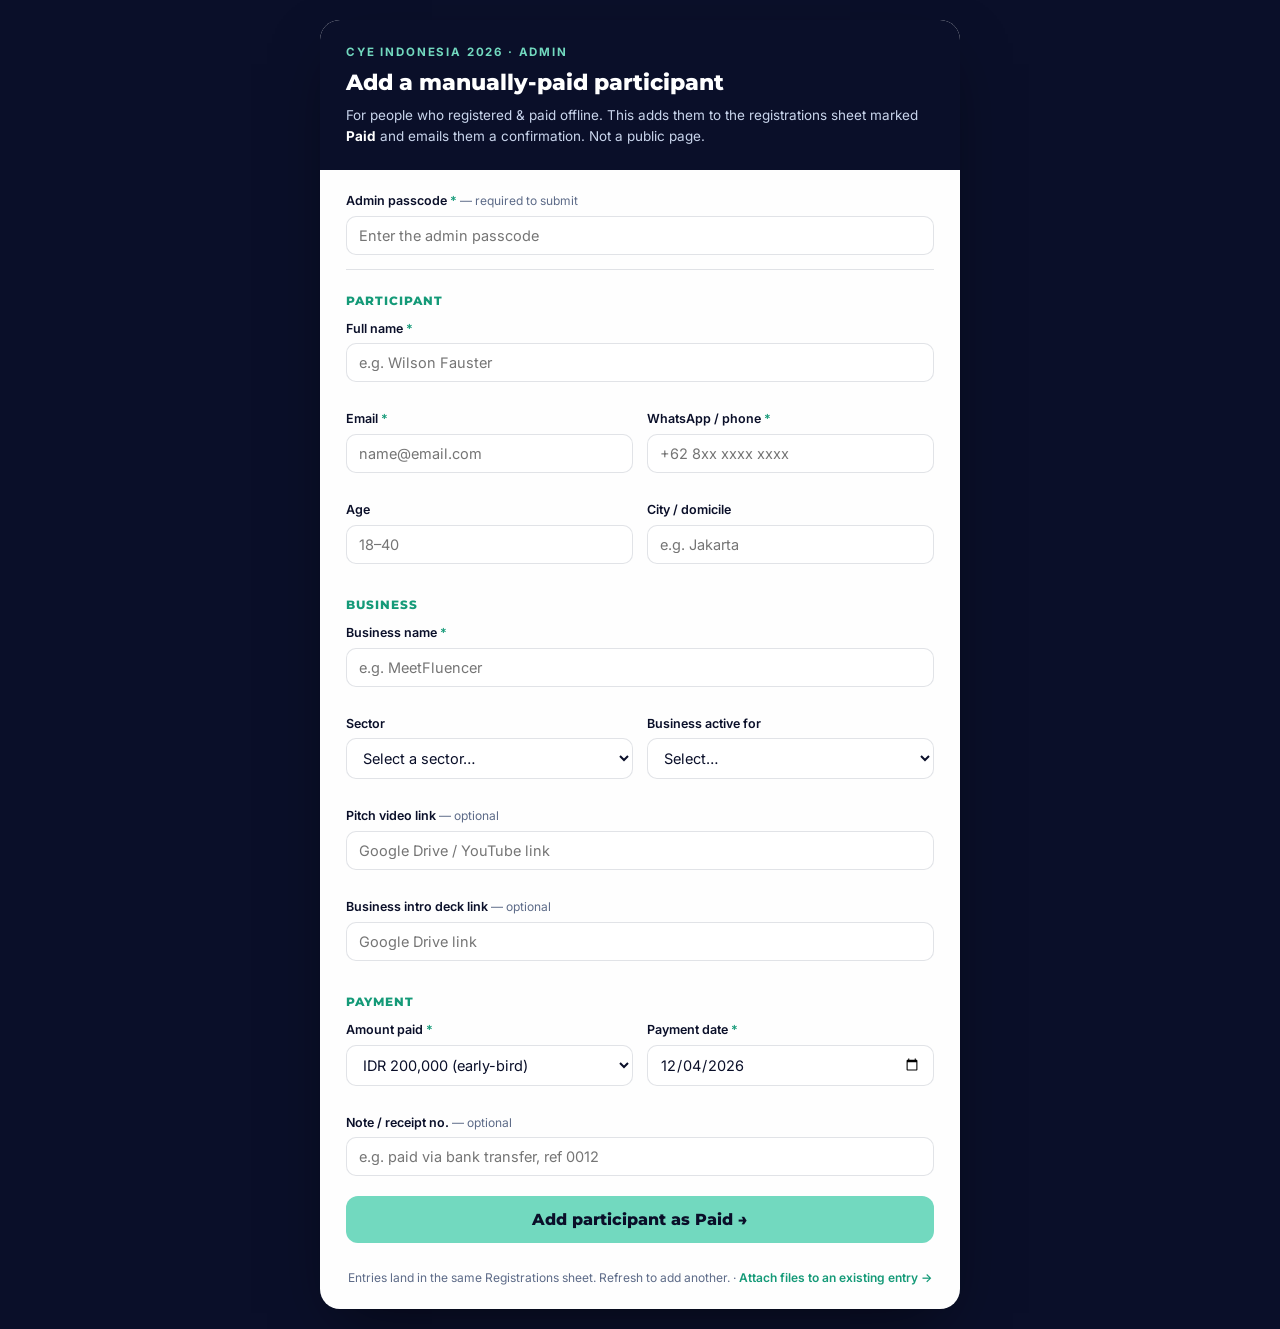
<file: admin.html>
<!DOCTYPE html>
<html lang="en">
<head>
<meta charset="UTF-8">
<meta name="viewport" content="width=device-width, initial-scale=1.0">
<title>Manual entry — CYE Indonesia 2026 (Admin)</title>
<meta name="robots" content="noindex, nofollow">
<meta name="theme-color" content="#0a0f29">
<link rel="icon" type="image/png" href="/favicon.png">
<link rel="preconnect" href="https://fonts.googleapis.com">
<link rel="preconnect" href="https://fonts.gstatic.com" crossorigin>
<link href="https://fonts.googleapis.com/css2?family=Montserrat:wght@600;700;800;900&family=Inter:wght@400;500;600;700&display=swap" rel="stylesheet">
<style>
  :root{
    --navy:#0a0f29; --navy-2:#121a3f; --teal:#72d9bf; --teal-deep:#159a78;
    --teal-light:#a9e7d4; --mist:#e7f6f1; --mist-2:#f2fbf8; --white:#fefefe;
    --muted:#5d6b88; --line:rgba(14,26,60,.12); --err:#d23a57;
  }
  *{box-sizing:border-box;margin:0;padding:0}
  body{font-family:'Inter',system-ui,sans-serif;background:var(--navy);color:var(--navy);
    line-height:1.5;-webkit-font-smoothing:antialiased;padding:20px 14px}
  .card{max-width:640px;margin:0 auto;background:var(--white);border-radius:20px;overflow:hidden;
    box-shadow:0 24px 60px -20px rgba(0,0,0,.55)}
  .hd{background:var(--navy);color:#fff;padding:24px 26px}
  .hd .kicker{font-size:11.5px;font-weight:700;letter-spacing:.16em;text-transform:uppercase;color:var(--teal)}
  .hd h1{font-family:'Montserrat',sans-serif;font-weight:800;font-size:22px;margin:5px 0 6px}
  .hd p{font-size:13.5px;color:#c9d5ec}
  form{padding:22px 26px 8px}
  .grid{display:grid;grid-template-columns:1fr 1fr;gap:14px}
  .field{display:flex;flex-direction:column;gap:5px;margin-bottom:14px}
  .field.full{grid-column:1 / -1}
  label{font-size:12.5px;font-weight:600;color:var(--navy)}
  label .req{color:var(--teal-deep)}
  .hint{font-size:12px;color:var(--muted);font-weight:400}
  input,select{font-family:inherit;font-size:14.5px;color:var(--navy);background:#fff;
    border:1.5px solid var(--line);border-radius:10px;padding:10px 12px;width:100%;transition:border-color .15s}
  input:focus,select:focus{outline:none;border-color:var(--teal-deep)}
  .field.err input,.field.err select{border-color:var(--err)}
  .radio-row{display:flex;gap:10px}
  .radio-row label{flex:1;display:flex;align-items:center;gap:8px;font-weight:500;font-size:14px;
    border:1.5px solid var(--line);border-radius:10px;padding:9px 12px;cursor:pointer}
  .radio-row input{width:auto}
  .divider{border:none;border-top:1px solid var(--line);margin:6px 0 18px}
  .sect{grid-column:1 / -1;font-family:'Montserrat',sans-serif;font-weight:800;font-size:12px;
    letter-spacing:.08em;text-transform:uppercase;color:var(--teal-deep);margin:4px 0 -4px}
  .actions{padding:6px 0 4px}
  .btn{width:100%;font-family:'Montserrat',sans-serif;font-weight:800;font-size:15.5px;
    background:var(--teal);color:var(--navy);border:none;border-radius:12px;padding:14px;cursor:pointer;
    transition:filter .15s,transform .1s}
  .btn:hover{filter:brightness(1.05)}
  .btn:active{transform:translateY(1px)}
  .btn:disabled{opacity:.6;cursor:default}
  .msg{border-radius:10px;padding:12px 14px;font-size:13.5px;font-weight:500;margin:2px 0 14px;display:none}
  .msg.ok{display:block;background:var(--mist);color:#0d5c43;border:1px solid var(--teal)}
  .msg.bad{display:block;background:#fdeef1;color:var(--err);border:1px solid #f2b8c4}
  .foot{padding:14px 26px 22px;font-size:12px;color:var(--muted);text-align:center}
  @media(max-width:520px){.grid{grid-template-columns:1fr}}
</style>
</head>
<body>
  <div class="card">
    <header class="hd">
      <div class="kicker">CYE Indonesia 2026 · Admin</div>
      <h1>Add a manually-paid participant</h1>
      <p>For people who registered &amp; paid offline. This adds them to the registrations sheet marked <b style="color:#fff">Paid</b> and emails them a confirmation. Not a public page.</p>
    </header>

    <form id="mform" novalidate>
      <div id="result" class="msg"></div>

      <div class="field full">
        <label>Admin passcode <span class="req">*</span> <span class="hint">— required to submit</span></label>
        <input type="password" name="passcode" autocomplete="off" placeholder="Enter the admin passcode">
      </div>
      <hr class="divider">

      <div class="grid">
        <div class="sect">Participant</div>
        <div class="field full"><label>Full name <span class="req">*</span></label><input name="fullname" placeholder="e.g. Wilson Fauster"></div>
        <div class="field"><label>Email <span class="req">*</span></label><input type="email" name="email" placeholder="name@email.com"></div>
        <div class="field"><label>WhatsApp / phone <span class="req">*</span></label><input name="phone" placeholder="+62 8xx xxxx xxxx"></div>
        <div class="field"><label>Age</label><input type="number" name="age" min="17" max="60" placeholder="18–40"></div>
        <div class="field"><label>City / domicile</label><input name="city" placeholder="e.g. Jakarta"></div>

        <div class="sect">Business</div>
        <div class="field full"><label>Business name <span class="req">*</span></label><input name="business" placeholder="e.g. MeetFluencer"></div>
        <div class="field"><label>Sector</label>
          <select name="sector">
            <option value="">Select a sector…</option>
            <option>Food &amp; Beverage</option><option>Retail &amp; E-commerce</option><option>Technology / SaaS</option>
            <option>Creative &amp; Media</option><option>Fashion &amp; Beauty</option><option>Health &amp; Wellness</option>
            <option>Education</option><option>Agriculture</option><option>Services</option><option>Other</option>
          </select>
        </div>
        <div class="field"><label>Business active for</label>
          <select name="duration">
            <option value="">Select…</option>
            <option value="under">Less than 3 months</option>
            <option value="3-6">3–6 months</option>
            <option value="6-12">6–12 months</option>
            <option value="1-2">1–2 years</option>
            <option value="2plus">More than 2 years</option>
          </select>
        </div>
        <div class="field full"><label>Pitch video link <span class="hint">— optional</span></label><input type="url" name="videolink" placeholder="Google Drive / YouTube link"></div>
        <div class="field full"><label>Business intro deck link <span class="hint">— optional</span></label><input type="url" name="planlink" placeholder="Google Drive link"></div>

        <div class="sect">Payment</div>
        <div class="field"><label>Amount paid <span class="req">*</span></label>
          <select name="amountSel" id="amountSel">
            <option value="200000">IDR 200,000 (early-bird)</option>
            <option value="300000">IDR 300,000 (standard)</option>
            <option value="custom">Other amount…</option>
          </select>
        </div>
        <div class="field" id="customWrap" style="display:none"><label>Custom amount (IDR)</label><input type="number" name="amountCustom" min="0" step="1000" placeholder="e.g. 150000"></div>
        <div class="field"><label>Payment date <span class="req">*</span></label><input type="date" name="paidAt"></div>
        <div class="field full"><label>Note / receipt no. <span class="hint">— optional</span></label><input name="note" placeholder="e.g. paid via bank transfer, ref 0012"></div>
      </div>

      <div class="actions">
        <button type="submit" class="btn" id="submitBtn">Add participant as Paid →</button>
      </div>
    </form>
    <div class="foot">Entries land in the same Registrations sheet. Refresh to add another. · <a href="/admin-files" style="color:var(--teal-deep);font-weight:600;text-decoration:none">Attach files to an existing entry →</a></div>
  </div>

<script>
(function(){
  var ENDPOINT = 'https://script.google.com/macros/s/AKfycbwY5zaPSyDHNjbjvBsBUbMrjWd_mMPWyywfEFBIFtsgkmodhG8D9gxC9dGezsCf6iwN/exec';
  var $ = function(s){ return document.querySelector(s); };
  var form = $('#mform'), result = $('#result'), btn = $('#submitBtn');

  // default payment date = today
  form.paidAt.value = new Date().toISOString().slice(0,10);
  // remember passcode locally so it isn't retyped every time
  try { var saved = localStorage.getItem('cye_admin_pass'); if (saved) form.passcode.value = saved; } catch(e){}

  var amountSel = $('#amountSel'), customWrap = $('#customWrap');
  amountSel.addEventListener('change', function(){
    customWrap.style.display = amountSel.value === 'custom' ? '' : 'none';
  });

  function markErr(name, bad){
    var el = form[name]; if (!el) return;
    el.closest('.field').classList.toggle('err', !!bad);
  }
  function show(kind, text){ result.className = 'msg ' + kind; result.textContent = text; result.scrollIntoView({block:'nearest'}); }

  form.addEventListener('submit', async function(e){
    e.preventDefault();
    result.className = 'msg';
    ['passcode','fullname','email','phone','business'].forEach(function(n){ markErr(n, false); });

    var amount = amountSel.value === 'custom' ? Number(form.amountCustom.value) : Number(amountSel.value);
    var required = { passcode: form.passcode.value, fullname: form.fullname.value, email: form.email.value, phone: form.phone.value, business: form.business.value };
    var missing = false;
    Object.keys(required).forEach(function(n){ if (!String(required[n]).trim()){ markErr(n, true); missing = true; } });
    if (form.email.value && !/^[^\s@]+@[^\s@]+\.[^\s@]+$/.test(form.email.value)){ markErr('email', true); missing = true; }
    if (!amount || amount <= 0){ markErr('amountCustom', true); missing = true; }
    if (missing){ show('bad', 'Please fill in the required fields (passcode, name, email, phone, business, and a valid amount).'); return; }

    var payload = {
      action: 'manualEntry',
      passcode: form.passcode.value.trim(),
      fullname: form.fullname.value.trim(), email: form.email.value.trim(), phone: form.phone.value.trim(),
      age: form.age.value.trim(), city: form.city.value.trim(),
      business: form.business.value.trim(), sector: form.sector.value, duration: form.duration.value,
      videolink: form.videolink.value.trim(), planlink: form.planlink.value.trim(),
      amount: amount, paidAt: form.paidAt.value, note: form.note.value.trim()
    };

    btn.disabled = true; var label = btn.textContent; btn.textContent = 'Adding…';
    try {
      var res = await fetch(ENDPOINT, { method:'POST', body: JSON.stringify(payload) });
      var data = {}; try { data = await res.json(); } catch(e){}
      if (data && data.ok){
        try { localStorage.setItem('cye_admin_pass', payload.passcode); } catch(e){}
        show('ok', '✓ Added ' + payload.fullname + ' as Paid (IDR ' + Number(amount).toLocaleString('en-US') + '). Ref: ' + data.ref + '. A confirmation email was sent to ' + payload.email + '.');
        // reset participant fields for the next entry, keep passcode + date
        ['fullname','email','phone','age','city','business','videolink','planlink','note'].forEach(function(n){ form[n].value=''; });
        form.sector.value=''; form.duration.value=''; amountSel.value='200000'; customWrap.style.display='none';
      } else {
        show('bad', '✗ ' + ((data && data.error) || 'Something went wrong. Check the passcode and your connection, then try again.'));
      }
    } catch(err){
      show('bad', '✗ Could not reach the server. Check your connection and try again.');
    } finally {
      btn.disabled = false; btn.textContent = label;
    }
  });
})();
</script>
</body>
</html>
</file>
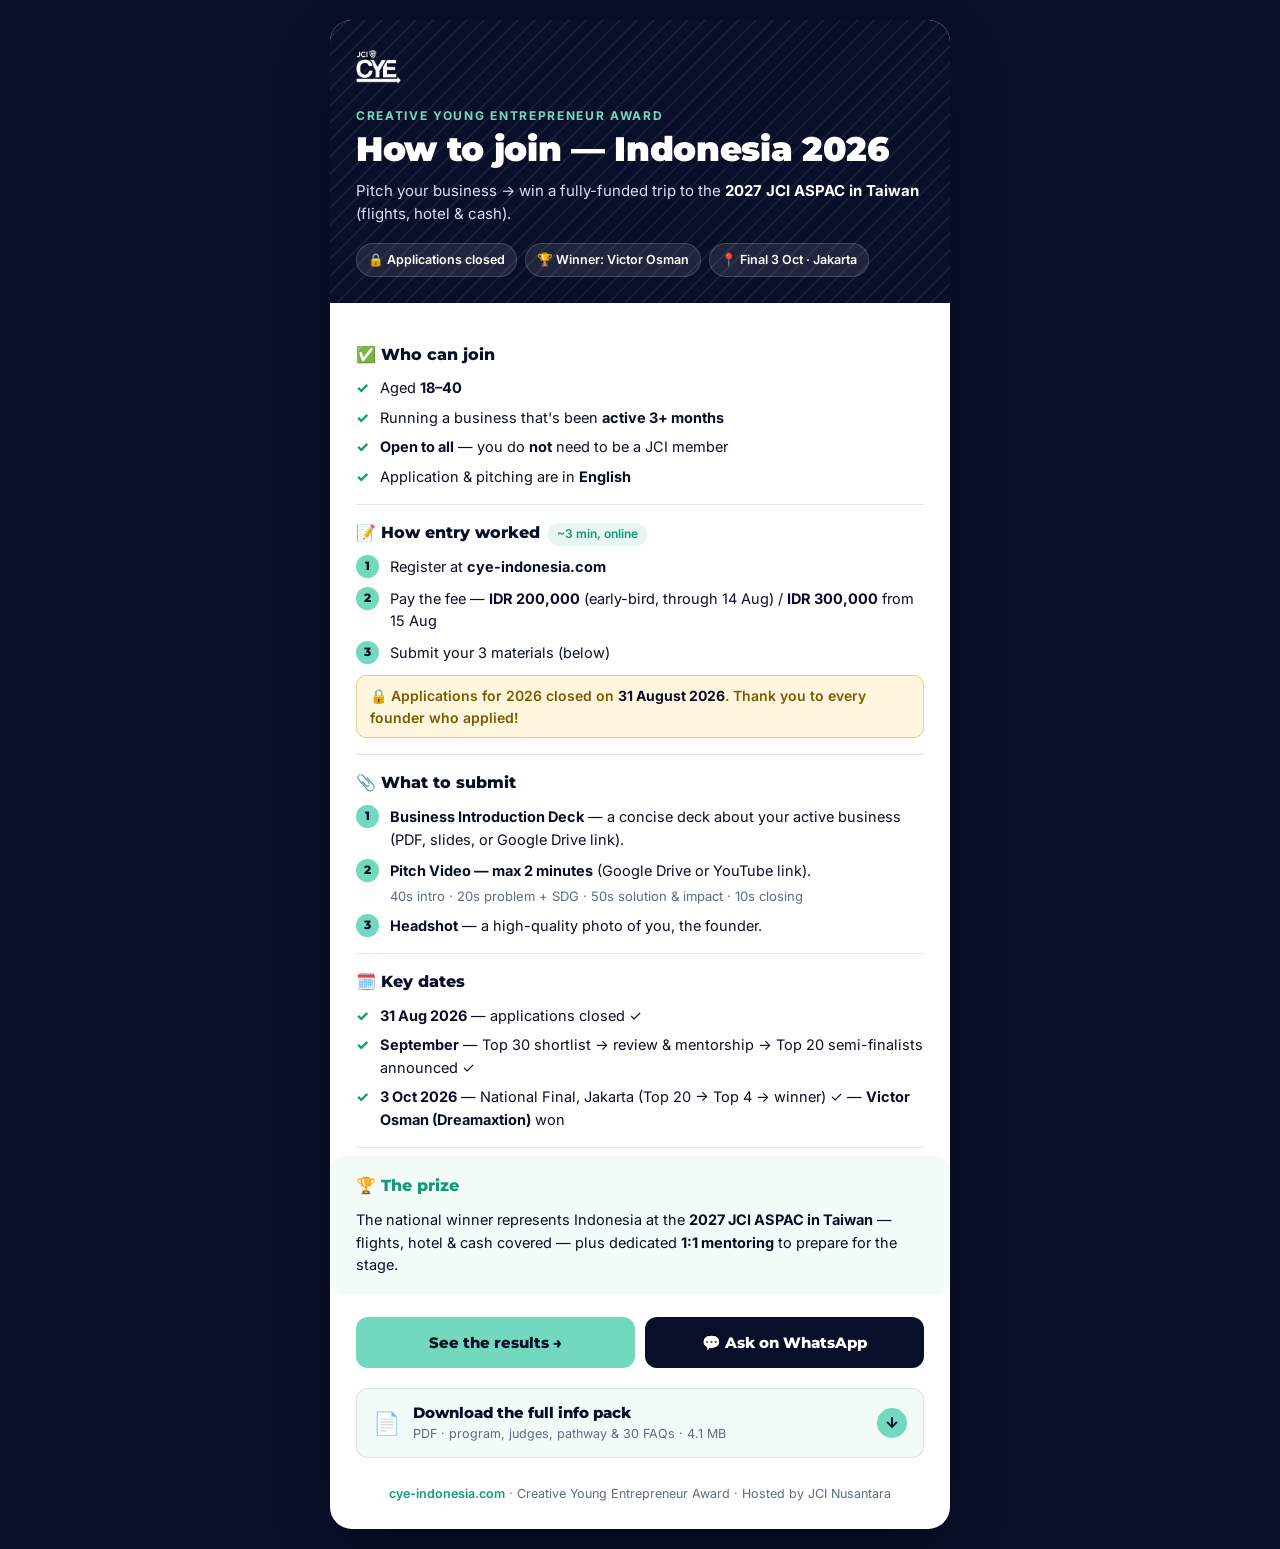
<file: join.html>
<!DOCTYPE html>
<html lang="en">
<head>
<meta charset="UTF-8">
<meta name="viewport" content="width=device-width, initial-scale=1.0">
<title>How to Join — Creative Young Entrepreneur Award Indonesia 2026</title>
<meta name="description" content="Who can join, how to enter, what to submit, key dates, and the prize — the CYE Award Indonesia 2026 at a glance. Deadline 31 August 2026.">
<link rel="canonical" href="https://cye-indonesia.com/join">
<meta name="robots" content="index, follow">
<meta property="og:title" content="How to Join — CYE Award Indonesia 2026">
<meta property="og:description" content="Who can join, how to enter, what to submit, key dates & prize — at a glance. Deadline 31 August 2026.">
<meta property="og:type" content="website">
<meta property="og:url" content="https://cye-indonesia.com/join">
<meta property="og:image" content="https://cye-indonesia.com/assets/og-image.jpg">
<meta name="theme-color" content="#0a0f29">
<link rel="icon" type="image/png" href="/favicon.png">
<link rel="preconnect" href="https://fonts.googleapis.com">
<link rel="preconnect" href="https://fonts.gstatic.com" crossorigin>
<link href="https://fonts.googleapis.com/css2?family=Montserrat:wght@600;700;800;900&family=Inter:wght@400;500;600;700&display=swap" rel="stylesheet">
<style>
  :root{
    --navy:#0a0f29; --navy-2:#121a3f; --teal:#72d9bf; --teal-deep:#159a78;
    --teal-light:#a9e7d4; --mist:#e7f6f1; --mist-2:#f2fbf8; --white:#fefefe;
    --muted:#5d6b88; --line:rgba(14,26,60,.10);
  }
  *{box-sizing:border-box;margin:0;padding:0}
  body{font-family:'Inter',system-ui,sans-serif;background:var(--navy);color:var(--navy);
    line-height:1.55;-webkit-font-smoothing:antialiased;padding:20px 14px}
  .card{max-width:620px;margin:0 auto;background:var(--white);border-radius:22px;overflow:hidden;
    box-shadow:0 24px 60px -20px rgba(0,0,0,.55)}
  /* header */
  .hd{background:var(--navy);color:#fff;padding:30px 26px 26px;position:relative;overflow:hidden}
  .hd::after{content:"";position:absolute;inset:0;opacity:.06;
    background:repeating-linear-gradient(135deg,#fff 0 2px,transparent 2px 12px)}
  .hd>*{position:relative;z-index:1}
  .hd img{height:34px;margin-bottom:16px}
  .kicker{font-size:12px;font-weight:700;letter-spacing:.14em;text-transform:uppercase;color:var(--teal)}
  .hd h1{font-family:'Montserrat',sans-serif;font-weight:900;font-size:clamp(26px,7vw,34px);
    line-height:1.1;margin:6px 0 10px;letter-spacing:-.01em}
  .hd .tag{font-size:15px;color:#d7e2f4}
  .hd .tag b{color:#fff}
  .facts{display:flex;flex-wrap:wrap;gap:8px;margin-top:18px}
  .facts span{font-size:12.5px;font-weight:600;background:rgba(255,255,255,.09);
    border:1px solid rgba(255,255,255,.16);border-radius:999px;padding:6px 11px}
  /* body */
  .bd{padding:24px 26px 8px}
  section{padding:16px 0;border-bottom:1px solid var(--line)}
  section h2{font-family:'Montserrat',sans-serif;font-weight:800;font-size:16px;margin-bottom:10px;
    display:flex;align-items:baseline;gap:8px}
  section h2 .mins{font-family:'Inter',sans-serif;font-weight:600;font-size:12px;color:var(--teal-deep);
    background:var(--mist);border-radius:999px;padding:2px 9px}
  ul{list-style:none;display:flex;flex-direction:column;gap:7px}
  ul li{position:relative;padding-left:24px;font-size:14.5px}
  ul li::before{content:"✓";position:absolute;left:0;top:0;color:var(--teal-deep);font-weight:800}
  ol{list-style:none;display:flex;flex-direction:column;gap:9px;counter-reset:s}
  ol li{position:relative;padding-left:34px;font-size:14.5px;counter-increment:s}
  ol li::before{content:counter(s);position:absolute;left:0;top:-1px;width:23px;height:23px;
    background:var(--teal);color:var(--navy);font-family:'Montserrat',sans-serif;font-weight:800;
    font-size:12px;border-radius:50%;display:flex;align-items:center;justify-content:center}
  b,strong{font-weight:700;color:var(--navy)}
  .sub{color:var(--muted);font-size:13px;margin-top:3px;display:block}
  .deadline{margin-top:11px;background:#fff6dd;border:1px solid #e6cf86;border-radius:10px;
    padding:9px 13px;font-size:14px;font-weight:600;color:#7a5c00}
  .prize{background:var(--mist-2);margin:8px -26px 0;padding:18px 26px;border:none;border-radius:14px}
  .prize h2{color:var(--teal-deep)}
  .prize p{font-size:14.5px}
  /* cta */
  .cta{display:flex;flex-wrap:wrap;gap:10px;padding:22px 0 8px}
  .btn{flex:1 1 180px;text-align:center;text-decoration:none;font-family:'Montserrat',sans-serif;
    font-weight:800;font-size:15px;padding:14px 18px;border-radius:12px;transition:transform .15s,filter .2s}
  .btn:active{transform:translateY(1px)}
  .btn.primary{background:var(--teal);color:var(--navy)}
  .btn.primary:hover{filter:brightness(1.05)}
  .btn.wa{background:var(--navy);color:#fff}
  .btn.wa:hover{background:var(--navy-2)}
  .dl-pack{display:flex;align-items:center;gap:13px;margin-top:12px;text-decoration:none;
    background:var(--mist-2);border:1px solid var(--line);border-radius:12px;padding:13px 16px;color:var(--navy);
    transition:border-color .2s,background .2s,transform .15s}
  .dl-pack:hover{border-color:var(--teal-deep);background:var(--mist)}
  .dl-pack:active{transform:translateY(1px)}
  .dl-ic{font-size:22px;line-height:1}
  .dl-pack .dl-txt{display:flex;flex-direction:column;flex:1;min-width:0}
  .dl-pack b{font-family:'Montserrat',sans-serif;font-weight:800;font-size:14.5px}
  .dl-pack .dl-sub{font-size:12.5px;color:var(--muted)}
  .dl-arrow{width:30px;height:30px;flex:none;border-radius:50%;background:var(--teal);color:var(--navy);
    display:flex;align-items:center;justify-content:center;font-weight:800;font-size:15px}
  footer{padding:18px 26px 26px;text-align:center;font-size:12.5px;color:var(--muted)}
  footer a{color:var(--teal-deep);text-decoration:none;font-weight:600}
  @media print{body{background:#fff;padding:0}.card{box-shadow:none;max-width:none}}
</style>
</head>
<body>
  <div class="card">
    <header class="hd">
      <img src="assets/cye-logo-white.png" alt="CYE — Creative Young Entrepreneur Award">
      <div class="kicker">Creative Young Entrepreneur Award</div>
      <h1>How to join — Indonesia 2026</h1>
      <p class="tag">Pitch your business → win a fully-funded trip to the <b>2027 JCI ASPAC in Taiwan</b> (flights, hotel &amp; cash).</p>
      <div class="facts">
        <span>🔒 Applications closed</span>
        <span>🏆 Winner: Victor Osman</span>
        <span>📍 Final 3 Oct · Jakarta</span>
      </div>
    </header>

    <main class="bd">
      <section>
        <h2>✅ Who can join</h2>
        <ul>
          <li>Aged <b>18–40</b></li>
          <li>Running a business that's been <b>active 3+ months</b></li>
          <li><b>Open to all</b> — you do <b>not</b> need to be a JCI member</li>
          <li>Application &amp; pitching are in <b>English</b></li>
        </ul>
      </section>

      <section>
        <h2>📝 How entry worked <span class="mins">~3 min, online</span></h2>
        <ol>
          <li>Register at <b>cye-indonesia.com</b></li>
          <li>Pay the fee — <b>IDR 200,000</b> (early-bird, through 14 Aug) / <b>IDR 300,000</b> from 15 Aug</li>
          <li>Submit your 3 materials (below)</li>
        </ol>
        <p class="deadline">🔒 Applications for 2026 closed on <b>31 August 2026</b>. Thank you to every founder who applied!</p>
      </section>

      <section>
        <h2>📎 What to submit</h2>
        <ol>
          <li><b>Business Introduction Deck</b> — a concise deck about your active business (PDF, slides, or Google Drive link).</li>
          <li><b>Pitch Video — max 2 minutes</b> (Google Drive or YouTube link).<span class="sub">40s intro · 20s problem + SDG · 50s solution &amp; impact · 10s closing</span></li>
          <li><b>Headshot</b> — a high-quality photo of you, the founder.</li>
        </ol>
      </section>

      <section>
        <h2>🗓️ Key dates</h2>
        <ul>
          <li><b>31 Aug 2026</b> — applications closed ✓</li>
          <li><b>September</b> — Top 30 shortlist → review &amp; mentorship → Top 20 semi-finalists announced ✓</li>
          <li><b>3 Oct 2026</b> — National Final, Jakarta (Top 20 → Top 4 → winner) ✓ — <b>Victor Osman (Dreamaxtion)</b> won</li>
        </ul>
      </section>

      <section class="prize">
        <h2>🏆 The prize</h2>
        <p>The national winner represents Indonesia at the <b>2027 JCI ASPAC in Taiwan</b> — flights, hotel &amp; cash covered — plus dedicated <b>1:1 mentoring</b> to prepare for the stage.</p>
      </section>

      <div class="cta">
        <a class="btn primary" href="https://cye-indonesia.com/#results">See the results →</a>
        <a class="btn wa" href="https://wa.me/6289510714664?text=Hello%2C%20I%27d%20like%20to%20know%20more%20about%20CYE%20Indonesia" target="_blank" rel="noopener">💬 Ask on WhatsApp</a>
      </div>
      <a class="dl-pack" href="assets/CYE-Indonesia-2026-Guide.pdf" download>
        <span class="dl-ic">📄</span>
        <span class="dl-txt"><b>Download the full info pack</b><span class="dl-sub">PDF · program, judges, pathway &amp; 30 FAQs · 4.1&nbsp;MB</span></span>
        <span class="dl-arrow">↓</span>
      </a>
    </main>

    <footer>
      <a href="https://cye-indonesia.com/">cye-indonesia.com</a> · Creative Young Entrepreneur Award · Hosted by JCI Nusantara
    </footer>
  </div>
</body>
</html>
</file>
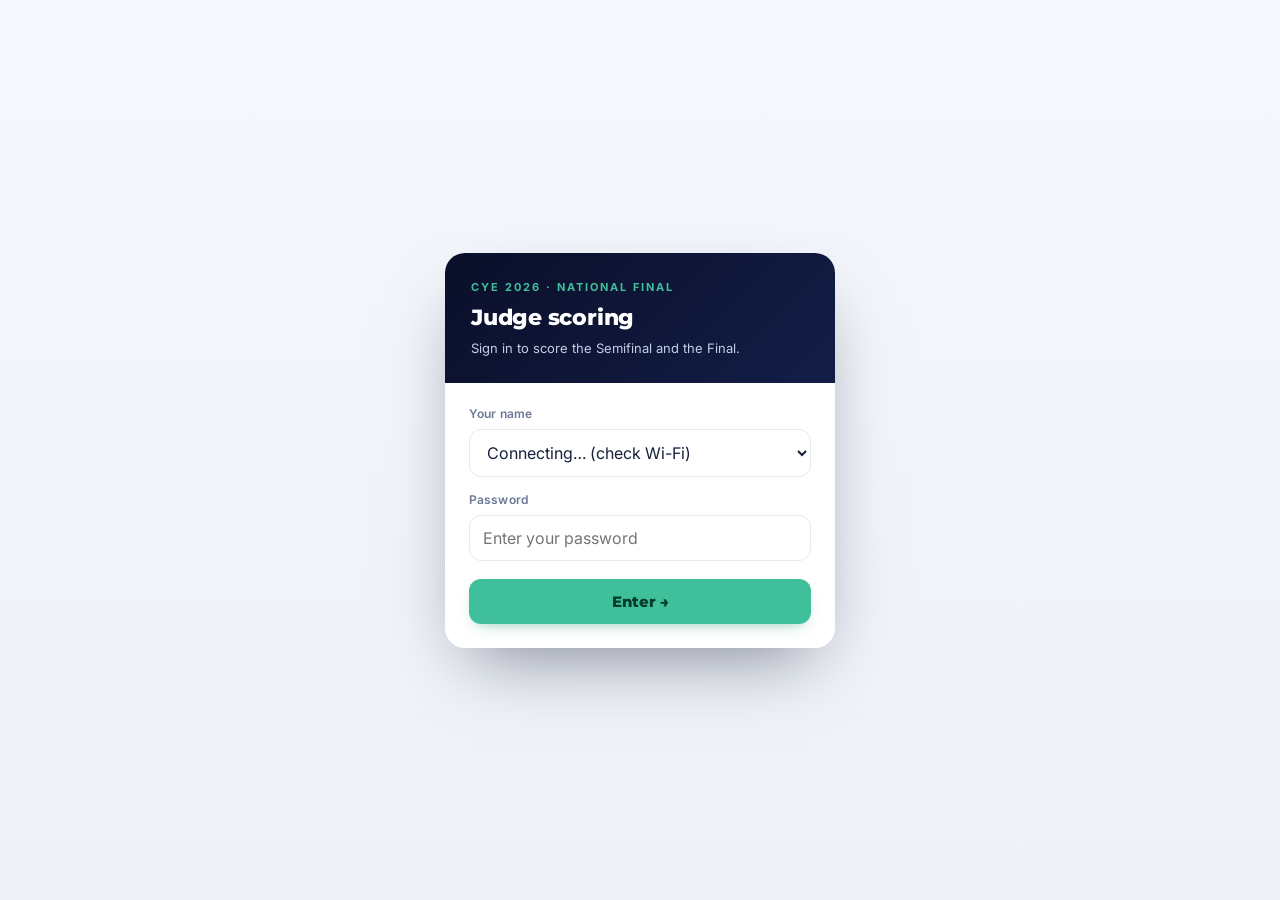
<file: judge.html>
<!DOCTYPE html>
<html lang="en">
<head>
<meta charset="UTF-8">
<meta name="viewport" content="width=device-width, initial-scale=1.0">
<title>Judge scoring — CYE Indonesia 2026</title>
<meta name="robots" content="noindex, nofollow">
<meta name="theme-color" content="#0a0f29">
<link rel="icon" type="image/png" href="/favicon.png">
<link rel="preconnect" href="https://fonts.googleapis.com">
<link rel="preconnect" href="https://fonts.gstatic.com" crossorigin>
<link href="https://fonts.googleapis.com/css2?family=Montserrat:wght@600;700;800;900&family=Inter:wght@400;500;600;700&display=swap" rel="stylesheet">
<style>
  :root{
    --navy:#0a0f29; --navy-2:#131d47; --teal:#3fbf9a; --teal-deep:#0f8f6c; --teal-soft:#eafaf4;
    --teal-line:#bfe9db; --ink:#16203a; --muted:#6b7896; --faint:#95a1bd;
    --line:#e5e9f0; --card:#ffffff; --err:#d84a63; --amber:#c98a1e; --amber-soft:#fdf6e7;
    --shadow:0 1px 2px rgba(16,24,40,.04), 0 12px 28px -18px rgba(16,24,40,.28);
  }
  *{box-sizing:border-box;margin:0;padding:0}
  body{font-family:'Inter',system-ui,sans-serif;color:var(--ink);line-height:1.5;-webkit-font-smoothing:antialiased;
    background:linear-gradient(180deg,#f5f8fc 0%,#eef2f8 100%);min-height:100vh}
  .wrap{max-width:940px;margin:0 auto;padding:0 14px 72px}
  h1,h2,.mono{font-family:'Montserrat',sans-serif}
  .num{font-family:'Montserrat',sans-serif;font-variant-numeric:tabular-nums}
  /* ---------- login ---------- */
  .login-shell{min-height:100vh;display:flex;align-items:center;justify-content:center;padding:20px}
  .login{width:100%;max-width:390px;background:var(--card);border-radius:20px;overflow:hidden;box-shadow:0 30px 70px -25px rgba(10,15,41,.5)}
  .login .hd{background:linear-gradient(135deg,var(--navy),var(--navy-2));color:#fff;padding:26px 26px 24px}
  .login .kicker{font-size:11px;font-weight:700;letter-spacing:.18em;text-transform:uppercase;color:var(--teal)}
  .login .hd h1{font-weight:800;font-size:22px;margin-top:6px;letter-spacing:-.01em}
  .login .hd p{font-size:13px;color:#c3cee6;margin-top:5px}
  .login .bd{padding:22px 24px 24px}
  label{font-size:12px;font-weight:600;color:var(--muted);display:block;margin-bottom:6px;letter-spacing:.01em}
  input,select{font-family:inherit;font-size:16px;color:var(--ink);background:#fff;border:1.5px solid var(--line);
    border-radius:12px;padding:12px 13px;width:100%;transition:border-color .15s,box-shadow .15s}
  input:focus,select:focus{outline:none;border-color:var(--teal);box-shadow:0 0 0 3px rgba(63,191,154,.15)}
  .btn{font-family:'Montserrat',sans-serif;font-weight:800;font-size:15px;background:var(--teal);color:#053b2c;
    border:none;border-radius:12px;padding:13px 18px;cursor:pointer;transition:filter .15s,transform .08s,box-shadow .15s;width:100%;
    box-shadow:0 6px 16px -8px rgba(15,143,108,.6)}
  .btn:hover{filter:brightness(1.04)} .btn:active{transform:translateY(1px)} .btn:disabled{opacity:.5;cursor:default;box-shadow:none}
  .btn.sm{width:auto;font-size:13px;padding:10px 16px}
  .btn.ghost{background:#fff;color:var(--teal-deep);box-shadow:inset 0 0 0 1.5px var(--teal-line)}
  .btn.ghost:hover{background:var(--teal-soft);filter:none}
  .btn.amber{background:#fff;color:var(--amber);box-shadow:inset 0 0 0 1.5px #ecd39a}
  .btn.amber:hover{background:var(--amber-soft);filter:none}
  .msg{border-radius:11px;padding:11px 13px;font-size:13px;font-weight:500;margin-bottom:14px;display:none}
  .msg.ok{display:block;background:var(--teal-soft);color:#0d5c43;border:1px solid var(--teal-line)}
  .msg.bad{display:block;background:#fdeef1;color:var(--err);border:1px solid #f2c0ca}
  /* ---------- top bar ---------- */
  .topbar{position:sticky;top:0;z-index:30;background:linear-gradient(135deg,var(--navy),var(--navy-2));color:#fff;
    box-shadow:0 6px 22px -10px rgba(10,15,41,.55)}
  .topbar-in{max-width:940px;margin:0 auto;padding:12px 16px;display:flex;align-items:center;gap:16px}
  .tb-title{font-weight:800;font-size:15.5px;white-space:nowrap;letter-spacing:-.01em}
  .tb-title span{display:block;font-family:'Inter',sans-serif;font-weight:600;font-size:10px;color:var(--teal);letter-spacing:.16em;text-transform:uppercase;margin-top:1px}
  .tb-prog{flex:1;min-width:60px}
  .tb-bar{height:7px;background:rgba(255,255,255,.16);border-radius:99px;overflow:hidden}
  .tb-bar span{display:block;height:100%;background:linear-gradient(90deg,var(--teal),#63d6b4);width:0;border-radius:99px;transition:width .4s ease}
  .tb-prog small{font-size:11px;color:#b9c6e4;display:block;margin-top:4px;font-weight:500}
  .tb-prog small b{color:#fff;font-weight:700}
  .tb-right{display:flex;align-items:center;gap:12px}
  .conn{display:flex;align-items:center;gap:6px;font-size:11px;color:#b9c6e4;white-space:nowrap}
  .conn .dot{width:8px;height:8px;border-radius:50%;background:var(--teal);box-shadow:0 0 0 3px rgba(63,191,154,.25)}
  .conn.off .dot{background:#e0603a;box-shadow:0 0 0 3px rgba(224,96,58,.25);animation:pulse 1.1s infinite}
  .conn.sync .dot{background:#e6b53f;box-shadow:0 0 0 3px rgba(230,181,63,.25)}
  @keyframes pulse{50%{opacity:.35}}
  .who{display:flex;align-items:center;gap:9px;white-space:nowrap}
  .who .av{width:32px;height:32px;border-radius:50%;background:rgba(63,191,154,.2);border:1px solid rgba(63,191,154,.5);
    display:flex;align-items:center;justify-content:center;font-family:'Montserrat',sans-serif;font-weight:800;font-size:13px;color:#bff0df}
  .who .nm{font-size:12.5px;font-weight:700} .who .nm span{display:block;font-weight:500;font-size:10.5px;color:#a9b7d6}
  .lnk{background:none;border:none;color:var(--teal);font:inherit;font-size:10.5px;cursor:pointer;padding:0}
  .lnk:hover{text-decoration:underline}
  /* ---------- intro ---------- */
  .intro{background:var(--card);border-radius:14px;padding:14px 18px;margin:16px 0;font-size:13px;color:var(--muted);
    border:1px solid var(--line);box-shadow:var(--shadow)}
  .intro b{color:var(--ink);font-weight:700}
  .guide-toggle{background:none;border:none;color:var(--teal-deep);font:inherit;font-weight:700;font-size:12.5px;cursor:pointer;padding:0}
  .guide-toggle:hover{text-decoration:underline}
  .guide{margin-top:10px;display:none;border-top:1px solid var(--line);padding-top:10px}
  .guide.open{display:block}
  .guide ul{list-style:none;display:grid;grid-template-columns:1fr 1fr;gap:7px 20px}
  .guide li{font-size:12px;color:var(--muted)} .guide li b{color:var(--teal-deep);font-weight:700}
  /* ---------- card ---------- */
  .pcard{background:var(--card);border:1px solid var(--line);border-radius:16px;padding:16px 18px 15px;margin-bottom:14px;
    box-shadow:var(--shadow);transition:box-shadow .18s,transform .18s,border-color .18s}
  .pcard:hover{box-shadow:0 2px 4px rgba(16,24,40,.05),0 18px 40px -20px rgba(16,24,40,.35)}
  .pcard.locked{background:linear-gradient(180deg,#fbfffd,#f4fbf8);border-color:var(--teal-line)}
  .pc-top{display:flex;align-items:center;gap:13px;margin-bottom:14px}
  .pseq{flex:none;width:38px;height:38px;border-radius:11px;background:linear-gradient(135deg,var(--navy),var(--navy-2));color:#fff;
    font-family:'Montserrat',sans-serif;font-weight:800;font-size:15px;display:flex;align-items:center;justify-content:center;letter-spacing:-.02em}
  .pcard.locked .pseq{background:linear-gradient(135deg,var(--teal-deep),var(--teal))}
  .pc-id{flex:1;min-width:0}
  .pc-name{font-weight:800;font-size:16px;line-height:1.2;letter-spacing:-.01em}
  .pc-co{font-size:12.5px;color:var(--muted);margin-top:1px}
  .pc-total{flex:none;text-align:right}
  .pc-total .tv{font-family:'Montserrat',sans-serif;font-weight:900;font-size:22px;color:var(--ink);letter-spacing:-.02em}
  .pc-total small{font-size:11px;font-weight:700;color:var(--faint)}
  .pc-status{flex:none;font-size:10.5px;font-weight:800;border-radius:999px;padding:5px 11px;text-transform:uppercase;letter-spacing:.04em}
  .st-none{background:#eef1f7;color:var(--faint)} .st-draft{background:var(--amber-soft);color:var(--amber)}
  .st-locked{background:var(--teal-soft);color:var(--teal-deep)}
  .st-reopen{background:#fff1e0;color:#b45309}
  .ct.capped{border-color:#e0a23a;background:#fff6e6;transition:none}
  .reopen-banner{display:flex;gap:10px;align-items:flex-start;background:#fff4e5;border:1px solid #f1c27d;color:#8a4b08;border-radius:12px;padding:11px 15px;margin:0 0 14px;font-size:13px;font-weight:600}
  .reopen-banner b{color:#6b3a05}
  .pc-crit{display:grid;grid-template-columns:repeat(5,1fr);gap:9px}
  .ct{background:#f8fafd;border:1px solid var(--line);border-radius:12px;padding:9px 8px 10px;text-align:center;transition:border-color .15s,background .15s}
  .ct.filled{background:var(--teal-soft);border-color:var(--teal-line)}
  .ct-lab{font-size:10px;font-weight:700;color:var(--muted);line-height:1.25;min-height:26px;display:flex;align-items:center;justify-content:center;text-transform:uppercase;letter-spacing:.02em}
  .ct-lab i{color:var(--faint);font-weight:700;font-style:normal;margin-left:2px}
  .ct-step{display:flex;align-items:center;gap:3px;margin-top:7px;background:#fff;border:1px solid var(--line);border-radius:9px;padding:2px}
  .ct.filled .ct-step{border-color:var(--teal-line)}
  .ct-step button{flex:none;width:28px;height:32px;border-radius:7px;border:none;background:transparent;font-size:18px;font-weight:700;color:var(--teal-deep);cursor:pointer;line-height:1}
  .ct-step button:hover{background:var(--teal-soft)}
  .ct-step button:active{transform:translateY(1px)}
  .ct-step input{width:100%;min-width:0;text-align:center;font-family:'Montserrat',sans-serif;font-weight:800;font-size:17px;color:var(--ink);
    border:none;padding:6px 0;background:transparent}
  .ct-step input:focus{outline:none;box-shadow:none}
  .pcard.locked .ct{background:#f4fbf8}
  .pcard.locked .ct-step{background:transparent;border-color:transparent;padding:2px 0}
  .pcard.locked .ct-step button{display:none}
  .pc-actions{display:flex;align-items:center;gap:10px;margin-top:14px}
  .pc-actions .sp{flex:1}
  .save-note{font-size:11.5px;color:var(--muted);font-weight:500}
  .save-note.ok{color:var(--teal-deep);font-weight:600}
  .save-note.err{color:var(--err);font-weight:600}
  .lockcount{font-size:11.5px;color:var(--faint);font-weight:500}
  .avgband{display:flex;align-items:center;justify-content:space-between;gap:12px;
    background:linear-gradient(100deg,var(--teal-soft),#f3fbf8);border:1px solid var(--teal-line);border-radius:12px;padding:11px 16px;margin-top:13px}
  .avgband .al{font-size:10.5px;font-weight:800;color:var(--teal-deep);text-transform:uppercase;letter-spacing:.08em}
  .avgband .note{font-size:11px;color:var(--muted);margin-top:2px}
  .avgband .av{font-family:'Montserrat',sans-serif;font-weight:900;font-size:24px;color:var(--ink);letter-spacing:-.02em;white-space:nowrap}
  .avgband .av small{font-size:12px;font-weight:700;color:var(--faint)}
  @media(max-width:640px){
    .pc-crit{grid-template-columns:repeat(2,1fr)}
    .guide ul{grid-template-columns:1fr}
    .tb-title span,.who .nm span{display:none}
    .who .nm{font-size:0} .who .nm b{font-size:12.5px}
  }
  /* ---------- rounds ---------- */
  .tb-title b{font-weight:800}
  .rounds{display:flex;gap:6px;margin:16px 0 0;background:var(--card);border:1px solid var(--line);border-radius:14px;padding:5px;box-shadow:var(--shadow)}
  .rtab{flex:1;display:flex;flex-direction:column;align-items:center;gap:1px;border:none;background:transparent;border-radius:10px;
    padding:8px 10px;cursor:pointer;font-family:'Montserrat',sans-serif;color:var(--muted);transition:background .15s,color .15s}
  .rtab b{font-weight:800;font-size:14.5px;display:flex;align-items:center;gap:6px}
  .rtab small{font-family:'Inter',sans-serif;font-size:11px;font-weight:600;color:var(--faint)}
  .rtab:hover{background:#f3f6fb}
  .rtab.on{background:linear-gradient(135deg,var(--navy),var(--navy-2));color:#fff}
  .rtab.on small{color:var(--teal)}
  .newdot{width:8px;height:8px;border-radius:50%;background:#e0603a;display:inline-block;animation:pulse 1.1s infinite}
  .notice{display:flex;gap:10px;align-items:flex-start;background:var(--teal-soft);border:1px solid var(--teal-line);color:#0d5c43;
    border-radius:12px;padding:11px 15px;margin:14px 0 0;font-size:13px;font-weight:600}
  .notice b{color:#0a4a36}
  /* password box: masked like a password field, but not one Chrome offers to save after every Lock in */
  .secret{-webkit-text-security:disc;text-security:disc}
  [hidden]{display:none!important}
</style>
</head>
<body>

<!-- LOGIN -->
<div class="login-shell" id="loginShell">
  <div class="login">
    <div class="hd"><div class="kicker">CYE 2026 · National Final</div><h1>Judge scoring</h1><p>Sign in to score the Semifinal and the Final.</p></div>
    <div class="bd">
      <div id="loginMsg" class="msg"></div>
      <div style="margin-bottom:14px"><label>Your name</label>
        <select id="loginName"><option value="">Loading judges…</option></select></div>
      <div style="margin-bottom:18px"><label>Password</label>
        <input type="text" id="loginPass" class="secret" autocomplete="off" autocapitalize="off" autocorrect="off" spellcheck="false" data-lpignore="true" data-1p-ignore placeholder="Enter your password"></div>
      <button class="btn" id="loginBtn">Enter →</button>
    </div>
  </div>
</div>

<!-- APP -->
<div id="app" hidden>
  <div class="topbar">
    <div class="topbar-in">
      <div class="tb-title"><b id="tbRound">Semifinal</b><span>CYE 2026</span></div>
      <div class="tb-prog"><div class="tb-bar"><span id="progBar"></span></div><small id="progText">—</small></div>
      <div class="tb-right">
        <div class="conn" id="conn"><span class="dot"></span><span id="connText">Online</span></div>
        <div class="who" id="who"></div>
      </div>
    </div>
  </div>
  <div class="wrap">
    <div id="appMsg" class="msg"></div>
    <div class="rounds" id="rounds" hidden>
      <button type="button" class="rtab on" data-r="semi"><b>Semifinal</b><small id="rtSemi">Top 20</small></button>
      <button type="button" class="rtab" data-r="final"><b>Final <i class="newdot" hidden></i></b><small id="rtFinal">Top 4</small></button>
    </div>
    <div class="notice" id="notice" hidden></div>
    <div class="intro">
      Score each participant on the five criteria (total <b>/100</b>), then press <b>Lock in</b>. Entries <b>save as you type</b>.
      You can <b>reopen</b> only your 3 most‑recently‑locked scores in each round. Once all judges lock a participant, its panel average appears on that card.
      &nbsp;<button class="guide-toggle" id="guideToggle">Criteria guide ▾</button>
      <div class="guide" id="guide"></div>
    </div>
    <div class="reopen-banner" id="reopenBanner" hidden></div>
    <div id="cards-semi"></div>
    <div id="cards-final" hidden></div>
  </div>
</div>

<script>
(function(){
  var ENDPOINT = 'https://script.google.com/macros/s/AKfycbwY5zaPSyDHNjbjvBsBUbMrjWd_mMPWyywfEFBIFtsgkmodhG8D9gxC9dGezsCf6iwN/exec';
  var CRIT_DESC = {
    'Community & Social Impact': 'How the business benefits society and its long-term sustainability.',
    'Business & International Impact': "Economic potential and scalability — locally and internationally.",
    'Innovation & Originality': 'Uniqueness and creative disruption of the idea.',
    'Leadership Ability': "The founder's leadership and drive.",
    'Clarity & Quality of Presentation': 'Effectiveness and clarity of the pitch, including Q&A.'
  };
  var LABEL = { semi:'Semifinal', final:'Final' };
  var $ = function(s){ return document.querySelector(s); };
  var st = { token:null, name:null, criteria:null, nJudges:6, poll:null, round:'semi', api:1,
             finalReady:null, picked:false, guideBuilt:false };
  // Each round keeps its own cards, scores, timers and refresh counters, so switching tabs can never
  // send one round's numbers (or a pending auto-save) to the other round.
  function mkRound(key, host){ return { key:key, host:host, participants:[], sig:'', scores:{}, locked:{}, locking:{}, cards:{},
    built:false, reopenable:[], reopened:[], mut:0, loadSeq:0, timers:{}, lockedCount:0, lockFailed:{}, dirty:{}, retry:null }; }
  var R = { semi:mkRound('semi',$('#cards-semi')), final:mkRound('final',$('#cards-final')) };
  function cur(){ return R[st.round]; }

  function post(b){ return fetch(ENDPOINT,{method:'POST',body:JSON.stringify(b)}).then(function(r){return r.json();}); }
  function esc(s){ return String(s==null?'':s).replace(/[&<>"]/g,function(c){return{'&':'&amp;','<':'&lt;','>':'&gt;','"':'&quot;'}[c];}); }
  function show(el,kind,text){ el.className='msg '+kind; el.textContent=text; }
  function setConn(state){ var c=$('#conn'); if(!c) return; c.className='conn'+(state==='off'?' off':state==='sync'?' sync':'');
    $('#connText').textContent = state==='off'?'Reconnecting…':state==='sync'?'Saving…':'Online'; }

  /* ---------- login ---------- */
  (function loadNames(){
    post({action:'judgeNames'}).then(function(d){
      if(!d||!d.ok) throw 0;
      if(d.closed) return showClosed();
      var sel=$('#loginName'); sel.innerHTML='<option value="">Select your name…</option>';
      (d.judges||[]).forEach(function(n){ var o=document.createElement('option'); o.value=n; o.textContent=n; sel.appendChild(o); });
    }).catch(function(){ $('#loginName').innerHTML='<option value="">Connecting… (check Wi-Fi)</option>'; setTimeout(loadNames, 4000); });
  })();

  $('#loginBtn').addEventListener('click', function(){
    var m=$('#loginMsg'); m.className='msg';
    var name=$('#loginName').value, pass=$('#loginPass').value;
    if(!name){ show(m,'bad','Select your name.'); return; }
    if(!pass){ show(m,'bad','Enter your password.'); return; }
    var b=$('#loginBtn'); b.disabled=true; b.textContent='Checking…';
    post({action:'judgeLogin', name:name, password:pass}).then(function(d){
      if(d&&d.ok){ $('#loginPass').value=''; st.token=d.token; st.name=d.name; try{localStorage.setItem('cye_judge_token',d.token);}catch(e){} enterApp(); }
      else show(m,'bad',(d&&d.error)||'Login failed.');
    }).catch(function(){ show(m,'bad','Could not reach the server.'); })
    .finally(function(){ b.disabled=false; b.textContent='Enter →'; });
  });
  $('#loginPass').addEventListener('keydown', function(e){ if(e.key==='Enter') $('#loginBtn').click(); });

  // the event is over: the backend no longer accepts judge logins or scores
  function showClosed(){
    $('#loginShell .hd p').textContent='Scoring is closed — the results are final.';
    $('#loginShell .bd').innerHTML='<div class="msg ok">Thank you, judges! Scoring for CYE Indonesia 2026 is closed.</div>'
      +'<a class="btn" href="/#results" style="display:block;text-align:center;text-decoration:none">See the results →</a>';
  }

  function logout(){ try{localStorage.removeItem('cye_judge_token');localStorage.removeItem('cye_judge_round');}catch(e){} if(st.poll) clearInterval(st.poll); location.reload(); }

  function initials(n){ var p=String(n||'').replace(/^Dr\.?\s+/i,'').trim().split(/\s+/); return ((p[0]||'')[0]||'')+((p[1]||'')[0]||''); }
  function enterApp(){
    $('#loginShell').hidden=true; $('#app').hidden=false;
    $('#who').innerHTML='<span class="av">'+esc(initials(st.name).toUpperCase())+'</span>'
      +'<span class="nm"><b>'+esc(st.name)+'</b><span>Judge</span><button class="lnk" id="logoutBtn">Log out</button></span>';
    $('#logoutBtn').addEventListener('click', logout);
    try{ if(localStorage.getItem('cye_judge_round')==='final') st.picked=true; }catch(e){}
    // the Semifinal load also tells us whether the Final has started
    load(R.semi,true).then(function(){
      if(st.finalReady && (st.picked || allLocked(R.semi))) switchRound('final', true);
      else { if(st.finalReady) document.querySelector('.rtab[data-r="final"] .newdot').hidden=false; showRound(); }
    });
    st.poll=setInterval(function(){ if(!document.hidden) load(cur(), false); }, 20000);
    document.addEventListener('visibilitychange', function(){ if(!document.hidden && cur().built) load(cur(), false); });
  }
  $('#guideToggle').addEventListener('click', function(){
    var g=$('#guide'); g.classList.toggle('open');
    this.textContent = g.classList.contains('open') ? 'Criteria guide ▴' : 'Criteria guide ▾';
  });
  [].forEach.call(document.querySelectorAll('.rtab'), function(b){
    b.addEventListener('click', function(){ switchRound(b.dataset.r, false); });
  });

  /* ---------- rounds ---------- */
  function allLocked(rs){ return rs.built && rs.participants.length>0 && rs.participants.every(function(p){ return rs.locked[p.seq]; }); }
  function switchRound(key, auto){
    if(key==='final' && !st.finalReady) return;
    if(!auto){ st.picked = key==='final'; $('#notice').hidden=true; }
    st.round=key;
    try{ localStorage.setItem('cye_judge_round', key); }catch(e){}
    if(key==='final') document.querySelector('.rtab[data-r="final"] .newdot').hidden=true;
    showRound();
    load(R[key], !R[key].built);
  }
  function showRound(){
    var k=st.round;
    R.semi.host.hidden = k!=='semi'; R.final.host.hidden = k!=='final';
    $('#tbRound').textContent = LABEL[k];
    [].forEach.call(document.querySelectorAll('.rtab'), function(b){ b.classList.toggle('on', b.dataset.r===k); });
    renderBanner(); renderProgress();
  }
  function notice(html){ var n=$('#notice'); n.hidden=false; n.innerHTML='<span>🏁</span><span>'+html+'</span>'; }
  function setFinalReady(v){
    var was=st.finalReady; st.finalReady=v;
    $('#rounds').hidden=!v;
    if(was===false && v){                                // the admin started the Final while this judge is signed in
      if(st.round==='semi' && allLocked(R.semi)){ switchRound('final', true); notice('The <b>Final</b> has started — you are now scoring the Top 4.'); }
      else if(st.round==='semi'){ document.querySelector('.rtab[data-r="final"] .newdot').hidden=false;
        notice('The <b>Final</b> has started. Finish your Semifinal scores, then open the <b>Final</b> tab.'); }
    }
    if(!v && st.round==='final'){ st.round='semi'; showRound(); }   // the admin cleared the Final line-up
  }

  // Local copy of this device's scores. A card's local copy is only used again if it holds edits the
  // server never confirmed (dirty) — so a device can't resurrect old numbers after the server changed.
  var draftKey=function(k){ return 'cye_judge_v2_drafts_'+st.name+(k==='final'?'_final':''); };
  function load(rs, first){
    rs=R[rs.key];                                               // always the round's current state (it may have been rebuilt)
    var my=++rs.loadSeq, epoch=rs.mut;
    return post({action:'judgeData', token:st.token, round:rs.key}).then(function(d){
      if(!d||!d.ok){ if(d&&/log in/i.test(d.error||'')) return logout(); setConn('off'); show($('#appMsg'),'bad',(d&&d.error)||'Could not load.'); retrySoon(rs); return; }
      setConn('online'); $('#appMsg').className='msg';
      st.api=d.api||1;
      setFinalReady(st.api>=2 && !!d.finalReady);
      if(rs.key==='final' && (st.api<2 || d.round!=='final')) return;     // backend without the Final round
      // drop stale refreshes: a newer load was issued, or a lock/reopen happened while this one was in flight
      if(rs.built && (my!==rs.loadSeq || epoch!==rs.mut)) return;
      st.criteria=d.criteria; st.nJudges=d.nJudges;
      if(!st.guideBuilt){ buildGuide(); st.guideBuilt=true; }
      var sig=(d.participants||[]).map(function(p){ return p.seq+':'+p.name; }).join('|');
      if(rs.built && sig!==rs.sig){ rs=resetRound(rs); first=true; }   // the Final line-up was changed before anyone scored it
      rs.participants=d.participants||[]; rs.sig=sig;
      if(!rs.built){ buildCards(rs); rs.built=true; first=true; }   // freshly built cards always restore saved/unsaved scores
      applyData(rs, d, first);
    }).catch(function(){ setConn('off'); retrySoon(rs); });
  }
  // a round that hasn't loaded yet (e.g. Wi-Fi blip right after sign-in) retries in 3s instead of waiting for the 20s poll
  function retrySoon(rs){ if(rs.built || rs.retry) return; rs.retry=setTimeout(function(){ rs.retry=null; load(rs, true); }, 3000); }
  function resetRound(rs){
    Object.keys(rs.timers).forEach(function(k){ clearTimeout(rs.timers[k]); });
    rs.host.innerHTML='';
    try{ localStorage.removeItem(draftKey(rs.key)); }catch(e){}
    var fresh=mkRound(rs.key, rs.host); fresh.loadSeq=rs.loadSeq; R[rs.key]=fresh; return fresh;
  }

  function buildGuide(){
    $('#guide').innerHTML='<ul>'+st.criteria.map(function(c){
      return '<li><b>'+esc(c.label)+' (/'+c.max+')</b> — '+esc(CRIT_DESC[c.label]||'')+'</li>';
    }).join('')+'</ul>';
  }
  function abbr(l){ return l.replace('Community & Social Impact','Community & Social').replace('Business & International Impact','Business & Int’l').replace('Innovation & Originality','Innovation').replace('Leadership Ability','Leadership').replace('Clarity & Quality of Presentation','Presentation'); }

  function buildCards(rs){
    var host=rs.host; host.innerHTML='';
    rs.participants.forEach(function(p){
      var card=document.createElement('div'); card.className='pcard'; card.id='card-'+rs.key+'-'+p.seq;
      var critHtml=st.criteria.map(function(c,i){
        return '<div class="ct" data-ci="'+i+'"><div class="ct-lab">'+esc(abbr(c.label))+' <i>/'+c.max+'</i></div>'
          +'<div class="ct-step"><button type="button" data-i="'+i+'" data-d="-1">−</button>'
          +'<input type="text" inputmode="numeric" autocomplete="off" placeholder="0" data-i="'+i+'" value="">'
          +'<button type="button" data-i="'+i+'" data-d="1">+</button></div></div>';
      }).join('');
      var co=esc(p.company||'—')+(rs.key==='final'&&p.semiSeq?' · Semifinal #'+p.semiSeq:'');
      card.innerHTML=
        '<div class="pc-top"><span class="pseq">'+p.seq+'</span>'
        +'<div class="pc-id"><div class="pc-name">'+esc(p.name)+'</div><div class="pc-co">'+co+'</div></div>'
        +'<div class="pc-total"><span class="tv">0</span><small>/100</small></div>'
        +'<span class="pc-status st-none">Not scored</span></div>'
        +'<div class="pc-crit">'+critHtml+'</div>'
        +'<div class="pc-actions"><span class="lockcount"></span><span class="sp"></span><span class="save-note"></span>'
        +'<button class="btn ghost sm act-draft" type="button">Save draft</button>'
        +'<button class="btn sm act-lock" type="button">Lock in</button></div>'
        +'<div class="avgband" hidden><div><div class="al">Panel average</div><div class="note"></div></div><div class="av"><span class="ava">–</span> <small>/ 100</small></div></div>';
      host.appendChild(card);

      var refs={ root:card,
        cts:[].slice.call(card.querySelectorAll('.ct')),
        inputs:[].slice.call(card.querySelectorAll('.ct-step input')),
        total:card.querySelector('.tv'), status:card.querySelector('.pc-status'),
        draftBtn:card.querySelector('.act-draft'), lockBtn:card.querySelector('.act-lock'),
        actions:card.querySelector('.pc-actions'), saveNote:card.querySelector('.save-note'),
        lockCount:card.querySelector('.lockcount'), avgband:card.querySelector('.avgband'),
        avgVal:card.querySelector('.ava'), avgNote:card.querySelector('.avgband .note') };
      rs.cards[p.seq]=refs;
      rs.scores[p.seq]=rs.scores[p.seq]||st.criteria.map(function(){return 0;});

      card.querySelectorAll('.ct-step button').forEach(function(btn){
        btn.addEventListener('click', function(){
          if(rs.locked[p.seq]||rs.locking[p.seq]) return;
          var i=+btn.dataset.i;
          applyScore(rs,p.seq,i,(rs.scores[p.seq][i]||0)+(+btn.dataset.d));
          refs.inputs[i].value=disp(rs,p.seq,i);
        });
      });
      refs.inputs.forEach(function(inp){
        var i=+inp.dataset.i;
        // Every tap starts a FRESH number: the box empties and shows the current score faintly as a hint.
        // So typed digits can never land next to an old value ("12" + "5" → 125), whatever the device —
        // iPad Safari ignores programmatic select-on-focus, which is why the earlier fix wasn't enough.
        // Leaving the box without typing keeps the old score.
        inp.addEventListener('focus', function(){
          if(rs.locked[p.seq]) return;
          this.placeholder=String((rs.scores[p.seq]||[])[i]||0);
          this.value='';
        });
        inp.addEventListener('input', function(){
          if(rs.locked[p.seq]||rs.locking[p.seq]){ this.value=disp(rs,p.seq,i); return; }
          var digits=this.value.replace(/[^0-9]/g,'');
          var raw=digits===''?0:parseInt(digits,10);
          var v=applyScore(rs,p.seq,i,raw);
          if(raw>maxOf(i)){ this.value=String(v); flashCap(refs.cts[i]); }   // over the max → snap to the max, flash the tile
          else if(this.value!==digits) this.value=digits;                     // strip anything that isn't a digit
        });
        inp.addEventListener('blur', function(){ this.placeholder='0'; this.value=disp(rs,p.seq,i); });   // show the kept score
        inp.addEventListener('keydown', function(e){
          if(e.key==='Enter'){ e.preventDefault(); var nx=refs.inputs[i+1]; if(nx) nx.focus(); else this.blur(); }
        });
      });
      refs.draftBtn.addEventListener('click', function(){ saveScore(rs,p.seq,false); });
      refs.lockBtn.addEventListener('click', function(){
        if(!confirm('Lock '+totalOf(rs,p.seq)+'/100 for '+p.name+(rs.key==='final'?' (Final)':'')+'?\nYou can reopen it only while it is one of your last 3 locked in this round.')) return;
        clearTimeout(rs.timers[p.seq]); rs.locking[p.seq]=true;   // cancel any pending auto-save so it can't land after the lock
        saveScore(rs,p.seq,true);
      });
    });
  }

  var maxOf=function(i){ return st.criteria[i].max; };
  // update the score state (clamped) + total + tile tint + autosave; does NOT touch the input text
  function applyScore(rs,seq,i,v){ v=Math.max(0,Math.min(maxOf(i),Math.round(v||0))); rs.scores[seq][i]=v; rs.dirty[seq]=true;
    var r=rs.cards[seq]; r.cts[i].classList.toggle('filled',v>0); r.total.textContent=totalOf(rs,seq);
    persistLocal(rs); scheduleDraft(rs,seq); markStatus(rs,seq); return v; }
  // what an input should show: locked → the number (even 0); editable → blank for 0 (placeholder shows it)
  function disp(rs,seq,i){ var v=(rs.scores[seq]||[])[i]||0; return rs.locked[seq] ? String(v) : (v>0 ? String(v) : ''); }
  function paint(rs,seq){ var r=rs.cards[seq];
    r.inputs.forEach(function(inp,i){ var v=(rs.scores[seq]||[])[i]||0; inp.value=disp(rs,seq,i); r.cts[i].classList.toggle('filled',v>0); });
    r.total.textContent=totalOf(rs,seq); }
  function flashCap(tile){ tile.classList.add('capped'); clearTimeout(tile._cap); tile._cap=setTimeout(function(){ tile.classList.remove('capped'); },700); }
  function isReopened(rs,seq){ return rs.reopened.indexOf(seq)>=0; }
  function nameOf(rs,seq){ var p=(rs.participants||[]).filter(function(x){return x.seq===seq;})[0]; return p?p.name:('#'+seq); }
  function renderBanner(){
    var rs=cur(), b=$('#reopenBanner'), list=rs.reopened.filter(function(q){ return !rs.locked[q]; });
    if(!list.length){ b.hidden=true; return; }
    b.hidden=false;
    b.innerHTML='<span>⚠️</span><span>You reopened <b>'+list.map(function(q){ return '#'+q+' '+esc(nameOf(rs,q)); }).join(', ')
      +'</b>. Reopened scores don’t count toward the panel average until you press <b>Lock in</b> again.</span>';
  }
  function renderProgress(){
    var rs=cur(), n=rs.participants.length;
    $('#progBar').style.width=(n?Math.round(rs.lockedCount/n*100):0)+'%';
    $('#progText').innerHTML=n?('<b>'+rs.lockedCount+'</b> of '+n+' locked'):'—';
  }
  function totalOf(rs,seq){ return (rs.scores[seq]||[]).reduce(function(s,x){return s+(+x||0);},0); }
  function persistLocal(rs){ try{ localStorage.setItem(draftKey(rs.key), JSON.stringify({s:rs.scores, d:rs.dirty})); }catch(e){} }
  // the server now holds exactly what this card shows → the local copy is no longer needed for recovery
  function markSaved(rs,seq,sent){ if(rs.dirty[seq] && String(rs.scores[seq])===String(sent)){ rs.dirty[seq]=false; persistLocal(rs); } }
  function markStatus(rs,seq){ if(rs.locked[seq]) return; var any=totalOf(rs,seq)>0; var r=rs.cards[seq];
    if(isReopened(rs,seq)){ r.status.className='pc-status st-reopen'; r.status.textContent='Reopened — lock again'; return; }
    r.status.className='pc-status '+(any?'st-draft':'st-none'); r.status.textContent=any?'Draft':'Not scored'; }

  function scheduleDraft(rs,seq){ if(rs.locked[seq]||rs.locking[seq]) return; clearTimeout(rs.timers[seq]);
    var r=rs.cards[seq]; r.saveNote.className='save-note'; r.saveNote.textContent='';
    rs.timers[seq]=setTimeout(function(){ saveScore(rs,seq,false,true); }, 2500); }   // every keystroke is already kept locally; the server copy trails a moment behind

  function saveScore(rs, seq, lock, silent){
    // an auto-save must never land on a card that is locked or mid-lock (that's what caused the false "locked" error)
    if(!lock && (rs.locked[seq]||rs.locking[seq])) return;
    if(R[rs.key]!==rs) return;                                  // this round's cards were rebuilt; the old card is gone
    var r=rs.cards[seq];
    if(!silent){ r.draftBtn.disabled=true; r.lockBtn.disabled=true; }
    // a background retry after a failed Lock in keeps the "Not locked" message on screen until it succeeds
    if(!(silent && rs.lockFailed[seq])){ r.saveNote.className='save-note'; r.saveNote.textContent=lock?'Locking…':'Saving…'; }
    setConn('sync');
    var sent=rs.scores[seq].slice();
    post({action:'saveScore', token:st.token, round:rs.key, seq:seq, expect:nameOf(rs,seq), scores:sent, lock:lock}).then(function(d){
      if(d&&d.ok){
        setConn('online');
        markSaved(rs,seq,sent);
        if(lock){ rs.mut++; rs.locking[seq]=false; rs.lockFailed[seq]=false; rs.reopened=rs.reopened.filter(function(q){return q!==seq;});
          setLockedUI(rs,seq,true); renderBanner(); r.saveNote.className='save-note ok'; r.saveNote.textContent='Locked ✓'; load(rs,false);
          // that was this judge's last Semifinal score and the Final is already open → go straight to it
          if(rs.key==='semi' && st.round==='semi' && st.finalReady && allLocked(rs)){
            switchRound('final', true); notice('Semifinal complete — you are now scoring the <b>Final</b>.');
          }
        }
        else if(!rs.locked[seq]){
          if(rs.lockFailed[seq]){ r.saveNote.className='save-note err'; r.saveNote.textContent='Back online — press Lock in again'; }
          else { r.saveNote.className='save-note ok'; r.saveNote.textContent='Saved ✓'; }
        }
      } else {
        if(lock) rs.locking[seq]=false;
        var err=(d&&d.error)||'Save failed';
        if(/log in/i.test(err)) return logout();
        if(d&&d.lineup){ rs.mut++; load(rs,true); return; }      // the line-up changed underneath this page — rebuild it
        if(/locked/i.test(err)){                                  // the server already has this one locked
          rs.mut++; if(lock){ r.saveNote.className='save-note ok'; r.saveNote.textContent='Already locked'; } else if(!rs.locked[seq]) r.saveNote.textContent='';
          load(rs,false); return;                                  // refresh so this card shows the locked numbers
        }
        r.saveNote.className='save-note err'; r.saveNote.textContent=err;
      }
    }).catch(function(){
      if(lock){ rs.locking[seq]=false; rs.lockFailed[seq]=true; }
      setConn('off'); r.saveNote.className='save-note err';
      r.saveNote.textContent = rs.lockFailed[seq] ? 'Not locked — check connection & try again' : 'Offline — will retry';
      retryDraft(rs,seq);   // keep trying in the background (also after a failed Lock in) so the server gets the scores once back online
    })
    .finally(function(){ r.draftBtn.disabled=false; r.lockBtn.disabled=false; });
  }
  // if an auto-save failed (venue wifi), try again shortly — unless the card has since been locked
  function retryDraft(rs,seq){ clearTimeout(rs.timers[seq]); rs.timers[seq]=setTimeout(function(){ saveScore(rs,seq,false,true); }, 5000); }
  function reopen(rs,seq){
    if(!confirm('Reopen your score for '+nameOf(rs,seq)+'?\nIt stops counting toward the panel average until you press Lock in again.')) return;
    var r=rs.cards[seq]; setConn('sync');
    post({action:'reopenScore', token:st.token, round:rs.key, seq:seq}).then(function(d){
      if(d&&d.ok){ rs.mut++; setConn('online'); rs.locking[seq]=false; rs.lockFailed[seq]=false;
        if(!isReopened(rs,seq)) rs.reopened.push(seq);
        setLockedUI(rs,seq,false); renderBanner(); r.saveNote.className='save-note'; r.saveNote.textContent='Edit, then Lock in again'; load(rs,false); }
      else { alert((d&&d.error)||'Could not reopen.'); load(rs,false); }
    }).catch(function(){ setConn('off'); alert('Could not reach the server.'); });
  }

  function setLockedUI(rs, seq, locked){
    var was=!!rs.locked[seq];
    rs.locked[seq]=locked; var r=rs.cards[seq];
    if(locked) clearTimeout(rs.timers[seq]);
    r.root.classList.toggle('locked', locked);
    r.inputs.forEach(function(inp){ inp.disabled=locked; });
    if(was!==locked) paint(rs,seq);   // locked shows the numbers; editable shows blanks for 0 (only repaint on a real change, so typing is never clobbered)
    if(locked){ rs.lockFailed[seq]=false; if(rs.dirty[seq]){ rs.dirty[seq]=false; persistLocal(rs); }
      r.status.className='pc-status st-locked'; r.status.textContent='Locked'; r.draftBtn.hidden=true; r.lockBtn.hidden=true; }
    else { r.draftBtn.hidden=false; r.lockBtn.hidden=false; markStatus(rs,seq); }
    refreshActionButtons(rs,seq);
  }
  function refreshActionButtons(rs,seq){
    var r=rs.cards[seq];
    var ex=r.actions.querySelector('.act-reopen'); if(ex) ex.remove();
    if(rs.locked[seq] && rs.reopenable && rs.reopenable.indexOf(seq)>=0){
      var b=document.createElement('button'); b.className='btn amber sm act-reopen'; b.type='button'; b.textContent='Reopen';
      b.addEventListener('click', function(){ reopen(rs,seq); }); r.actions.appendChild(b);
    }   // locked and outside the reopen window: the "Locked" pill already says it all
  }

  function applyData(rs, d, first){
    rs.reopenable=d.reopenable||[];
    rs.reopened=(d.reopened||[]).slice();
    var lockedCount=0;
    rs.participants.forEach(function(p){
      var seq=p.seq, r=rs.cards[seq], mine=d.mine[seq];
      if(!r) return;
      var isLocked = !!(mine && mine.locked);
      if(first){
        var draft=null, dirty=false; try{ var all=JSON.parse(localStorage.getItem(draftKey(rs.key))||'{}'); draft=(all.s||{})[seq]; dirty=!!(all.d||{})[seq]; }catch(e){}
        if(!(draft && draft.length===st.criteria.length)) draft=null;
        var serverHas = mine && mine.scores && arrSum(mine.scores)>0;
        // open card: this device's own draft is the freshest copy (it's saved on every keystroke, even offline)
        var localHas = dirty && draft && arrSum(draft)>0;
        rs.dirty[seq]=!!(localHas && !isLocked);
        var vals = isLocked ? mine.scores : (localHas ? draft : (serverHas ? mine.scores : st.criteria.map(function(){return 0;})));
        rs.scores[seq]=vals.slice();
        paint(rs,seq);
        if(rs.dirty[seq]) scheduleDraft(rs,seq);   // unsaved edits from before the reload/outage: send them to the server
      } else if(isLocked && !rs.locked[seq] && !rs.locking[seq]){
        rs.scores[seq]=mine.scores.slice();   // locked on another device — adopt the server's numbers (setLockedUI repaints)
      }
      if(rs.locking[seq]) refreshActionButtons(rs,seq);   // mid-lock: leave the lock state alone until the server answers
      else setLockedUI(rs,seq, isLocked);
      if(rs.locked[seq]) lockedCount++;
      var lc=d.lockCount[seq]||0, avg=d.average[seq];
      r.lockCount.textContent=(avg!=null?'':(lc+' of '+d.nJudges+' judges locked'));
      if(avg!=null){ r.avgband.hidden=false; r.avgVal.textContent=avg; r.avgNote.textContent='All '+d.nJudges+' locked · highest & lowest dropped'; }
      else r.avgband.hidden=true;
    });
    rs.lockedCount=lockedCount;
    $(rs.key==='final'?'#rtFinal':'#rtSemi').textContent=lockedCount+' of '+rs.participants.length+' locked';
    if(rs===cur()){ renderBanner(); renderProgress(); }
  }
  function arrSum(a){ return (a||[]).reduce(function(s,x){return s+(+x||0);},0); }

  try{ var saved=localStorage.getItem('cye_judge_token'), cut=saved?saved.lastIndexOf('|'):-1;
    if(saved && cut>0){ st.token=saved; st.name=saved.slice(0,cut); enterApp(); }   // load() signs out if the server rejects it
  }catch(e){}
})();
</script>
</body>
</html>
</file>
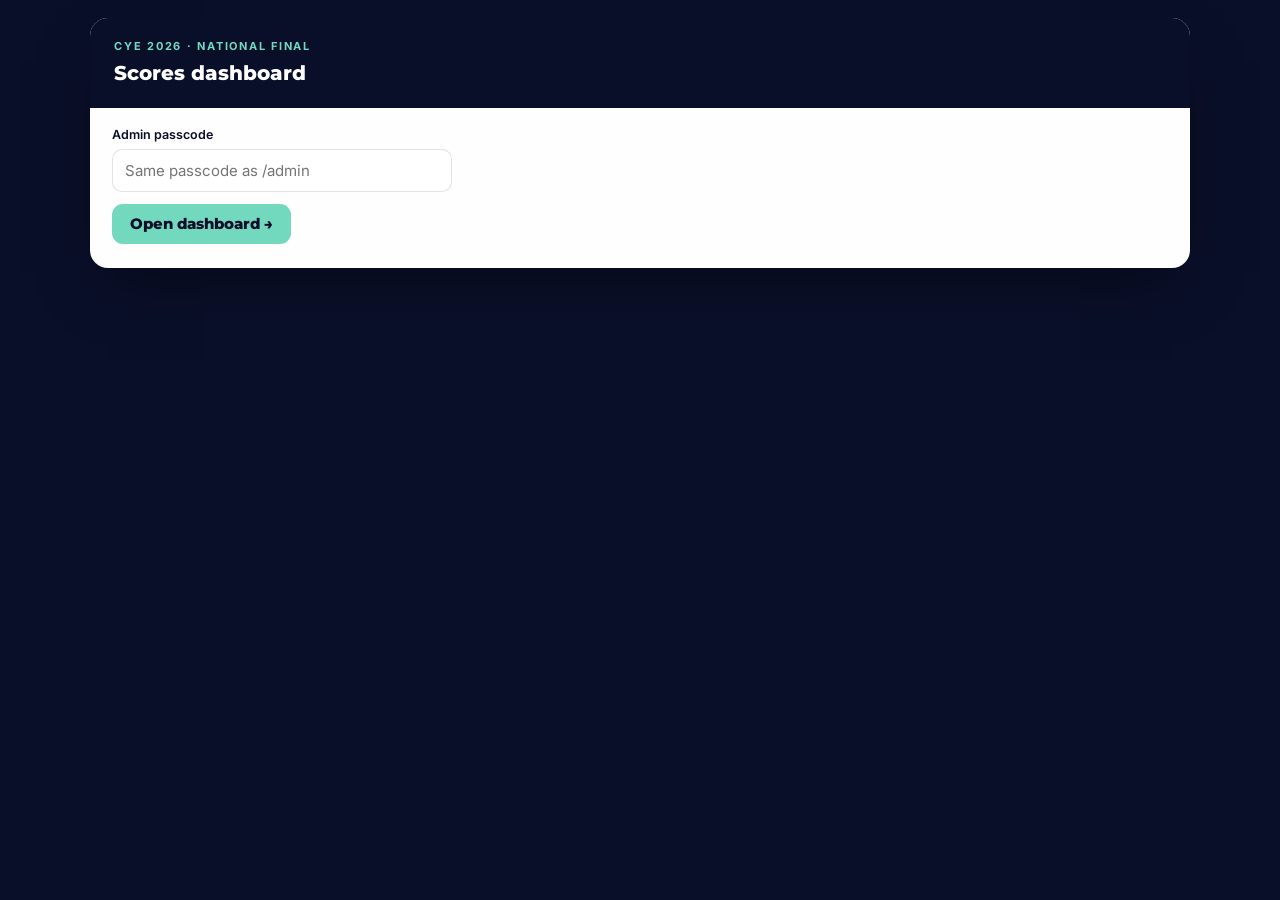
<file: scores-admin.html>
<!DOCTYPE html>
<html lang="en">
<head>
<meta charset="UTF-8">
<meta name="viewport" content="width=device-width, initial-scale=1.0">
<title>Scores dashboard — CYE Indonesia 2026 (Admin)</title>
<meta name="robots" content="noindex, nofollow">
<meta name="theme-color" content="#0a0f29">
<link rel="icon" type="image/png" href="/favicon.png">
<link rel="preconnect" href="https://fonts.googleapis.com">
<link rel="preconnect" href="https://fonts.gstatic.com" crossorigin>
<link href="https://fonts.googleapis.com/css2?family=Montserrat:wght@600;700;800;900&family=Inter:wght@400;500;600;700&display=swap" rel="stylesheet">
<style>
  :root{
    --navy:#0a0f29; --navy-2:#121a3f; --teal:#72d9bf; --teal-deep:#159a78;
    --teal-light:#a9e7d4; --mist:#e7f6f1; --mist-2:#f2fbf8; --white:#fefefe;
    --muted:#5d6b88; --line:rgba(14,26,60,.12); --err:#d23a57;
  }
  *{box-sizing:border-box;margin:0;padding:0}
  body{font-family:'Inter',system-ui,sans-serif;background:var(--navy);color:var(--navy);
    line-height:1.5;-webkit-font-smoothing:antialiased;padding:18px 14px 50px}
  .wrap{max-width:1100px;margin:0 auto}
  .card{background:var(--white);border-radius:18px;overflow:hidden;box-shadow:0 24px 60px -20px rgba(0,0,0,.5)}
  .hd{background:var(--navy);color:#fff;padding:20px 24px;display:flex;align-items:center;justify-content:space-between;gap:12px;flex-wrap:wrap}
  .hd .kicker{font-size:11px;font-weight:700;letter-spacing:.16em;text-transform:uppercase;color:var(--teal)}
  .hd h1{font-family:'Montserrat',sans-serif;font-weight:800;font-size:20px;margin-top:3px}
  .hd .meta{font-size:12.5px;color:#c9d5ec;text-align:right}
  .bd{padding:18px 22px 24px}
  label{font-size:12.5px;font-weight:600;display:block;margin-bottom:5px}
  input{font-family:inherit;font-size:15px;border:1.5px solid var(--line);border-radius:10px;padding:11px 12px;width:100%}
  input:focus{outline:none;border-color:var(--teal-deep)}
  .btn{font-family:'Montserrat',sans-serif;font-weight:800;font-size:14.5px;background:var(--teal);color:var(--navy);
    border:none;border-radius:11px;padding:11px 18px;cursor:pointer}
  .btn:hover{filter:brightness(1.05)} .btn.ghost{background:#fff;color:var(--teal-deep);box-shadow:inset 0 0 0 1.5px var(--teal-deep)}
  .msg{border-radius:10px;padding:11px 13px;font-size:13px;font-weight:500;margin-bottom:12px;display:none}
  .msg.bad{display:block;background:#fdeef1;color:var(--err);border:1px solid #f2b8c4}
  .toolbar{display:flex;align-items:center;gap:14px;flex-wrap:wrap;margin-bottom:14px;font-size:13px;color:var(--muted)}
  .toolbar .sp{flex:1}
  .summary{font-size:13.5px;color:var(--navy);margin-bottom:12px}
  .summary b{font-family:'Montserrat',sans-serif}
  .tablewrap{overflow-x:auto;border:1px solid var(--line);border-radius:12px}
  table{border-collapse:collapse;width:100%;font-size:13px;min-width:760px}
  th,td{padding:9px 10px;text-align:center;border-bottom:1px solid var(--line);white-space:nowrap}
  th{background:var(--mist-2);font-family:'Montserrat',sans-serif;font-weight:700;font-size:11.5px;color:var(--navy);
    position:sticky;top:0;text-transform:uppercase;letter-spacing:.03em}
  td.name,th.name{text-align:left;white-space:normal;min-width:170px}
  td.seq,th.seq{width:34px}
  .nm{font-weight:700} .co{font-size:11.5px;color:var(--muted)}
  .jt{font-variant-numeric:tabular-nums}
  .jt.unlocked{color:#b0b8c6} .jt.none{color:#d2d7df}
  .jt.hi{background:#eaf7f1;border-radius:6px;font-weight:700}
  .jt.lo{background:#fdeef1;border-radius:6px;font-weight:700}
  .avg{font-family:'Montserrat',sans-serif;font-weight:800;font-size:14px}
  .avg.pending{color:#c3cad8;font-weight:600;font-family:'Inter',sans-serif;font-size:12px}
  .rank{display:inline-block;min-width:22px;font-family:'Montserrat',sans-serif;font-weight:800}
  .rank.top{color:var(--teal-deep)}
  .tie{display:inline-block;margin-left:5px;font-size:9.5px;font-weight:800;letter-spacing:.04em;text-transform:uppercase;color:#b45309;background:#fff1e0;border-radius:99px;padding:1px 6px;vertical-align:middle}
  .jt.reopened{color:#b45309;font-style:italic}
  tr.prow{cursor:pointer} tr.prow:hover td{background:var(--mist-2)}
  .detail td{background:#fbfdff;text-align:left;padding:0}
  .dinner{padding:10px 14px}
  .dtable{min-width:0;width:auto;font-size:12px}
  .dtable th,.dtable td{border:none;padding:4px 10px;text-align:center}
  .dtable td.dj{text-align:left;font-weight:600}
  .legend{font-size:11.5px;color:var(--muted);margin-top:10px}
  .legend .hi{background:#eaf7f1;padding:1px 6px;border-radius:5px}
  .legend .lo{background:#fdeef1;padding:1px 6px;border-radius:5px}
  /* rounds + Final line-up */
  .rounds{display:inline-flex;gap:4px;background:var(--mist-2);border:1px solid var(--line);border-radius:12px;padding:4px;margin-bottom:14px}
  .rtab{border:none;background:transparent;border-radius:9px;padding:8px 18px;font-family:'Montserrat',sans-serif;font-weight:800;font-size:13.5px;color:var(--muted);cursor:pointer}
  .rtab.on{background:var(--navy);color:#fff}
  .lineup{border:1.5px solid var(--teal);background:var(--mist-2);border-radius:14px;padding:16px 18px;margin-bottom:16px}
  .lu-k{font-size:11px;font-weight:800;letter-spacing:.14em;text-transform:uppercase;color:var(--teal-deep)}
  .lineup h2{font-family:'Montserrat',sans-serif;font-weight:800;font-size:17px;margin:2px 0 4px}
  .lineup p{font-size:13px;color:var(--muted);margin-bottom:12px}
  .lu-picks{display:grid;grid-template-columns:repeat(2,1fr);gap:10px 14px}
  .lu-picks label{font-size:11.5px;color:var(--muted);margin:0}
  .lu-picks select{font-family:inherit;font-size:13.5px;width:100%;border:1.5px solid var(--line);border-radius:10px;padding:9px 8px;background:#fff;margin-top:4px}
  .lu-list{list-style:none;display:grid;grid-template-columns:repeat(4,1fr);gap:10px}
  .lu-list li{background:#fff;border:1px solid var(--line);border-radius:10px;padding:9px 11px;font-size:13px}
  .lu-list li b{display:block;font-family:'Montserrat',sans-serif}
  .lu-list .n{font-size:10.5px;font-weight:800;color:var(--teal-deep);letter-spacing:.06em;text-transform:uppercase}
  .lu-warn{background:#fff6e6;border:1px solid #f1c27d;color:#8a4b08;border-radius:10px;padding:9px 12px;font-size:12.5px;font-weight:600;margin-top:12px}
  .lu-actions{display:flex;gap:10px;align-items:center;flex-wrap:wrap;margin-top:12px}
  .lu-actions .note{font-size:12px;color:var(--muted)}
  .btn:disabled{opacity:.45;cursor:default;filter:none}
  .btn.danger{background:#fff;color:var(--err);box-shadow:inset 0 0 0 1.5px #f2b8c4}
  .empty{background:var(--mist-2);border:1px dashed var(--line);border-radius:12px;padding:22px;text-align:center;font-size:14px;color:var(--muted);margin-bottom:12px}
  .win{display:inline-block;margin-left:6px;font-size:10px;font-weight:800;letter-spacing:.05em;text-transform:uppercase;color:#7a5200;background:#ffe9a8;border-radius:99px;padding:2px 8px;vertical-align:middle}
  @media(max-width:760px){.lu-list{grid-template-columns:1fr 1fr}}
  @media(max-width:520px){.lu-picks{grid-template-columns:1fr}}
  /* insights */
  .ins-top{display:flex;align-items:center;justify-content:space-between;gap:10px;flex-wrap:wrap;margin-bottom:8px}
  .itabs{display:inline-flex;gap:4px;background:var(--mist-2);border:1px solid var(--line);border-radius:12px;padding:4px}
  .itab{border:none;background:transparent;border-radius:9px;padding:7px 14px;font-family:'Montserrat',sans-serif;font-weight:800;font-size:12.5px;color:var(--muted);cursor:pointer}
  .itab.on{background:var(--teal-deep);color:#fff}
  .ins-sec{margin:18px 0 26px}
  .ins-sec h2{font-family:'Montserrat',sans-serif;font-weight:800;font-size:17px;margin-bottom:4px}
  .ins-sec .lead{font-size:13px;color:var(--muted);margin-bottom:12px;max-width:860px}
  .jgrid{display:grid;grid-template-columns:repeat(auto-fill,minmax(min(100%,300px),1fr));gap:12px}
  .jcard{border:1px solid var(--line);border-radius:12px;padding:12px 14px;background:#fff}
  .jcard h3{font-family:'Montserrat',sans-serif;font-weight:800;font-size:14px}
  .jnums{display:flex;gap:6px 14px;flex-wrap:wrap;font-size:12px;color:var(--muted);margin:5px 0 8px}
  .jnums b{color:var(--navy);font-family:'Montserrat',sans-serif;font-size:14px}
  .jnums em{font-style:normal;font-weight:700} .jnums em.up{color:var(--teal-deep)} .jnums em.down{color:var(--err)}
  .strip{position:relative;height:16px;margin:2px 0 10px;background:var(--mist-2);border-radius:99px}
  .strip .rng{position:absolute;top:4px;height:8px;background:var(--teal-light);border-radius:99px}
  .strip .pan{position:absolute;top:-3px;bottom:-3px;width:2px;margin-left:-1px;background:var(--navy);opacity:.35}
  .strip .dot{position:absolute;top:1px;width:14px;height:14px;margin-left:-7px;border-radius:50%;background:var(--teal-deep);border:2px solid #fff}
  .jstyle{font-size:12.5px;line-height:1.45}
  .lu-warn ul{margin:6px 0 0 18px;font-weight:500}
  .bars{display:grid;gap:9px;max-width:720px}
  .bar{display:grid;grid-template-columns:230px 1fr 104px;gap:10px;align-items:center;font-size:13px}
  .bar .tr{height:10px;background:var(--mist-2);border-radius:99px;overflow:hidden}
  .bar .fl{display:block;height:100%;background:var(--teal-deep);border-radius:99px}
  .bar .v{font-variant-numeric:tabular-nums;color:var(--muted);text-align:right}
  table.ins td.c{font-variant-numeric:tabular-nums}
  table.ins td.c.s-hi{background:#e3f6ee;font-weight:700} table.ins td.c.s-lo{background:#fdeef1}
  table.ins tr.sel td{background:#fff8e1}
  .st{font-family:'Montserrat',sans-serif;font-weight:800}
  .lnk{border:none;background:none;color:var(--teal-deep);font-weight:700;font-size:12.5px;cursor:pointer;font-family:inherit}
  .fb{border:1.5px solid var(--teal);border-radius:14px;padding:16px 18px;background:var(--mist-2);scroll-margin-top:12px}
  .fb-hd{display:flex;justify-content:space-between;gap:12px;flex-wrap:wrap;align-items:flex-start;margin-bottom:12px}
  .fb-hd h3{font-family:'Montserrat',sans-serif;font-weight:800;font-size:18px;margin-top:2px}
  .fb-pick{display:flex;gap:8px;flex-wrap:wrap;align-items:center}
  .fb-pick select{font-family:inherit;font-size:13.5px;border:1.5px solid var(--line);border-radius:10px;padding:9px 8px;background:#fff;max-width:280px}
  .tiles{display:grid;grid-template-columns:repeat(auto-fill,minmax(min(100%,118px),1fr));gap:10px;margin-bottom:14px}
  .tile{background:#fff;border:1px solid var(--line);border-radius:12px;padding:10px 12px}
  .tile .k{font-size:10.5px;font-weight:800;letter-spacing:.08em;text-transform:uppercase;color:var(--teal-deep)}
  .tile .b{font-family:'Montserrat',sans-serif;font-weight:800;font-size:19px;line-height:1.25;margin:2px 0}
  .tile .s{font-size:11.5px;color:var(--muted);line-height:1.35}
  .fb .tablewrap{background:#fff}
  table.fbt{min-width:600px}
  table.fbt td:first-child,table.fbt th:first-child{text-align:left}
  .rel{display:inline-flex;align-items:center;gap:7px} .rel i{display:inline-block;width:70px;height:7px;background:var(--mist);border-radius:99px;overflow:hidden}
  .rel i b{display:block;height:100%;background:var(--teal-deep)}
  .sw{display:grid;grid-template-columns:1fr 1fr;gap:10px;margin:14px 0}
  .sw div{background:#fff;border:1px solid var(--line);border-radius:12px;padding:10px 12px;font-size:13px}
  .sw b{display:block;font-family:'Montserrat',sans-serif;font-size:12px;letter-spacing:.06em;text-transform:uppercase;color:var(--teal-deep);margin-bottom:3px}
  .sw .dev b{color:#b45309}
  .fb pre{white-space:pre-wrap;font-family:inherit;font-size:12.5px;background:#fff;border:1px solid var(--line);border-radius:10px;padding:12px;margin-top:8px;max-height:360px;overflow:auto}
  .fb details summary{cursor:pointer;font-size:12.5px;font-weight:700;color:var(--teal-deep)}
  @media(max-width:620px){.bar{grid-template-columns:1fr 92px}.bar .tr{grid-column:1/-1;grid-row:2}.sw{grid-template-columns:1fr}}
  .ins-dl{display:flex;gap:8px;flex-wrap:wrap}
  .take{background:var(--mist-2);border:1.5px solid var(--teal);border-radius:14px;padding:14px 18px;margin-top:10px}
  .take ul{margin:4px 0 0 18px;font-size:13.5px;line-height:1.5} .take li{margin:6px 0}
  .toc{display:flex;flex-wrap:wrap;gap:6px;margin:2px 0 0}
  .toc a{font-size:12px;font-weight:700;color:var(--teal-deep);background:#fff;border:1px solid var(--line);border-radius:99px;padding:4px 11px;text-decoration:none}
  .toc a:hover{border-color:var(--teal-deep)}
  .mini-h{font-family:'Montserrat',sans-serif;font-weight:800;font-size:13.5px;margin:18px 0 8px}
  .sstrip{position:relative;height:86px;margin:8px 8px 24px;border-bottom:1.5px solid var(--line)}
  .sd{position:absolute;width:12px;height:12px;margin-left:-6px;border-radius:50%;background:#b7c0d1;border:2px solid #fff;box-sizing:content-box}
  .sd.fin{background:var(--teal-deep)}
  .sd-key{display:inline-block;width:10px;height:10px;border-radius:50%;background:#b7c0d1;vertical-align:-1px} .sd-key.fin{background:var(--teal-deep)}
  .scut{position:absolute;top:0;bottom:0;width:0;border-left:1.5px dashed var(--err)}
  .scut em{position:absolute;top:-3px;left:5px;font-size:10.5px;font-style:normal;font-weight:700;color:var(--err);white-space:nowrap}
  .saxis{position:absolute;left:0;right:0;bottom:-19px;height:14px}
  .tk{position:absolute;transform:translateX(-50%);font-size:10.5px;color:var(--muted)}
  .loo{margin:0 0 0 18px;font-size:13px} .loo li{margin:3px 0}
  td.pos{color:var(--teal-deep);font-weight:700} td.neg{color:var(--err);font-weight:700}
  table.heat{min-width:640px} table.heat td.h1{background:#eef9f4} table.heat td.h2{background:#d5f1e5;font-weight:700}
  table.heat td.l1{background:#fdf1f3} table.heat td.l2{background:#f9d9df;font-weight:700}
  table.ins tr.hl td{background:#fff8e1}
  table.ins.close{min-width:620px}
  .dis-wrap{border:1px solid var(--line);border-radius:12px;padding:8px 14px 4px;background:#fff}
  .dis-ax{display:flex;justify-content:space-between;font-size:10.5px;color:var(--muted);margin-left:242px;padding:0 12px}
  .dis{display:grid;grid-template-columns:230px 1fr;gap:12px;align-items:center;padding:9px 0;border-top:1px solid var(--line)}
  .dis-t{position:relative;height:28px;background:var(--mist-2);border-radius:99px;margin:0 12px}
  .dis-t .mid{position:absolute;left:50%;top:4px;bottom:4px;width:1px;background:rgba(14,26,60,.18)}
  .jd{position:absolute;top:3px;width:22px;height:22px;margin-left:-11px;border-radius:50%;background:var(--navy);color:#fff;font-size:10.5px;font-weight:800;
    display:flex;align-items:center;justify-content:center;font-family:'Montserrat',sans-serif;opacity:.88;border:1.5px solid #fff;box-sizing:content-box}
  @media(max-width:620px){.dis{grid-template-columns:1fr;gap:4px}.dis-ax{margin-left:0}}
  .secret{-webkit-text-security:disc;text-security:disc}   /* masked, but not a field Chrome keeps offering to save */
  [hidden]{display:none!important}
</style>
</head>
<body>
<div class="wrap">
  <div class="card">
    <header class="hd">
      <div><div class="kicker">CYE 2026 · National Final</div><h1>Scores dashboard</h1></div>
      <div class="meta" id="meta" hidden></div>
    </header>
    <div class="bd">
      <div id="msg" class="msg"></div>

      <div id="loginView">
        <div style="max-width:340px">
          <label>Admin passcode</label>
          <input type="text" id="pass" class="secret" autocomplete="off" autocapitalize="off" autocorrect="off" spellcheck="false" data-lpignore="true" data-1p-ignore placeholder="Same passcode as /admin">
          <div style="height:12px"></div>
          <button class="btn" id="loginBtn">Open dashboard →</button>
        </div>
      </div>

      <div id="dash" hidden>
        <div class="rounds" id="rounds" hidden>
          <button type="button" class="rtab on" data-r="semi">Semifinal</button>
          <button type="button" class="rtab" data-r="final">Final</button>
          <button type="button" class="rtab" data-r="insights">Insights</button>
        </div>
        <div id="scoresView">
        <div class="lineup" id="lineup" hidden></div>
        <div class="empty" id="finalEmpty" hidden>The Final hasn't started yet. Pick the Top 4 on the <b>Semifinal</b> tab and press <b>Start the Final</b>.</div>
        <div class="summary" id="summary"></div>
        <div class="toolbar">
          <label style="display:flex;align-items:center;gap:7px;margin:0;font-weight:600;color:var(--navy)">
            <input type="checkbox" id="sortAvg" style="width:auto"> Sort by average (ranking)</label>
          <label style="display:flex;align-items:center;gap:7px;margin:0;font-weight:600;color:var(--navy)">
            <input type="checkbox" id="autoref" checked style="width:auto"> Auto-refresh</label>
          <span class="sp"></span>
          <button class="btn ghost" id="refreshBtn">Refresh</button>
        </div>
        <div class="tablewrap" id="tblwrap"><table id="tbl"></table></div>
        <div class="legend">Average = each judge's total, drop the <span class="hi">highest</span> &amp; <span class="lo">lowest</span>, average the rest (with all 6 judges, the middle 4). It appears only once every judge has locked that participant. Tap a row for the per-criterion breakdown.</div>
        </div>
        <div id="insights" hidden></div>
      </div>
    </div>
  </div>
</div>

<script>
(function(){
  var ENDPOINT = 'https://script.google.com/macros/s/AKfycbwY5zaPSyDHNjbjvBsBUbMrjWd_mMPWyywfEFBIFtsgkmodhG8D9gxC9dGezsCf6iwN/exec';
  var $=function(s){return document.querySelector(s);};
  var msg=$('#msg');
  // picks = the Top 4 in the picker (semifinal seqs). Until the admin changes a slot it follows the live
  // ranking on every refresh; once they change one (picksEdited) their choice is kept across refreshes.
  var state={pass:null, round:'semi', data:{semi:null, final:null}, expanded:{semi:{}, final:{}}, timer:null, picks:null, picksEdited:false, editing:false, busy:false,
    view:'scores', ins:{round:'semi', pick:null}, insSig:''};
  function show(t){ msg.className='msg bad'; msg.textContent=t; } function clr(){ msg.className='msg'; msg.textContent=''; }
  function post(b){ return fetch(ENDPOINT,{method:'POST',body:JSON.stringify(b)}).then(function(r){return r.json();}); }
  function esc(s){ return String(s==null?'':s).replace(/[&<>"]/g,function(c){return{'&':'&amp;','<':'&lt;','>':'&gt;','"':'&quot;'}[c];}); }

  try{ var sv=localStorage.getItem('cye_admin_pass'); if(sv) $('#pass').value=sv; }catch(e){}

  $('#loginBtn').addEventListener('click', function(){
    clr(); var p=$('#pass').value.trim(); if(!p){ show('Enter the passcode.'); return; }
    var b=$('#loginBtn'); b.disabled=true; b.textContent='Opening…';
    load(p,'semi').then(function(ok){
      if(ok){ state.pass=p; try{localStorage.setItem('cye_admin_pass',p);}catch(e){}
        $('#loginView').hidden=true; $('#dash').hidden=false; $('#meta').hidden=false; startAuto(); }
    }).finally(function(){ b.disabled=false; b.textContent='Open dashboard →'; });
  });
  $('#pass').addEventListener('keydown',function(e){ if(e.key==='Enter') $('#loginBtn').click(); });

  function load(pass, round){
    round=round||state.round;
    return post({action:'adminScores', passcode:pass, round:round}).then(function(d){
      if(d && d.ok){ clr(); state.data[round]=d; if(round===state.round || state.view==='insights') render(); return true; }
      show((d&&d.error)||'Could not load.'); return false;
    }).catch(function(){ show('Could not reach the server.'); return false; });
  }

  $('#refreshBtn').addEventListener('click', reload);
  $('#sortAvg').addEventListener('change', render);
  $('#autoref').addEventListener('change', startAuto);
  function startAuto(){ if(state.timer) clearInterval(state.timer); if($('#autoref').checked){ state.timer=setInterval(function(){ if(state.pass && !state.busy) reload(); },15000); } }
  // the scores tabs need their own round; Insights uses both (the Final only once it exists)
  function reload(){
    if(!state.pass) return;
    if(state.view!=='insights') return load(state.pass);
    load(state.pass,'semi').then(function(){ var s=state.data.semi; if(s && s.finalReady) load(state.pass,'final'); });
  }
  [].forEach.call(document.querySelectorAll('.rtab'), function(b){
    b.addEventListener('click', function(){ switchRound(b.dataset.r); });
  });
  function switchRound(r){
    state.view = r==='insights' ? 'insights' : 'scores';
    if(r!=='insights') state.round=r;
    [].forEach.call(document.querySelectorAll('.rtab'), function(b){ b.classList.toggle('on', b.dataset.r===r); });
    render(); reload();
  }

  // standard competition ranking: equal averages share a rank (1, 2, 2, 4 …) and are flagged as a tie
  function rankRows(rows){
    var ranked=rows.filter(function(r){return r.average!=null;}).slice().sort(function(a,b){return b.average-a.average;});
    var rankOf={}, tieOf={};
    ranked.forEach(function(r,i){ rankOf[r.seq] = (i>0 && r.average===ranked[i-1].average) ? rankOf[ranked[i-1].seq] : i+1; });
    ranked.forEach(function(r){ tieOf[r.seq] = ranked.filter(function(x){ return x.average===r.average; }).length>1; });
    return { ranked:ranked, rankOf:rankOf, tieOf:tieOf };
  }

  function render(){
    var d=state.data[state.round], isFinal=state.round==='final';
    var semi=state.data.semi, api2=!!(semi && semi.api>=2);
    $('#rounds').hidden=!api2;
    var insView = state.view==='insights' && api2;
    $('#scoresView').hidden=insView; $('#insights').hidden=!insView;
    if(insView){
      $('#meta').innerHTML='Updated '+new Date().toLocaleTimeString()+(semi.scoringOpen===false?' · <b>Scoring closed</b>':'');
      renderInsights(); return;
    }
    renderLineup();
    var finalWaiting = isFinal && (!d || !d.finalReady);
    $('#finalEmpty').hidden=!finalWaiting;
    $('#tblwrap').hidden=finalWaiting; $('#summary').hidden=finalWaiting;
    if(!d || finalWaiting) return;
    var n=d.rows.length, finalized=d.rows.filter(function(r){return r.average!=null;}).length;
    var R=rankRows(d.rows);
    var done = n>0 && finalized===n;
    var winner = isFinal && done && R.ranked.length && !R.tieOf[R.ranked[0].seq] ? R.ranked[0] : null;
    $('#summary').innerHTML='<b>'+finalized+' of '+n+'</b> '+(isFinal?'finalists':'participants')+' finalized (all '+d.nJudges+' judges locked). '
      + (winner ? '🏆 <b>Winner: '+esc(winner.name)+'</b> ('+winner.average+'). ' : (isFinal && done ? '<b>Tie for 1st place</b> — decide the winner manually. ' : ''))
      + d.judges.length+' judges: '+d.judges.map(esc).join(', ')+'.';
    $('#meta').innerHTML='Updated '+new Date().toLocaleTimeString()+(d.scoringOpen===false?' · <b>Scoring closed</b>':'');

    var rows=d.rows.slice();
    if($('#sortAvg').checked){ rows.sort(function(a,b){ var av=a.average==null?-1:a.average, bv=b.average==null?-1:b.average; return bv-av; }); }

    var head='<tr><th class="seq">#</th><th class="name">'+(isFinal?'Finalist':'Participant')+'</th>'
      + d.judges.map(function(j){ return '<th title="'+esc(j)+'">'+esc(shortName(j))+'</th>'; }).join('')
      + '<th>Locks</th><th>Average</th><th>Rank</th></tr>';
    var exp=state.expanded[state.round];
    var body=rows.map(function(r){
      // determine hi/lo among locked totals for shading (only when finalized)
      var locked=r.perJudge.filter(function(x){return x.locked&&x.total!=null;}).map(function(x){return x.total;});
      var hi=r.average!=null?Math.max.apply(null,locked):null, lo=r.average!=null?Math.min.apply(null,locked):null;
      var hiUsed=false, loUsed=false;
      var cells=r.perJudge.map(function(x){
        if(x.total==null) return '<td class="jt none">–</td>';
        var cls='jt'+(x.locked?'':(x.reopened?' reopened':' unlocked'));
        if(r.average!=null){ if(!hiUsed&&x.total===hi){cls+=' hi';hiUsed=true;} else if(!loUsed&&x.total===lo){cls+=' lo';loUsed=true;} }
        return '<td class="'+cls+'" title="'+(x.locked?'locked':(x.reopened?'reopened — not counted until locked again':'draft — not locked yet'))+'">'+x.total+'</td>';
      }).join('');
      var avgHtml = r.average!=null ? '<span class="avg">'+r.average+'</span>' : '<span class="avg pending">'+r.locks+'/'+d.nJudges+'</span>';
      var rk=R.rankOf[r.seq], cut=isFinal?1:4;
      var rkHtml = rk ? '<span class="rank'+(rk<=cut?' top':'')+'">'+rk+'</span>'
          +(R.tieOf[r.seq]?'<span class="tie" title="Same average as another participant — decide manually">tie</span>':'')
          +(winner && winner.seq===r.seq?'<span class="win">Winner</span>':'')
        : '<span class="rank" style="color:#d2d7df">–</span>';
      var sub=esc(r.company||'—')+(isFinal&&r.semiSeq?' · Semifinal #'+r.semiSeq:'');
      var main='<tr class="prow" data-seq="'+r.seq+'"><td class="seq">'+r.seq+'</td>'
        +'<td class="name"><div class="nm">'+esc(r.name)+'</div><div class="co">'+sub+'</div></td>'
        +cells+'<td>'+r.locks+'/'+d.nJudges+'</td><td>'+avgHtml+'</td><td>'+rkHtml+'</td></tr>';
      return main+(exp[r.seq] ? detailRow(r,d) : '');
    }).join('');
    $('#tbl').innerHTML=head+body;
    Array.prototype.forEach.call(document.querySelectorAll('tr.prow'), function(tr){
      tr.addEventListener('click', function(){ var s=tr.dataset.seq; exp[s]=!exp[s]; render(); });
    });
  }

  /* ---------- Final line-up (shown on the Semifinal tab) ---------- */
  function renderLineup(force){
    var box=$('#lineup'), d=state.data.semi;
    if(state.round!=='semi' || !d || !(d.api>=2)){ box.hidden=true; return; }
    box.hidden=false;
    var size=d.finalSize||4, R=rankRows(d.rows);
    var bySeq={}; d.rows.forEach(function(r){ bySeq[r.seq]=r; });
    var finalized=R.ranked.length, total=d.rows.length;

    if(d.finalReady && !state.editing){
      var names=d.finalists.map(function(f){ return '<li><span class="n">Final pitch '+f.seq+'</span><b>'+esc(f.name)+'</b>'
        +'<span class="co">Semifinal #'+(f.semiSeq||'?')+(bySeq[f.semiSeq]&&bySeq[f.semiSeq].average!=null?' · '+bySeq[f.semiSeq].average:'')+'</span></li>'; }).join('');
      var closed=d.scoringOpen===false;
      box.innerHTML='<div class="lu-k">Final round</div><h2>'+(closed?'The Final is over':'The Final has started')+'</h2>'
        +'<p>'+(closed?'Scoring is closed — judges can no longer log in or change a score, so these results are final.'
          :d.finalStarted?'Judges are scoring the Final, so the line-up is locked.':'Judges can see the Final tab now. You can still change the line-up until the first Final score is saved.')+'</p>'
        +'<ul class="lu-list">'+names+'</ul>'
        +'<div class="lu-actions"><button class="btn" id="luGo">Open the Final results →</button>'
        +(d.finalStarted?'':'<button class="btn ghost" id="luEdit">Change line-up</button><button class="btn danger" id="luClear">Remove line-up</button>')+'</div>';
      $('#luGo').addEventListener('click', function(){ switchRound('final'); });
      if(!d.finalStarted){
        $('#luEdit').addEventListener('click', function(){ state.editing=true; state.picksEdited=true; state.picks=d.finalists.map(function(f){ return f.semiSeq; }); render(); });
        $('#luClear').addEventListener('click', clearLineup);
      }
      return;
    }

    // don't redraw the pickers under the admin's hand (auto-refresh would close an open dropdown)
    var ae=document.activeElement; if(!force && ae && ae.tagName==='SELECT' && box.contains(ae)) return;
    // picking: pre-fill with the current top by average (the admin can override any slot, e.g. to settle a tie)
    if(!state.picks || !state.picksEdited){ state.picks=[]; for(var i=0;i<size;i++) state.picks.push(R.ranked[i]?R.ranked[i].seq:''); }
    var opts=d.rows.slice().sort(function(a,b){
      var ra=R.rankOf[a.seq]||999, rb=R.rankOf[b.seq]||999; return ra-rb || a.seq-b.seq; });
    var sel=function(i){
      return '<label>Final pitch '+(i+1)+'<select data-i="'+i+'"><option value="">— choose —</option>'
        + opts.map(function(r){ var rk=R.rankOf[r.seq];
            return '<option value="'+r.seq+'"'+(String(state.picks[i])===String(r.seq)?' selected':'')+'>'
              +(rk?'#'+rk+' · ':'')+esc(r.name)+(r.average!=null?' — '+r.average:' — pending')+'</option>'; }).join('')
        + '</select></label>';
    };
    var warns=[];
    if(finalized<total) warns.push('Only '+finalized+' of '+total+' semifinalists are finalized so far — ranks may still change.');
    var cutoff=R.ranked[size-1], next=R.ranked[size];
    if(cutoff && next && cutoff.average===next.average){
      var tied=R.ranked.filter(function(r){ return r.average===cutoff.average; }).map(function(r){ return esc(r.name); });
      warns.push('Tie at the Top '+size+' cut-off ('+cutoff.average+'): '+tied.join(', ')+' — choose manually.');
    }
    var picked=state.picks.filter(function(x){ return x!==''&&x!=null; });
    var dup=picked.length!==new Set(picked.map(String)).size;
    if(dup) warns.push('The same participant is picked twice.');
    var ready=picked.length===size && !dup;
    box.innerHTML='<div class="lu-k">Final round</div><h2>'+(state.editing?'Change the Final line-up':'Pick the Top '+size+' for the Final')+'</h2>'
      +'<p>'+(state.picksEdited&&!state.editing?'Your picks are kept while the scores update. ':'Follows the live Top '+size+' by average until you change a slot. ')+'Set the order they will pitch in the Final, then start it — judges see the Final tab right away.</p>'
      +'<div class="lu-picks">'+[0,1,2,3].slice(0,size).map(sel).join('')+'</div>'
      +(warns.length?'<div class="lu-warn">'+warns.join('<br>')+'</div>':'')
      +'<div class="lu-actions"><button class="btn" id="luStart"'+(ready?'':' disabled')+'>'+(state.editing?'Save line-up':'Start the Final →')+'</button>'
      +(state.editing?'<button class="btn ghost" id="luCancel">Cancel</button>':(state.picksEdited?'<button class="btn ghost" id="luReset">Use current Top '+size+'</button>':''))
      +'<span class="note">Line-up can be changed until the first Final score is saved.</span></div>';
    [].forEach.call(box.querySelectorAll('select'), function(s){
      s.addEventListener('change', function(){ state.picks[+s.dataset.i]=s.value?+s.value:''; state.picksEdited=true; renderLineup(true); });
    });
    $('#luStart').addEventListener('click', function(){ startFinal(bySeq); });
    if(state.editing) $('#luCancel').addEventListener('click', function(){ state.editing=false; state.picks=null; state.picksEdited=false; render(); });
    else if(state.picksEdited) $('#luReset').addEventListener('click', function(){ state.picks=null; state.picksEdited=false; renderLineup(); });
  }

  function startFinal(bySeq){
    var list=state.picks.map(function(s,i){ return (i+1)+'. '+(bySeq[s]?bySeq[s].name:'#'+s)+' (Semifinal #'+s+')'; }).join('\n');
    if(!confirm((state.editing?'Save this Final line-up?':'Start the Final with this line-up?')+'\n\n'+list+'\n\nJudges will see the Final tab right away.')) return;
    state.busy=true; var b=$('#luStart'); b.disabled=true; b.textContent='Saving…';
    post({action:'setFinalists', passcode:state.pass, seqs:state.picks}).then(function(r){
      if(r&&r.ok){ state.editing=false; state.picks=null; state.picksEdited=false;
        return load(state.pass,'semi').then(function(){ switchRound('final'); }); }
      alert((r&&r.error)||'Could not start the Final.'); render();
    }).catch(function(){ alert('Could not reach the server.'); render(); })
    .finally(function(){ state.busy=false; });
  }
  function clearLineup(){
    if(!confirm('Remove the Final line-up?\nThe Final tab disappears for judges until you start it again.')) return;
    state.busy=true;
    post({action:'setFinalists', passcode:state.pass, clear:true}).then(function(r){
      if(!(r&&r.ok)) alert((r&&r.error)||'Could not remove the line-up.');
      state.picks=null; state.picksEdited=false; state.data.final=null; return load(state.pass,'semi');
    }).catch(function(){ alert('Could not reach the server.'); })
    .finally(function(){ state.busy=false; });
  }

  /* ---------- Insights: takeaways, how close it was, judges, criteria, feedback per candidate ---------- */
  /* insights-calc:start — pure functions (no page access); the offline checks run this block */
  var INS = (function(){
    function nn(v){ return v!=null; }
    function mean(a){ if(!a.length) return null; var s=0; for(var i=0;i<a.length;i++) s+=a[i]; return s/a.length; }
    function sd(a){ if(a.length<2) return 0; var m=mean(a), s=0; for(var i=0;i<a.length;i++) s+=(a[i]-m)*(a[i]-m); return Math.sqrt(s/(a.length-1)); }
    function median(a){ if(!a.length) return null; var s=a.slice().sort(function(x,y){ return x-y; }), h=s.length>>1; return s.length%2 ? s[h] : (s[h-1]+s[h])/2; }
    // 1 = highest; equal values share the average of their places; nulls stay null
    function ranks(vals){
      var idx=[]; vals.forEach(function(v,i){ if(v!=null) idx.push(i); });
      idx.sort(function(a,b){ return vals[b]-vals[a]; });
      var r=vals.map(function(){ return null; });
      for(var i=0;i<idx.length;){ var j=i; while(j+1<idx.length && vals[idx[j+1]]===vals[idx[i]]) j++;
        for(var k=i;k<=j;k++) r[idx[k]]=(i+j)/2+1; i=j+1; }
      return r;
    }
    // where a score sits among this judge's own scores: 100 = their best, 0 = their lowest (ties share)
    function standing(vals){
      var r=ranks(vals), n=vals.filter(nn).length;
      return vals.map(function(v,i){ return v==null ? null : n<2 ? 50 : (n-r[i])/(n-1)*100; });
    }
    function pearson(a,b){ var ma=mean(a), mb=mean(b), s=0, da=0, db=0;
      for(var i=0;i<a.length;i++){ s+=(a[i]-ma)*(b[i]-mb); da+=(a[i]-ma)*(a[i]-ma); db+=(b[i]-mb)*(b[i]-mb); }
      return da && db ? s/Math.sqrt(da*db) : null; }
    // 1, 2, 2, 4 … like the dashboard's ranking; nulls unranked
    function compRank(vals){ return vals.map(function(v){ if(v==null) return null; var b=0; vals.forEach(function(x){ if(x!=null && x>v) b++; }); return b+1; }); }
    // the backend's official rule: with 3+ totals drop one lowest and one highest, average, 2 decimals
    function trimmedOf(t){ if(!t.length) return null; var a=t.slice().sort(function(x,y){ return x-y; }); if(a.length>2){ a.shift(); a.pop(); } return Math.round(mean(a)*100)/100; }
    // indexes in the top k (anyone tied with the k-th is in too)
    function topSet(s, k){ var v=s.filter(nn).sort(function(a,b){ return b-a; }), out=[]; if(v.length<k) return out;
      s.forEach(function(x,i){ if(x!=null && x>=v[k-1]) out.push(i); }); return out; }

    function compute(d){
      var J=d.judges, C=d.criteria, rows=d.rows;
      // only locked scores count; an all-zero sheet means "not really scored" — flagged and left out
      function use(r,j){ var x=r.perJudge[j]; return x && x.locked && x.scores && x.total>0 ? x : null; }
      var blanks=[], zeros=[], allScored=true;
      rows.forEach(function(r){ r.perJudge.forEach(function(x){
        if(!x.locked || !x.scores){ allScored=false; return; }
        if(x.total===0) blanks.push({ judge:x.judge, name:r.name });
        else x.scores.forEach(function(v,k){ if(v===0) zeros.push({ judge:x.judge, name:r.name, label:C[k].label }); });
      }); });
      var T=J.map(function(_,j){ return rows.map(function(r){ var x=use(r,j); return x ? x.total : null; }); });
      var S=J.map(function(_,j){ return C.map(function(_,k){ return rows.map(function(r){ var x=use(r,j); return x ? x.scores[k] : null; }); }); });
      var allT=[]; T.forEach(function(t){ t.forEach(function(v){ if(v!=null) allT.push(v); }); });
      var panel=mean(allT), PL=T.map(compRank), ST=T.map(standing), SK=S.map(function(a){ return a.map(standing); });
      // who gave each participant's highest / lowest total (the official average drops both), where 3+ totals exist
      var hi=J.map(function(){ return 0; }), lo=hi.slice(), nTrim=0;
      rows.forEach(function(r,i){
        var t=T.map(function(x){ return x[i]; }), u=t.filter(nn); if(u.length<3) return; nTrim++;
        var mx=Math.max.apply(null,u), mn=Math.min.apply(null,u);
        t.forEach(function(v,j){ if(v===mx) hi[j]++; if(v===mn) lo[j]++; });
      });
      var cohort=C.map(function(c,k){ var v=[]; S.forEach(function(a){ a[k].forEach(function(x){ if(x!=null) v.push(x); }); });
        return { label:c.label, max:c.max, avg:mean(v), pct:v.length ? mean(v)/c.max*100 : null }; });
      var judges=J.map(function(name,j){
        var t=T[j].filter(nn), a=[], b=[], flat=0;
        rows.forEach(function(r,i){ if(T[j][i]==null) return;
          var sc=use(r,j).scores; if(Math.max.apply(null,sc)-Math.min.apply(null,sc)<=1) flat++;   // same number on every criterion (±1)
          var o=[]; T.forEach(function(x,k){ if(k!==j && x[i]!=null) o.push(x[i]); });
          if(o.length){ a.push(T[j][i]); b.push(mean(o)); } });
        return { name:name, n:t.length, avg:mean(t), diff:t.length ? mean(t)-panel : null, sd:sd(t),
          min:t.length ? Math.min.apply(null,t) : null, max:t.length ? Math.max.apply(null,t) : null, hi:hi[j], lo:lo[j], flat:flat,
          agree:a.length>=5 ? pearson(ranks(a), ranks(b)) : null,          // Spearman vs the other judges' average
          critPct:C.map(function(c,k){ var v=S[j][k].filter(nn); return v.length ? mean(v)/c.max*100 : null; }) };
      });
      var cands=rows.map(function(r,i){
        var used=[]; J.forEach(function(_,j){ var x=use(r,j); if(x) used.push(x); });
        var st=ST.map(function(x){ return x[i]; }).filter(nn), pl=PL.map(function(x){ return x[i]; }).filter(nn);
        return { seq:r.seq, name:r.name, company:r.company, semiSeq:r.semiSeq||null, official:r.average, n:used.length,
          blank:r.perJudge.some(function(x){ return x.locked && x.scores && x.total===0; }),
          raw:used.length ? mean(used.map(function(x){ return x.total; })) : null,
          standing:st.length ? mean(st) : null,
          spread:st.length>1 ? Math.max.apply(null,st)-Math.min.apply(null,st) : null,
          above:judges.filter(function(jx,j){ return T[j][i]!=null && T[j][i]>jx.avg; }).length,
          rankMin:pl.length ? Math.min.apply(null,pl) : null, rankMax:pl.length ? Math.max.apply(null,pl) : null,
          perJudge:J.map(function(_,j){ return { total:T[j][i], standing:ST[j][i], place:PL[j][i] }; }),
          crit:C.map(function(c,k){ var v=used.map(function(x){ return x.scores[k]; }), s=SK.map(function(a){ return a[k][i]; }).filter(nn);
            return { avg:v.length ? mean(v) : null, standing:s.length ? mean(s) : null }; }) };
      });
      var offR=compRank(cands.map(function(c){ return c.official; })), stR=compRank(cands.map(function(c){ return c.standing; }));
      var critR=C.map(function(_,k){ return compRank(cands.map(function(c){ return c.crit[k].avg; })); });
      cands.forEach(function(c,i){ c.rank=offR[i]; c.standingRank=stR[i]; c.crit.forEach(function(x,k){ x.rank=critR[k][i]; }); });
      // the result read ten ways: four ways of averaging every judge, then the official rule without each judge in turn
      var K=d.round==='final' ? 1 : (d.finalSize||4);
      var lockedT=J.map(function(_,j){ return rows.map(function(r){ var x=r.perJudge[j]; return x && x.locked && x.scores ? x.total : null; }); });
      var views=[
        { name:'Official', s:cands.map(function(c){ return c.official; }) },
        { name:'Plain average', s:cands.map(function(c){ return c.raw; }) },
        { name:'Median', s:cands.map(function(c){ var t=c.perJudge.map(function(p){ return p.total; }).filter(nn); return t.length ? median(t) : null; }) },
        { name:'Relative', s:cands.map(function(c){ return c.standing; }) }
      ].concat(J.map(function(name,j){ return { name:'Without '+name, without:name, s:rows.map(function(r,i){
        var t=[]; lockedT.forEach(function(x,k){ if(k!==j && x[i]!=null) t.push(x[i]); }); return t.length>=J.length-1 ? trimmedOf(t) : null; }) }; }));
      views.forEach(function(v){ v.top=topSet(v.s, K); v.rank=compRank(v.s); });
      cands.forEach(function(c,i){ c.topIn=views.filter(function(v){ return v.top.indexOf(i)>=0; }).length; });
      var po=cands.filter(function(c){ return c.standing!=null; });
      return { n:rows.length, judges:judges, panel:panel, medSd:median(judges.filter(function(x){ return x.n>=2; }).map(function(x){ return x.sd; })),
        nTrim:nTrim, allScored:allScored, cohort:cohort, cands:cands, blanks:blanks, zeros:zeros, K:K, views:views,
        complete:rows.length>0 && cands.every(function(c){ return c.official!=null; }),
        orderR:po.length>=6 ? pearson(po.map(function(c){ return c.seq; }), po.map(function(c){ return c.standing; })) : null };   // pitch order vs relative
    }
    // per criterion: the finalists' average vs everyone else's (Semifinal)
    function finalistGap(sIns, fseqs){
      var f=sIns.cands.filter(function(c){ return fseqs.indexOf(c.seq)>=0; }), o=sIns.cands.filter(function(c){ return fseqs.indexOf(c.seq)<0; });
      if(!f.length || !o.length) return null;
      var avg=function(list,k){ var v=list.map(function(c){ return c.crit[k].avg; }).filter(nn); return v.length ? mean(v) : null; };
      return sIns.cohort.map(function(_,k){ var a=avg(f,k), b=avg(o,k); return { fin:a, rest:b, gap:a!=null && b!=null ? a-b : null }; });
    }
    // Semifinal → Final for the same people: each finalist's change, and how each judge's scoring of them moved
    function story(sIns, fIns){
      var semiOf=function(fc){ return sIns.cands.filter(function(c){ return c.seq===fc.semiSeq; })[0] || null; };
      var people=fIns.cands.map(function(fc){ var sc=semiOf(fc);
        return { name:fc.name, semi:sc ? sc.raw : null, fin:fc.raw, change:sc && sc.raw!=null && fc.raw!=null ? fc.raw-sc.raw : null,
          crit:fc.crit.map(function(x,k){ return sc && x.avg!=null && sc.crit[k].avg!=null ? x.avg-sc.crit[k].avg : null; }) }; });
      var judges=fIns.judges.map(function(jf,j){
        var sj=-1; sIns.judges.forEach(function(x,k){ if(x.name===jf.name) sj=k; });
        var a=[], b=[], ft=fIns.cands.map(function(fc){ return fc.perJudge[j].total; }), mx=Math.max.apply(null, ft.filter(nn));
        fIns.cands.forEach(function(fc,i){ var sc=semiOf(fc), st=sc && sj>=0 ? sc.perJudge[sj].total : null; if(ft[i]!=null && st!=null){ a.push(st); b.push(ft[i]); } });
        return { name:jf.name, semi:a.length ? mean(a) : null, fin:b.length ? mean(b) : null, shift:a.length ? mean(b)-mean(a) : null,
          first:ft.filter(nn).length ? fIns.cands.filter(function(fc,i){ return ft[i]===mx; }).map(function(fc){ return fc.name; }) : [] };
      });
      return { people:people, judges:judges };
    }
    return { compute:compute, finalistGap:finalistGap, story:story };
  })();
  /* insights-calc:end */

  var CRIT_SHORT={ impact:'Community', business:'Business', innovation:'Innovation', leadership:'Leadership', presentation:'Presentation' };
  function cshort(c){ return CRIT_SHORT[c.key] || abbr(c.label); }
  function f1(v){ return v==null ? '–' : (Math.round(v*10)/10).toFixed(1); }
  function f2(v){ return v==null ? '–' : String(Math.round(v*100)/100); }
  function sgn(v){ var x=Math.round(v*10)/10; return x===0 ? '±0' : (x>0?'+':'−')+Math.abs(x).toFixed(1); }
  function ordinal(n){ var s=['th','st','nd','rd'], v=n%100; return n+(s[(v-20)%10]||s[v]||s[0]); }
  function andList(a){ return a.length<2 ? (a[0]||'') : a.slice(0,-1).join(', ')+' and '+a[a.length-1]; }
  function orList(a){ return a.length<2 ? (a[0]||'') : a.slice(0,-1).join(', ')+' or '+a[a.length-1]; }
  function jshort(n){ var p=String(n).trim().split(/\s+/); return /^(dr|prof|ir)\.?$/i.test(p[0]) && p[1] ? p[0]+' '+p[1] : p[0]; }
  function byRank(list){ return list.slice().sort(function(a,b){ return (a.rank||999)-(b.rank||999) || a.seq-b.seq; }); }
  function placeOf(c, cands){   // "2nd", "joint 2nd"
    var tied=cands.filter(function(x){ return x.official!=null && x.official===c.official; }).length>1;
    return c.rank ? (tied?'joint ':'')+ordinal(c.rank) : '–';
  }
  function agreeLabel(r){ return r>=0.6 ? 'high' : r>=0.35 ? 'moderate' : 'low'; }
  function byPct(ins){ return ins.cohort.map(function(c,k){ return { k:k, p:c.pct }; }).filter(function(x){ return x.p!=null; }).sort(function(a,b){ return b.p-a.p; }); }
  function gapOrder(gap, C){ return gap ? gap.map(function(x,k){ return { k:k, g:x.gap, r:x.gap==null ? null : x.gap/C[k].max }; }).filter(function(x){ return x.r!=null; }).sort(function(a,b){ return b.r-a.r; }) : []; }
  function sec(id, title, lead, body){ return '<section class="ins-sec" id="'+id+'"><h2>'+title+'</h2>'+(lead?'<p class="lead">'+lead+'</p>':'')+body+'</section>'; }

  function judgeStyle(j, ins, crit){
    if(!j.n) return 'No locked scores yet.';
    var bits=[];
    bits.push(j.diff>=5 ? 'Generous: '+sgn(j.diff)+' vs the panel average'
      : j.diff<=-5 ? 'Strict: '+sgn(j.diff)+' vs the panel average' : 'Close to the panel average ('+sgn(j.diff)+')');
    if(ins.medSd && j.n>=5){
      if(j.sd<=0.6*ins.medSd) bits.push('uses a narrow range ('+j.min+'–'+j.max+'), so separates candidates less');
      else if(j.sd>=1.4*ins.medSd) bits.push('uses a wide range ('+j.min+'–'+j.max+')');
    }
    if(ins.nTrim>=4){
      if(j.lo>=ins.nTrim*0.5) bits.push('gave the lowest total for '+j.lo+' of '+ins.nTrim+', so their score was usually dropped from the official average');
      else if(j.hi>=ins.nTrim*0.4) bits.push('gave the highest total for '+j.hi+' of '+ins.nTrim+', so their score was often dropped from the official average');
    }
    if(j.agree!=null){
      if(j.agree>=0.6) bits.push('put candidates in much the same order as the other judges');
      else if(j.agree<0.35) bits.push('often put candidates in a different order from the other judges');
    }
    if(j.n>=5 && j.flat>=j.n*0.4) bits.push('gave nearly the same number on every criterion in '+j.flat+' of '+j.n+' sheets, so their criteria breakdown says little');
    var k=-1, gap=0; j.critPct.forEach(function(p,i){ var g=p-ins.cohort[i].pct; if(p!=null && Math.abs(g)>Math.abs(gap)){ gap=g; k=i; } });
    if(k>=0 && Math.abs(gap)>=8) bits.push('much '+(gap>0?'more generous':'stricter')+' than the panel on '+cshort(crit[k])+' ('+Math.round(j.critPct[k])+'% vs '+Math.round(ins.cohort[k].pct)+'% of the points)');
    return bits.join('; ')+'.';
  }

  /* --- key takeaways: the few things worth knowing first, in plain words --- */
  function takeaways(ins, d, rd, ctx){
    var L=[], V=ins.views.length, C=d.criteria, nm=function(c){ return c.name; };
    if(rd==='semi' && ins.complete){
      var sure=byRank(ins.cands.filter(function(c){ return c.topIn===V; }));
      var maybe=ins.cands.filter(function(c){ return c.topIn>0 && c.topIn<V; }).sort(function(a,b){ return b.topIn-a.topIn || (a.rank||99)-(b.rank||99); });
      if(sure.length) L.push('<b>'+esc(andList(sure.map(nm)))+'</b> make the Top '+ins.K+' however you read the scores (all '+V+' ways in “How close was it”).');
      if(maybe.length){ var from=sure.length+1, spots=from<ins.K ? ordinal(from)+'–'+ordinal(ins.K)+' spots were' : (from===ins.K ? ordinal(from)+' spot was' : 'Top '+ins.K+' was');
        L.push('The '+spots+' close: '+maybe.map(function(c){ return esc(c.name)+' ('+c.topIn+' of '+V+')'; }).join(', ')+'.'); }
    }
    if(rd==='final' && ins.complete && ctx.story){
      var off=ins.views[0].top, agg=ins.views.slice(0,4), loo=ins.views.slice(4);
      var same=function(v){ return v.top.length===1 && off.length===1 && v.top[0]===off[0]; };
      if(off.length===1){
        var w=ins.cands[off[0]], next=byRank(ins.cands)[1];
        L.push(agg.every(same) ? '<b>'+esc(w.name)+'</b> wins under every way of averaging all '+d.judges.length+' judges (official, plain average, median, relative).'
          : '<b>'+esc(w.name)+'</b> wins on the official average, but not under every way of averaging: '+agg.filter(function(v){ return !same(v); }).map(function(v){ return v.name.toLowerCase()+' → '+esc(andList(v.top.map(function(i){ return ins.cands[i].name; }))); }).join('; ')+'.');
        if(next && next.official!=null) L.push('Official margin over 2nd place ('+esc(next.name)+'): '+f2(w.official-next.official)+' points.');
        var flips=loo.filter(function(v){ return !same(v); });
        if(flips.length){ var by={}; flips.forEach(function(v){ var k=andList(v.top.map(function(i){ return ins.cands[i].name; })); (by[k]=by[k]||[]).push(jshort(v.without)); });
          L.push('It hinged on the panel: '+Object.keys(by).map(function(k){ return 'without '+esc(orList(by[k]))+', '+esc(k)+' would have won'; }).join('; ')+'.'); }
        else L.push('Removing any single judge doesn\'t change the winner.');
      }
      var firsts={}, tiedJ=[];
      ctx.story.judges.forEach(function(j){ if(j.first.length===1) (firsts[j.first[0]]=firsts[j.first[0]]||[]).push(jshort(j.name)); else if(j.first.length>1) tiedJ.push(jshort(j.name)+' put '+j.first.length+' finalists joint first'); });
      var fk=Object.keys(firsts);
      if(fk.length===1 && !tiedJ.length) L.push('Every judge ranked '+esc(fk[0])+' first.');
      else if(fk.length) L.push('Judges\' first choices were split: '+fk.sort(function(a,b){ return firsts[b].length-firsts[a].length; }).map(function(k){ return esc(k)+' ('+esc(andList(firsts[k]))+')'; }).join(', ')+(tiedJ.length?'; '+esc(andList(tiedJ)):'')+'.');
      var pp=ctx.story.people.filter(function(p){ return p.change!=null; }).sort(function(a,b){ return b.change-a.change; });
      if(pp.length){ var up=pp[0], dn=pp[pp.length-1];
        if(up.change>0.4) L.push(esc(up.name)+' improved most from the Semifinal ('+sgn(up.change)+' average'+(up.crit.every(function(x){ return x!=null && x>0; })?', up on every criterion':'')+')'+(dn.change<-0.4?'; '+esc(dn.name)+' dropped ('+sgn(dn.change)+').':'.')); }
      var sh=ctx.story.judges.filter(function(j){ return j.shift!=null && Math.abs(j.shift)>=5; }).sort(function(a,b){ return b.shift-a.shift; });
      if(sh.length) L.push('Judges\' standards shifted between rounds — for the same four people: '+sh.map(function(j){ return esc(jshort(j.name))+' '+sgn(j.shift); }).join(', ')+' in the Final.');
    }
    ins.judges.forEach(function(j){
      if(ins.nTrim<4 || rd==='final') return;
      var lo=j.lo>=ins.nTrim*0.5, hi=!lo && j.hi>=ins.nTrim*0.5, m=lo?j.lo:j.hi;
      if(lo||hi) L.push(esc(j.name)+' gave the '+(lo?'lowest':'highest')+' total to '+m+' of '+ins.nTrim+' candidates, so their scores '+(m>=ins.nTrim*0.8?'almost never':'often didn\'t')+' count in the official average.');
    });
    if(rd==='semi') ins.judges.forEach(function(j){ if(j.n>=5 && j.flat>=j.n*0.4) L.push(esc(j.name)+' gave nearly the same number on every criterion in '+j.flat+' of '+j.n+' sheets — their scores say little about strengths by criterion.'); });
    var o=byPct(ins);
    if(o.length>1){ var maxW=Math.max.apply(null,C.map(function(c){ return c.max; })), low=C[o[o.length-1].k];
      L.push('Strongest area '+(rd==='final'?'among the finalists':'across the cohort')+': '+esc(C[o[0].k].label)+' ('+Math.round(o[0].p)+'% of the points). Weakest: '+esc(low.label)+' ('+Math.round(o[o.length-1].p)+'%)'+(low.max===maxW?', also the criterion worth the most points':'')+'.'); }
    var g=gapOrder(ctx.gap, C);
    if(rd==='semi' && g.length>1) L.push('What set the finalists apart most: '+esc(C[g[0].k].label)+' ('+sgn(g[0].g)+' points over the others) and '+esc(C[g[1].k].label)+' ('+sgn(g[1].g)+').');
    if(rd==='semi'){
      var dv=ins.cands.filter(function(c){ return c.spread!=null; }).sort(function(a,b){ return b.spread-a.spread; }).slice(0,2);
      if(dv.length && dv[0].spread>=70) L.push('The judges disagreed most about '+esc(andList(dv.map(nm)))+' — some placed them near the top, others near the bottom.');
      if(ins.orderR!=null) L.push(Math.abs(ins.orderR)<0.3 ? 'Speaking order made no noticeable difference to how candidates were rated.'
        : (ins.orderR>0?'Later':'Earlier')+' speakers tended to be rated higher — worth keeping in mind when setting the order next time.');
    }
    if(ins.blanks.length || ins.zeros.length) L.push('<b>Check before sharing feedback:</b> '+[ins.blanks.length ? ins.blanks.length+' blank score sheet'+(ins.blanks.length>1?'s':'') : '',
      ins.zeros.length ? ins.zeros.length+' zero'+(ins.zeros.length>1?'s':'')+' on a criterion' : ''].filter(Boolean).join(' and ')+' — see “How each judge scored”.');
    if(!L.length) return '';
    return '<section class="ins-sec take"><h2>Key takeaways</h2><ul>'+L.map(function(x){ return '<li>'+x+'</li>'; }).join('')+'</ul></section>';
  }

  /* --- how close was it: the same scores read ten ways --- */
  function closeSection(ins, d, rd, fseqs, cut){
    var title='How close was it?';
    if(!ins.complete) return sec('sec-close', title, 'Available once every '+(rd==='final'?'finalist':'candidate')+' has all judges\' scores locked.', '');
    var V=ins.views.length, offs=ins.cands.filter(function(c){ return c.official!=null; }), vals=offs.map(function(c){ return c.official; });
    var lo=Math.floor(Math.min.apply(null,vals)/5)*5, hi=Math.ceil(Math.max.apply(null,vals)/5)*5; if(hi-lo<10){ lo-=5; hi+=5; }
    var pos=function(v){ return ((v-lo)/(hi-lo)*100).toFixed(2); }, stack={}, ticks='';
    for(var t=lo;t<=hi;t+=5) ticks+='<span class="tk" style="left:'+pos(t)+'%">'+t+'</span>';
    var isFin=function(c){ return rd==='final' ? c.rank===1 : fseqs.indexOf(c.seq)>=0; };
    var dots=byRank(offs).reverse().map(function(c){ var lv=stack[c.official]=(stack[c.official]||0)+1;
      return '<span class="sd'+(isFin(c)?' fin':'')+'" style="left:'+pos(c.official)+'%;bottom:'+(8+(lv-1)*13)+'px" title="'+esc(c.name)+' — '+c.official+'"></span>'; }).join('');
    var strip='<div class="sstrip">'+dots+(rd==='semi' && cut!=null?'<span class="scut" style="left:'+pos(cut)+'%"><em>Final cut '+cut+'</em></span>':'')+'<div class="saxis">'+ticks+'</div></div>'
      +'<p class="co" style="margin:2px 0 12px">Each dot is one '+(rd==='final'?'finalist':'candidate')+'\'s official score; <span class="sd-key fin"></span> = '+(rd==='final'?'winner':'finalists')+'. Hover a dot for the name.</p>';
    // the Final shows every finalist; the Semifinal only those who make the Top K in at least one view
    var cont=ins.cands.filter(function(c){ return rd==='final' || c.topIn>0; }).sort(function(a,b){ return b.topIn-a.topIn || (a.rank||99)-(b.rank||99); });
    var cell=function(v,i,c,fmt){ var x=v.s[i]; return '<td>'+(x==null?'–':fmt(x))+' <span class="co">#'+(v.rank[i]||'–')+'</span></td>'; };
    var idx=function(c){ return ins.cands.indexOf(c); };
    var head='<tr><th class="name">'+(rd==='final'?'Finalist':'Candidate')+'</th><th>Official</th><th>Plain average</th><th>Median</th><th>Relative</th><th>'+(rd==='final'?'Wins in':'Top '+ins.K+' in')+'</th></tr>';
    var body=cont.map(function(c){ var i=idx(c);
      return '<tr><td class="name"><div class="nm">'+esc(c.name)+'</div></td>'+cell(ins.views[0],i,c,function(x){ return x; })+cell(ins.views[1],i,c,f2)+cell(ins.views[2],i,c,f2)+cell(ins.views[3],i,c,function(x){ return Math.round(x); })
        +'<td><b>'+c.topIn+'</b> of '+V+'</td></tr>'; }).join('');
    var offTop=ins.views[0].top, nochange=[], lines=[];
    ins.views.slice(4).forEach(function(v){
      var inn=v.top.filter(function(i){ return offTop.indexOf(i)<0; }), out=offTop.filter(function(i){ return v.top.indexOf(i)<0; });
      if(!inn.length && !out.length){ nochange.push(jshort(v.without)); return; }
      var names=function(a){ return esc(andList(a.map(function(i){ return ins.cands[i].name; }))); };
      lines.push('<li>Without <b>'+esc(v.without)+'</b>: '+(rd==='final' ? names(v.top)+' would win' : names(inn)+' in'+(out.length?', '+names(out)+' out':''))+'.</li>');
    });
    if(nochange.length) lines.push('<li>Without '+esc(orList(nochange))+': no change.</li>');
    return sec('sec-close', title,
      'The official result stands — this shows how much it depended on the method and on individual judges. The same scores are read '+V+' ways: the official average, a plain average of all judges, the median judge, the relative score, and the official rule with each judge left out in turn (blank sheets are left out of the plain average, median and relative).',
      strip+'<div class="tablewrap"><table class="ins close">'+head+body+'</table></div>'
      +'<p class="mini-h">If one judge had been absent (official rule on the others)</p><ul class="loo">'+lines.join('')+'</ul>');
  }

  /* --- Semifinal → Final (Final view only) --- */
  function storySection(st, d){
    var C=d.criteria;
    var ph='<tr><th class="name">Finalist</th><th>Semifinal avg</th><th>Final avg</th><th>Change</th><th>Biggest gain</th><th>Biggest drop</th></tr>';
    var pb=st.people.slice().sort(function(a,b){ return (b.change||0)-(a.change||0); }).map(function(p){
      var o=p.crit.map(function(x,k){ return { k:k, x:x }; }).filter(function(x){ return x.x!=null; }).sort(function(a,b){ return b.x-a.x; });
      var up=o[0], dn=o[o.length-1];
      return '<tr><td class="name"><div class="nm">'+esc(p.name)+'</div></td><td>'+f1(p.semi)+'</td><td><b>'+f1(p.fin)+'</b></td><td class="'+(p.change>0.4?'pos':p.change<-0.4?'neg':'')+'">'+(p.change==null?'–':sgn(p.change))+'</td>'
        +'<td>'+(up && up.x>0 ? cshort(C[up.k])+' '+sgn(up.x) : '–')+'</td><td>'+(dn && dn.x<0 ? cshort(C[dn.k])+' '+sgn(dn.x) : '–')+'</td></tr>'; }).join('');
    var jh='<tr><th class="name">Judge</th><th>Same four, Semifinal</th><th>Final</th><th>Shift</th><th>Ranked first in the Final</th></tr>';
    var jb=st.judges.map(function(j){ return '<tr><td class="name">'+esc(j.name)+'</td><td>'+f1(j.semi)+'</td><td>'+f1(j.fin)+'</td><td class="'+(j.shift>=5?'pos':j.shift<=-5?'neg':'')+'">'+(j.shift==null?'–':sgn(j.shift))+'</td>'
      +'<td>'+(j.first.length>1?'tie: ':'')+esc(j.first.map(function(n){ return n.split(' ')[0]; }).join(' = ')||'–')+'</td></tr>'; }).join('');
    return sec('sec-story', 'From Semifinal to Final',
      'Plain averages of all judges, so the two rounds compare like for like. The second table shows whether each judge scored the same four people higher or lower once it was the Final.',
      '<div class="tablewrap"><table class="ins">'+ph+pb+'</table></div><div class="tablewrap" style="margin-top:12px"><table class="ins">'+jh+jb+'</table></div>');
  }

  function judgeSection(ins, d){
    var cl=function(v){ return Math.max(0,Math.min(100,v)); }, C=d.criteria;
    var cards=ins.judges.map(function(j){
      var strip=j.n ? '<div class="strip" title="Totals this judge gave, on the 0–100 scale. Dot = their average, line = panel average.">'
        +'<span class="rng" style="left:'+cl(j.min)+'%;width:'+Math.max(1,cl(j.max)-cl(j.min))+'%"></span>'
        +'<span class="pan" style="left:'+cl(ins.panel)+'%"></span><span class="dot" style="left:'+cl(j.avg)+'%"></span></div>' : '';
      return '<div class="jcard"><h3>'+esc(j.name)+'</h3>'
        +'<div class="jnums"><span>Average <b>'+f1(j.avg)+'</b> <em class="'+(j.diff>=5?'up':j.diff<=-5?'down':'')+'">'+(j.n?sgn(j.diff):'')+'</em></span>'
        +'<span>Range <b>'+(j.n?j.min+'–'+j.max:'–')+'</b></span>'
        +'<span>Highest / lowest <b>'+j.hi+' / '+j.lo+'</b></span>'
        +'<span>Agreement <b>'+(j.agree==null?'–':agreeLabel(j.agree))+'</b></span></div>'
        +strip+'<p class="jstyle">'+esc(judgeStyle(j, ins, C))+'</p></div>';
    }).join('');
    var heat='<p class="mini-h">How each judge used the criteria</p><div class="tablewrap"><table class="ins heat"><tr><th class="name">Judge</th>'
      +C.map(function(c){ return '<th>'+esc(cshort(c))+'</th>'; }).join('')+'<th>Same number on every criterion</th></tr>'
      +ins.judges.map(function(j){ return '<tr><td class="name">'+esc(j.name)+'</td>'+j.critPct.map(function(p,k){ var g=p==null ? null : p-ins.cohort[k].pct;
          return '<td class="'+(g==null?'':g>=8?'h2':g>=3?'h1':g<=-8?'l2':g<=-3?'l1':'')+'">'+(g==null?'–':(Math.round(g)>0?'+':Math.round(g)<0?'−':'')+Math.abs(Math.round(g)))+'</td>'; }).join('')
        +'<td'+(j.n>=5 && j.flat>=j.n*0.4?' class="l1"':'')+'>'+j.flat+' of '+j.n+'</td></tr>'; }).join('')
      +'</table></div><p class="co" style="margin-top:6px">Each criterion cell: how much higher (+) or lower (−) than the whole panel this judge scored it, in % of that criterion\'s points. The last column counts sheets where all five criteria got (nearly) the same number.</p>';
    var checks=ins.blanks.map(function(b){ return '<li><b>'+esc(b.judge)+'</b> → '+esc(b.name)+': blank sheet (all 0). The official average treated it as the lowest score (so it was dropped and the next-lowest score stayed in). It is left out of these insights — check whether this pitch was actually scored.</li>'; })
      .concat(ins.zeros.map(function(z){ return '<li><b>'+esc(z.judge)+'</b> → '+esc(z.name)+': 0 for '+esc(z.label)+' — check it was intended.</li>'; }));
    return sec('sec-judges', 'How each judge scored',
      'The panel average was <b>'+f1(ins.panel)+'</b> per pitch. '
      +(ins.allScored?'Every judge scored every candidate, so a strict or generous judge moved everyone by the same amount. What judge style does change: a judge with a narrow range separates candidates less, and the official average drops each candidate\'s highest and lowest total — so a judge who is always the strictest or most generous rarely counts. ':'')
      +'“Highest / lowest” = how often this judge gave a candidate\'s top or bottom total. “Agreement” = how closely their order of candidates matched the other judges\'.',
      '<div class="jgrid">'+cards+'</div>'+heat
      +(checks.length?'<div class="lu-warn"><b>Check before sharing feedback</b><ul>'+checks.join('')+'</ul></div>':''));
  }

  /* --- where the judges disagreed: each judge's placement of a candidate on one line --- */
  function disagreeSection(ins){
    var dv=ins.cands.filter(function(c){ return c.spread!=null; }).sort(function(a,b){ return b.spread-a.spread; }).slice(0,5);
    if(!dv.length) return '';
    var rows=dv.map(function(c){
      var dots=c.perJudge.map(function(p,j){ if(p.standing==null) return ''; var jx=ins.judges[j];
        return '<span class="jd" style="left:'+p.standing.toFixed(1)+'%" title="'+esc(jx.name)+': '+p.total+' — placed '+ordinal(p.place)+' of '+jx.n+'">'+esc(jshort(jx.name).replace(/^Dr\.?\s*/,'').charAt(0))+'</span>'; }).join('');
      return '<div class="dis"><div class="dis-n"><div class="nm">'+esc(c.name)+'</div><div class="co">placed '+ordinal(c.rankMin)+' to '+ordinal(c.rankMax)+' by individual judges</div></div>'
        +'<div class="dis-t"><span class="mid"></span>'+dots+'</div></div>'; }).join('');
    return sec('sec-dis', 'Where the judges disagreed',
      'Each letter is one judge (hover for the name and score), placed by where that judge ranked the candidate among everyone they scored: left = that judge\'s lowest, right = their favourite. A wide spread means the pitch landed very differently with different judges — worth knowing before giving feedback.',
      '<div class="dis-wrap"><div class="dis-ax"><span>judge\'s lowest</span><span>middle</span><span>judge\'s favourite</span></div>'+rows+'</div>');
  }

  function cohortSection(ins, d, rd, cut, gap){
    var o=byPct(ins), C=d.criteria;
    var bars=ins.cohort.map(function(c){ return '<div class="bar"><span>'+esc(c.label)+'</span><span class="tr"><span class="fl" style="width:'+Math.round(c.pct||0)+'%"></span></span>'
      +'<span class="v">'+f1(c.avg)+' / '+c.max+' · '+Math.round(c.pct||0)+'%</span></div>'; }).join('');
    var lead='';
    if(o.length>1){
      var top=C[o[0].k], low=C[o[o.length-1].k], maxW=Math.max.apply(null,C.map(function(c){ return c.max; }));
      lead='Strongest area: <b>'+esc(top.label)+'</b> ('+Math.round(o[0].p)+'% of the points available). Weakest: <b>'+esc(low.label)+'</b> ('+Math.round(o[o.length-1].p)+'%)'
        +(low.max===maxW?' — also the criterion worth the most points ('+low.max+'), so it is the biggest lever for most candidates. ':'. ');
    }
    var offs=ins.cands.map(function(c){ return c.official; }).filter(function(v){ return v!=null; }).sort(function(a,b){ return a-b; });
    if(offs.length) lead+='Official averages ran from '+offs[0]+' to '+offs[offs.length-1]+(offs.length>2?' (middle '+f2(offs.length%2?offs[offs.length>>1]:(offs[offs.length/2-1]+offs[offs.length/2])/2)+')':'')+'.'
      +(rd==='semi' && cut!=null?' The Final cut was '+cut+'.':'');
    var apart='';
    if(rd==='semi' && gap){
      var g=gapOrder(gap, C), top2=g.slice(0,2).map(function(x){ return x.k; });
      apart='<p class="mini-h">What set the finalists apart</p><div class="tablewrap"><table class="ins"><tr><th class="name">Criterion</th><th>Finalists</th><th>Everyone else</th><th>Difference</th></tr>'
        +C.map(function(c,k){ var x=gap[k]; return '<tr'+(top2.indexOf(k)>=0?' class="hl"':'')+'><td class="name">'+esc(c.label)+'</td><td>'+f1(x.fin)+' / '+c.max+'</td><td>'+f1(x.rest)+' / '+c.max+'</td><td><b>'+(x.gap==null?'–':sgn(x.gap))+'</b> <span class="co">('+(x.gap==null?'–':Math.round(x.gap/c.max*100))+'% of its points)</span></td></tr>'; }).join('')
        +'</table></div><p class="co" style="margin-top:6px">Highlighted: the two criteria where the finalists were furthest ahead, relative to the points available.</p>';
    }
    return sec('sec-cohort', 'Where the '+(rd==='final'?'finalists':'cohort')+' stood', lead, '<div class="bars">'+bars+'</div>'+apart);
  }

  function candSection(ins, d, rd){
    var C=d.criteria;
    var head='<tr><th>Rank</th><th class="name">'+(rd==='final'?'Finalist':'Candidate')+'</th><th>Official</th>'
      +'<th title="Where each judge placed them among everyone that judge scored (100 = best), averaged">Relative</th>'
      +'<th title="How many judges scored them above that judge\'s own average">Above judge avg</th>'
      +C.map(function(c,k){ return '<th>'+esc(cshort(c))+'<br><small>/'+c.max+' · avg '+f1(ins.cohort[k].avg)+'</small></th>'; }).join('')+'<th></th></tr>';
    var body=byRank(ins.cands).map(function(c){
      var key=rd==='final' ? c.semiSeq : c.seq;
      return '<tr class="prow'+(state.ins.pick===key?' sel':'')+'" data-pick="'+key+'"><td><span class="rank'+(c.rank && c.rank<=(rd==='final'?1:4)?' top':'')+'">'+(c.rank||'–')+'</span></td>'
        +'<td class="name"><div class="nm">'+esc(c.name)+'</div><div class="co">'+esc(c.company||'')+'</div></td>'
        +'<td><span class="avg">'+(c.official!=null?c.official:'–')+'</span></td>'
        +'<td><span class="st">'+(c.standing!=null?Math.round(c.standing):'–')+'</span> <span class="co">#'+(c.standingRank||'–')+'</span></td>'
        +'<td>'+c.above+' / '+c.n+'</td>'
        +c.crit.map(function(x){ return '<td class="c'+(x.standing!=null && x.standing>=67?' s-hi':x.standing!=null && x.standing<=33?' s-lo':'')+'" title="'+(x.rank?ordinal(x.rank)+' of '+ins.n:'')+'">'+f1(x.avg)+'</td>'; }).join('')
        +'<td><button type="button" class="lnk">Feedback ›</button></td></tr>';
    }).join('');
    return sec('sec-cands', 'All '+(rd==='final'?'finalists':'candidates')+' — more averages',
      '<b>Official</b> = the announced score (judges\' totals, highest and lowest dropped, averaged). '
      +'<b>Relative</b> (0–100) = where each judge placed the candidate among everyone that judge scored — 100 is that judge\'s favourite, 0 their lowest — averaged over the judges, so a strict judge counts the same as a generous one (#&nbsp;= its order). It is for understanding performance, not for re-ranking. '
      +'Criteria = average of all judges; <span style="background:#e3f6ee;padding:0 4px;border-radius:4px">green</span> = among the strongest on that criterion, <span style="background:#fdeef1;padding:0 4px;border-radius:4px">red</span> = among the weakest. Tap a row for feedback.',
      '<div class="tablewrap"><table class="ins">'+head+body+'</table></div>');
  }

  // strengths = criteria where the judges placed them high relative to the others (60+); development = below the middle (<50).
  // With nothing below the middle, their lowest criterion is "room to grow" instead — and never also listed as a strength.
  function strengthsOf(c){
    var o=c.crit.map(function(x,k){ return { k:k, s:x.standing }; }).filter(function(x){ return x.s!=null; }).sort(function(a,b){ return b.s-a.s; });
    var dev=o.slice().reverse().filter(function(x){ return x.s<50; }).slice(0,2), devAboveMiddle=!dev.length;
    if(devAboveMiddle) dev=o.slice(-1);
    var str=o.filter(function(x){ return x.s>=60 && dev.indexOf(x)<0; }).slice(0,4), strOnlyRelative=!str.length;
    if(strOnlyRelative) str=o.slice(0,1);
    return { str:str, strOnlyRelative:strOnlyRelative, dev:dev, devAboveMiddle:devAboveMiddle };
  }

  // how much the judges agreed on one candidate, from each judge's placement. Like the official average, it looks past the
  // single highest and lowest placement, so one judge far from the rest doesn't make the whole panel look "split".
  function agreementOf(c, n){
    var p=c.perJudge.map(function(x){ return x.place; }).filter(function(v){ return v!=null; }).sort(function(a,b){ return a-b; });
    if(p.length<2) return null;
    var q=n/4, a=p[0], z=p[p.length-1], all='individual placements ranged from '+ordinal(a)+' to '+ordinal(z);
    if(z-a<=q) return { text:'The judges largely agreed on your pitch: every judge placed you between '+ordinal(a)+' and '+ordinal(z)+' of '+n+'.', tile:'judges largely agreed' };
    var m1=p.length>=4 ? p[1] : a, m2=p.length>=4 ? p[p.length-2] : z;
    if(m2-m1>=n/2) return { text:'Your pitch divided the judges: '+all+' of '+n+'.', tile:'judges were split' };
    if(p.length<4) return { text:'Individual judges placed you between '+ordinal(a)+' and '+ordinal(z)+' of '+n+'.', tile:'some spread between judges' };
    return { text:'Most judges placed you between '+ordinal(m1)+' and '+ordinal(m2)+' of '+n+' ('+all+').', tile:m2-m1<=q ? 'most judges close together' : 'some spread between judges' };
  }

  // everything the feedback for one candidate needs (also used for the "all feedback" download)
  function feedbackFor(seq, X){
    var sc=X.sIns.cands.filter(function(c){ return c.seq===seq; })[0]; if(!sc) return null;
    var fc=X.fIns ? X.fIns.cands.filter(function(c){ return c.semiSeq===seq; })[0] || null : null;
    var isFinalist=X.fseqs.indexOf(seq)>=0, C=X.C, sIns=X.sIns, sw=strengthsOf(sc), lab=function(x){ return C[x.k].label; };
    var L=[];
    L.push('CYE Indonesia 2026 — scoring feedback');
    L.push(sc.name+(sc.company?' · '+sc.company:''));
    L.push('');
    var finPlace=fc ? (fc.rank===1 && placeOf(fc,X.fIns.cands).indexOf('joint')<0 ? 'Winner' : placeOf(fc,X.fIns.cands)+' place') : null;
    if(fc) L.push('Final: '+finPlace+' — official score '+fc.official+'/100.');
    L.push('Semifinal: '+placeOf(sc,sIns.cands)+' of '+sIns.n+' — official score '+(sc.official!=null?sc.official:'–')+'/100'+(isFinalist?', qualifying for the Final.':'.'));
    if(!isFinalist && X.cut!=null && sc.official!=null) L.push('The Final cut was '+X.cut+', '+f2(X.cut-sc.official)+' points above your score.');
    L.push('(Official score = the judges\' totals averaged after dropping the highest and the lowest.)');
    L.push('');
    if(sc.standing!=null) L.push('How the judges saw you: on average, each judge placed you ahead of '+Math.round(sc.standing)+'% of the other semifinalists, and '+sc.above+' of '+sc.n+' judges scored you above their own average.');
    var ag=agreementOf(sc, sIns.n); if(ag) L.push(ag.text);
    L.push('');
    L.push('Semifinal scores by criterion (average of the judges · cohort average):');
    C.forEach(function(c,k){ L.push('• '+c.label+': '+f1(sc.crit[k].avg)+'/'+c.max+' · cohort '+f1(sIns.cohort[k].avg)); });
    L.push('');
    L.push((sw.strOnlyRelative?'Relative strength: ':'Strengths: ')+sw.str.map(lab).join(', ')+'.');
    L.push((sw.devAboveMiddle?'Room to grow: ':'To develop: ')+sw.dev.map(lab).join(', ')+(sw.devAboveMiddle?' (your lowest area, though still above the middle of the cohort).':'.'));
    var k0=sw.dev[0] ? sw.dev[0].k : -1, mine=k0>=0 ? sc.crit[k0].avg : null, coh=k0>=0 ? sIns.cohort[k0].avg : null;
    if(!sw.devAboveMiddle && mine!=null && coh!=null && mine<coh)
      L.push('Biggest opportunity: '+C[k0].label+' — '+f1(coh-mine)+' points below the cohort average'+(!isFinalist && X.gap && X.gap[k0].fin!=null && X.gap[k0].fin>mine ? ' and '+f1(X.gap[k0].fin-mine)+' below the finalists\' average' : '')+'.');
    var g=gapOrder(X.gap, C);
    if(!isFinalist && g.length>1) L.push('For context: what set the finalists apart most was '+C[g[0].k].label+' and '+C[g[1].k].label+'.');
    if(fc){
      L.push('');
      L.push('Final scores by criterion (change vs your Semifinal):');
      var ch=C.map(function(c,k){ var a=fc.crit[k].avg, b=sc.crit[k].avg; return a!=null && b!=null ? a-b : null; });
      C.forEach(function(c,k){ L.push('• '+c.label+': '+f1(fc.crit[k].avg)+'/'+c.max+(ch[k]!=null?' ('+sgn(ch[k])+')':'')); });
      var o=ch.map(function(x,k){ return { k:k, x:x }; }).filter(function(x){ return x.x!=null; }).sort(function(a,b){ return b.x-a.x; });
      if(o.length){ var up=o[0], dn=o[o.length-1];
        L.push(up.x>0.4 ? 'In the Final you improved most on '+C[up.k].label+' ('+sgn(up.x)+')'+(dn.x<-0.4?' and dropped most on '+C[dn.k].label+' ('+sgn(dn.x)+').':'.')
          : dn.x<-0.4 ? 'In the Final your scores dipped most on '+C[dn.k].label+' ('+sgn(dn.x)+').' : 'Your Final scores were close to your Semifinal ones across the criteria.'); }
    }
    return { sc:sc, fc:fc, isFinalist:isFinalist, finPlace:finPlace, sw:sw, text:L.join('\n') };
  }

  function feedbackSection(X){
    var C=X.C, sIns=X.sIns, list=byRank(sIns.cands), F=feedbackFor(state.ins.pick, X);
    if(!F) return '';
    var sc=F.sc, fc=F.fc, sw=F.sw;
    var tile=function(k,b,s){ return '<div class="tile"><div class="k">'+k+'</div><div class="b">'+b+'</div><div class="s">'+s+'</div></div>'; };
    var ag=agreementOf(sc, sIns.n);
    var tiles=(fc ? tile('Final', F.finPlace==='Winner' ? '🏆 Winner' : F.finPlace, 'official '+fc.official) : '')
      +tile('Semifinal', placeOf(sc,sIns.cands)+' <small style="font-size:12px">of '+sIns.n+'</small>', 'official '+(sc.official!=null?sc.official:'–')
          +(F.isFinalist?' · made the Final':X.cut!=null && sc.official!=null?' · '+f2(X.cut-sc.official)+' below the cut':''))
      +tile('Relative', sc.standing!=null?Math.round(sc.standing)+' <small style="font-size:12px">/ 100</small>':'–', 'ahead of '+(sc.standing!=null?Math.round(sc.standing):'–')+'% on average · #'+(sc.standingRank||'–')+' of '+sIns.n)
      +tile('Above judge average', sc.above+' / '+sc.n, 'judges scored them above their own average')
      +tile('Judges placed them', sc.rankMin!=null?ordinal(sc.rankMin)+'–'+ordinal(sc.rankMax):'–', ag ? ag.tile : '');
    var vsF=!F.isFinalist && X.gap;
    var head='<tr><th>Criterion</th><th>Semifinal avg</th><th>Cohort avg</th>'+(vsF?'<th>vs finalists</th>':'')+'<th>Rank</th><th>Relative</th>'+(fc?'<th>Final avg</th><th>Change</th>':'')+'</tr>';
    var body=C.map(function(c,k){ var x=sc.crit[k], s=x.standing!=null?Math.round(x.standing):null, gf=vsF && X.gap[k].fin!=null && x.avg!=null ? x.avg-X.gap[k].fin : null;
      return '<tr><td>'+esc(c.label)+'</td><td><b>'+f1(x.avg)+'</b> / '+c.max+'</td><td>'+f1(sIns.cohort[k].avg)+'</td>'
        +(vsF?'<td class="'+(gf==null?'':gf>=0?'pos':'neg')+'">'+(gf==null?'–':sgn(gf))+'</td>':'')+'<td>'+(x.rank?ordinal(x.rank):'–')+'</td>'
        +'<td><span class="rel"><i><b style="width:'+(s||0)+'%"></b></i>'+(s==null?'–':s)+'</span></td>'
        +(fc?'<td><b>'+f1(fc.crit[k].avg)+'</b></td><td>'+(fc.crit[k].avg!=null && x.avg!=null?sgn(fc.crit[k].avg-x.avg):'–')+'</td>':'')+'</tr>'; }).join('');
    var jrows=sc.perJudge.map(function(p,j){ var jx=sIns.judges[j];
      if(p.total==null) return '<tr><td>'+esc(jx.name)+'</td><td colspan="5" class="co">no usable score (blank sheet or not locked)</td></tr>';
      var tied=sIns.cands.filter(function(c){ return c.perJudge[j].total===p.total; }).length>1, s=Math.round(p.standing);
      return '<tr><td>'+esc(jx.name)+'</td><td><b>'+p.total+'</b></td><td>'+jx.min+'–'+jx.max+'</td><td>'+(tied?'joint ':'')+ordinal(p.place)+' of '+jx.n+'</td>'
        +'<td><span class="rel"><i><b style="width:'+s+'%"></b></i>'+s+'</span></td><td class="'+(p.total>jx.avg?'pos':'neg')+'">'+sgn(p.total-jx.avg)+'</td></tr>'; }).join('');
    var lab=function(x){ return esc(C[x.k].label)+' <span class="co">('+Math.round(sc.crit[x.k].standing)+')</span>'; };
    var opts=list.map(function(c){ return '<option value="'+c.seq+'"'+(c.seq===sc.seq?' selected':'')+'>'+(c.rank?'#'+c.rank+' · ':'')+esc(c.name)+'</option>'; }).join('');
    return '<section class="ins-sec" id="fbSec"><div class="fb">'
      +'<div class="fb-hd"><div><div class="lu-k">Feedback for</div><h3>'+esc(sc.name)+'</h3><div class="co">'+esc(sc.company||'')+' · Semifinal #'+sc.seq+'</div></div>'
      +'<div class="fb-pick"><select id="fbPick" aria-label="Candidate">'+opts+'</select><button type="button" class="btn" id="fbCopy">Copy feedback text</button></div></div>'
      +'<div class="tiles">'+tiles+'</div>'
      +'<div class="tablewrap"><table class="fbt">'+head+body+'</table></div>'
      +'<div class="sw"><div><b>'+(sw.strOnlyRelative?'Relative strength':'Strengths')+'</b>'+sw.str.map(lab).join(', ')+'</div>'
      +'<div class="dev"><b>'+(sw.devAboveMiddle?'Room to grow':'To develop')+'</b>'+sw.dev.map(lab).join(', ')+(sw.devAboveMiddle?' — still above the middle of the cohort':'')+'</div></div>'
      +'<p class="mini-h" style="margin-top:4px">Judge by judge (Semifinal) — for you only</p>'
      +'<div class="tablewrap"><table class="fbt"><tr><th>Judge</th><th>Score</th><th>Their range</th><th>Where they placed them</th><th>Relative</th><th>vs their average</th></tr>'+jrows+'</table></div>'
      +(sc.blank?'<div class="lu-warn" style="margin:12px 0 0">One judge\'s sheet for this candidate is blank (all 0). It is left out here; the official average counted it as the lowest score. Check before sharing.</div>':'')
      +'<details style="margin-top:12px"><summary>Preview the feedback text</summary><pre id="fbText">'+esc(F.text)+'</pre></details>'
      +'<p class="co" style="margin-top:8px">The text covers this candidate only and names no judges. Relative numbers in brackets: 100 = top of the cohort on that criterion.</p>'
      +'</div></section>';
  }

  function finalCut(sIns, finalists){
    var v=sIns.cands.filter(function(c){ return finalists.indexOf(c.seq)>=0 && c.official!=null; }).map(function(c){ return c.official; });
    return v.length ? Math.min.apply(null,v) : null;
  }

  function renderInsights(){
    var box=$('#insights'), semi=state.data.semi, fin=state.data.final;
    var hasFinal=!!(semi.finalReady && fin && fin.rows && fin.rows.length);
    var rd=state.ins.round==='final' && hasFinal ? 'final' : 'semi';
    var sIns=INS.compute(semi), fIns=hasFinal ? INS.compute(fin) : null;
    if(state.ins.pick==null && sIns.cands.length) state.ins.pick=byRank(sIns.cands)[0].seq;
    var sig=JSON.stringify([semi.rows, hasFinal && fin.rows, semi.finalists, state.ins, rd]);
    if(sig===state.insSig && box.innerHTML) return;
    state.insSig=sig;
    var fseqs=(semi.finalists||[]).map(function(f){ return f.semiSeq; });
    var X={ sIns:sIns, fIns:fIns, C:semi.criteria, fseqs:fseqs, cut:finalCut(sIns, fseqs), gap:INS.finalistGap(sIns, fseqs) };
    var st=hasFinal ? INS.story(sIns, fIns) : null;
    var ins=rd==='final' ? fIns : sIns, d=rd==='final' ? fin : semi;
    var parts=[['sec-close','How close it was']].concat(rd==='final' && st ? [['sec-story','Semifinal → Final']] : [])
      .concat([['sec-judges','Judges']]).concat(rd==='semi' ? [['sec-dis','Disagreements']] : []).concat([['sec-cohort','Criteria'],['sec-cands',rd==='final'?'Finalists':'Candidates'],['fbSec','Feedback']]);
    box.innerHTML='<div class="ins-top"><div class="itabs">'
        +'<button type="button" class="itab'+(rd==='semi'?' on':'')+'" data-ir="semi">Semifinal · '+sIns.n+'</button>'
        +(hasFinal?'<button type="button" class="itab'+(rd==='final'?' on':'')+'" data-ir="final">Final · '+fIns.n+'</button>':'')
        +'</div><div class="ins-dl"><button type="button" class="btn ghost" id="insCsv">Table (CSV)</button><button type="button" class="btn ghost" id="fbCsv">All feedback (CSV)</button></div></div>'
      +takeaways(ins, d, rd, { gap:X.gap, story:st })
      +'<nav class="toc">'+parts.map(function(p){ return '<a href="#'+p[0]+'" data-go="'+p[0]+'">'+p[1]+'</a>'; }).join('')+'</nav>'
      +closeSection(ins, d, rd, fseqs, X.cut)
      +(rd==='final' && st ? storySection(st, d) : '')
      +judgeSection(ins, d)
      +(rd==='semi' ? disagreeSection(ins) : '')
      +cohortSection(ins, d, rd, X.cut, X.gap)+candSection(ins, d, rd)+feedbackSection(X);
    [].forEach.call(box.querySelectorAll('.itab'), function(b){ b.addEventListener('click', function(){ state.ins.round=b.dataset.ir; renderInsights(); }); });
    [].forEach.call(box.querySelectorAll('.toc a'), function(a){ a.addEventListener('click', function(e){ e.preventDefault(); var t=document.getElementById(a.dataset.go); if(t) t.scrollIntoView({behavior:'smooth', block:'start'}); }); });
    $('#insCsv').addEventListener('click', function(){ downloadCsv(ins, d, rd, X.cut); });
    $('#fbCsv').addEventListener('click', function(){ downloadFeedback(X); });
    [].forEach.call(box.querySelectorAll('table.ins tr.prow'), function(tr){
      tr.addEventListener('click', function(){ state.ins.pick=+tr.dataset.pick; renderInsights(); var f=$('#fbSec'); if(f) f.scrollIntoView({behavior:'smooth', block:'start'}); });
    });
    var pk=$('#fbPick'); if(pk) pk.addEventListener('change', function(){ state.ins.pick=+pk.value; renderInsights(); });
    var cp=$('#fbCopy'); if(cp) cp.addEventListener('click', function(){ copyText($('#fbText').textContent, cp); });
  }

  function copyText(t, btn){
    var done=function(){ btn.textContent='Copied ✓'; setTimeout(function(){ btn.textContent='Copy feedback text'; }, 1600); };
    var fallback=function(){ var ta=document.createElement('textarea'); ta.value=t; ta.style.position='fixed'; ta.style.opacity='0'; document.body.appendChild(ta); ta.select();
      try{ document.execCommand('copy'); done(); }catch(e){ alert('Copy failed — open "Preview the feedback text" and copy it from there.'); } ta.remove(); };
    if(navigator.clipboard && window.isSecureContext) navigator.clipboard.writeText(t).then(done, fallback); else fallback();
  }

  function saveCsv(rows, name){
    var csv=rows.map(function(r){ return r.map(function(v){ v=v==null?'':String(v); return /[",\n]/.test(v) ? '"'+v.replace(/"/g,'""')+'"' : v; }).join(','); }).join('\n');
    var a=document.createElement('a'); a.href=URL.createObjectURL(new Blob(['﻿'+csv], {type:'text/csv;charset=utf-8'}));
    a.download=name; document.body.appendChild(a); a.click();
    setTimeout(function(){ URL.revokeObjectURL(a.href); a.remove(); }, 1000);
  }

  function downloadCsv(ins, d, rd, cut){
    var C=d.criteria, r2=function(v){ return v==null ? '' : Math.round(v*100)/100; };
    var head=['Rank','Name','Company','Official','Average of all judges','Relative (0-100)','Relative order','Judges above their own average','Judges counted']
      .concat(C.map(function(c){ return c.label+' /'+c.max; })).concat(rd==='semi'?['Points below the Final cut']:[]);
    var rows=byRank(ins.cands).map(function(c){
      return [c.rank, c.name, c.company, c.official, r2(c.raw), c.standing==null?'':Math.round(c.standing), c.standingRank, c.above, c.n]
        .concat(c.crit.map(function(x){ return r2(x.avg); })).concat(rd==='semi'?[cut!=null && c.official!=null && c.official<cut ? r2(cut-c.official) : '']:[]); });
    saveCsv([head].concat(rows), 'cye2026-'+(rd==='final'?'final':'semifinal')+'-insights.csv');
  }

  // one row per candidate with their ready-to-send text — handy for a mail merge
  function downloadFeedback(X){
    var rows=byRank(X.sIns.cands).map(function(c){ var F=feedbackFor(c.seq, X);
      return [c.name, c.company, placeOf(c, X.sIns.cands), c.official, F.finPlace||'', F.text]; });
    saveCsv([['Name','Company','Semifinal place','Semifinal official score','Final result','Feedback text']].concat(rows), 'cye2026-feedback.csv');
  }

  function detailRow(r,d){
    var colspan=2+d.judges.length+3;
    var head='<tr><th class="dj" style="text-align:left">Judge</th>'+d.criteria.map(function(c){return '<th>'+esc(abbr(c.label))+'<br><small>/'+c.max+'</small></th>';}).join('')+'<th>Total</th></tr>';
    var body=r.perJudge.map(function(x){
      var cells;
      if(x.scores){ cells=x.scores.map(function(v){return '<td>'+v+'</td>';}).join('')+'<td><b>'+x.total+'</b></td>'; }
      else { cells=d.criteria.map(function(){return '<td>–</td>';}).join('')+'<td>–</td>'; }
      return '<tr><td class="dj">'+esc(x.judge)+(x.locked?' 🔒':(x.reopened?' ·reopened':(x.scores?' ·draft':'')))+'</td>'+cells+'</tr>';
    }).join('');
    return '<tr class="detail"><td colspan="'+colspan+'"><div class="dinner"><table class="dtable">'+head+body+'</table></div></td></tr>';
  }
  function shortName(n){ var p=String(n).replace(/^(dr|prof|ir|drs|hj|h)\.?\s+/i,'').trim().split(/\s+/); return p.length>1 ? p[0]+' '+p[1][0]+'.' : p[0]; }
  function abbr(l){ return l.replace('Community & Social ','').replace('Business & International ','Business ').replace(' & Originality','').replace('Clarity & Quality of ','').replace(' Ability',''); }
})();
</script>
</body>
</html>
</file>
<file: styles.css>
/* ============================================================
   CYE Indonesia 2026 — Creative Young Entrepreneur Award
   Design system: navy authority + teal momentum,
   chunky geometric display type, chevron / forward-arrow motif.
   ============================================================ */

:root{
  --navy:#0a0f29;
  --navy-2:#121a3f;
  --navy-3:#1c2657;
  --teal:#72d9bf;
  --teal-deep:#159a78;
  --teal-light:#a9e7d4;
  --mist:#e7f6f1;
  --mist-2:#f2fbf8;
  --white:#fefefe;
  --ink:#0a0f29;
  --muted:#5d6b88;
  --muted-light:#9fb0cf;
  --line:rgba(14,26,60,.10);
  --line-light:rgba(255,255,255,.14);
  --shadow-sm:0 2px 10px rgba(14,26,60,.06);
  --shadow:0 18px 50px -22px rgba(14,26,60,.30);
  --shadow-teal:0 16px 40px -14px rgba(114,217,191,.55);
  --r-sm:10px;
  --r:16px;
  --r-lg:24px;
  --maxw:1200px;
  --ease:cubic-bezier(.22,.61,.36,1);
}

*{box-sizing:border-box;margin:0;padding:0}
html{scroll-behavior:smooth;scroll-padding-top:84px;-webkit-text-size-adjust:100%}
body{
  font-family:'Inter',system-ui,sans-serif;
  color:var(--ink);
  background:var(--white);
  line-height:1.6;
  -webkit-font-smoothing:antialiased;
  overflow-x:hidden;
}
img{display:block;max-width:100%}
a{color:inherit;text-decoration:none}
button{font-family:inherit;cursor:pointer;border:none;background:none}
::selection{background:var(--teal);color:var(--navy)}

h1,h2,h3,h4,.display{font-family:'Montserrat',sans-serif;font-weight:800;line-height:1.04;letter-spacing:-.02em}
.display{font-weight:900}

/* ---------- layout helpers ---------- */
.wrap{width:100%;max-width:var(--maxw);margin:0 auto;padding:0 24px}
.section{padding:104px 0;position:relative}
.section.tight{padding:80px 0}
.eyebrow{
  display:inline-flex;align-items:center;gap:10px;
  font-family:'Montserrat',sans-serif;font-weight:800;
  font-size:13px;letter-spacing:.18em;text-transform:uppercase;
  color:var(--teal-deep);margin-bottom:18px;
}
.eyebrow.on-dark{color:var(--teal)}
.eyebrow::before{content:"";width:26px;height:2px;background:currentColor;display:inline-block}
.section-head{max-width:720px;margin-bottom:56px}
.section-head h2{font-size:clamp(30px,4.4vw,50px);margin-bottom:18px}
.section-head p{font-size:clamp(16px,1.5vw,19px);color:var(--muted)}
.on-dark .section-head p,.section.dark .section-head p{color:var(--muted-light)}
.lead{font-size:19px;color:var(--muted)}

.section.dark{background:var(--navy);color:#fff}
.section.dark h1,.section.dark h2,.section.dark h3{color:#fff}
.section.mist{background:var(--mist)}

/* ---------- buttons ---------- */
.btn{
  display:inline-flex;align-items:center;gap:10px;
  font-family:'Montserrat',sans-serif;font-weight:700;font-size:16px;
  padding:16px 28px;border-radius:999px;
  transition:transform .25s var(--ease),box-shadow .25s var(--ease),background .2s,color .2s;
  white-space:nowrap;
}
.btn .arw{transition:transform .3s var(--ease)}
.btn:hover .arw{transform:translateX(5px)}
.btn-primary{background:var(--teal);color:var(--navy);box-shadow:var(--shadow-teal)}
.btn-primary:hover{transform:translateY(-3px);background:#52c6ce}
.btn-ghost{background:transparent;color:#fff;box-shadow:inset 0 0 0 1.5px rgba(255,255,255,.45)}
.btn-ghost:hover{box-shadow:inset 0 0 0 1.5px #fff;transform:translateY(-3px)}
.btn-ghost.dark{color:var(--navy);box-shadow:inset 0 0 0 1.5px var(--line)}
.btn-ghost.dark:hover{box-shadow:inset 0 0 0 1.5px var(--navy)}
.btn-lg{font-size:17px;padding:18px 34px}
.btn-block{width:100%;justify-content:center}

/* ---------- nav ---------- */
.nav{
  position:fixed;top:0;left:0;right:0;z-index:200;
  transition:background .3s,box-shadow .3s,padding .3s;
  padding:18px 0;
}
.nav.scrolled{background:rgba(10,18,42,.86);backdrop-filter:blur(14px);box-shadow:0 1px 0 var(--line-light);padding:12px 0}
.nav-inner{display:flex;align-items:center;justify-content:space-between;gap:24px}
.brand{display:flex;align-items:center;gap:12px}
.brand img{height:38px;width:auto}
.brand .div{width:1px;height:26px;background:rgba(255,255,255,.25)}
.brand .host{font-family:'Montserrat',sans-serif;font-weight:700;font-size:12px;line-height:1.15;color:#fff;letter-spacing:.02em}
.brand .host span{display:block;font-weight:500;font-size:10.5px;color:var(--teal-light);letter-spacing:.08em;text-transform:uppercase}
.nav-links{display:flex;align-items:center;gap:30px}
.nav-links a{font-size:14.5px;font-weight:500;color:rgba(255,255,255,.82);transition:color .2s;white-space:nowrap}
@media(max-width:1180px){.nav-links{gap:20px}.nav-links a{font-size:14px}}
.nav-links a:hover{color:#fff}
.nav-cta{display:flex;align-items:center;gap:14px}
.nav .btn-primary{padding:11px 22px;font-size:14.5px}
.menu-btn{display:none;flex-direction:column;gap:5px;padding:8px}
.menu-btn span{width:24px;height:2px;background:#fff;transition:.3s}

/* ---------- hero ---------- */
.hero{position:relative;min-height:100vh;display:flex;align-items:center;background:var(--navy);overflow:hidden;padding:120px 0 70px}
.hero-bg{position:absolute;inset:0;z-index:0}
.hero-bg img{width:100%;height:100%;object-fit:cover;transform:scale(1.12);animation:heroZoom 22s ease-out forwards;filter:grayscale(1) contrast(1.05)}
@keyframes heroZoom{to{transform:scale(1)}}
.hero-bg::after{content:"";position:absolute;inset:0;
  background:
    linear-gradient(105deg,rgba(10,18,42,.97) 0%,rgba(10,18,42,.90) 44%,rgba(14,26,60,.66) 74%,rgba(114,217,191,.34) 100%),
    linear-gradient(to bottom,rgba(10,18,42,.80) 0%,rgba(10,18,42,0) 22%);}
.hero-bg::before{content:"";position:absolute;inset:0;z-index:2;
  background:linear-gradient(to top,var(--navy) 2%,transparent 26%);}
.hero .wrap{position:relative;z-index:3}
.hero-grid{display:grid;grid-template-columns:minmax(0,1fr) 360px;gap:40px;align-items:center}
.hero-tag{display:inline-flex;align-items:center;gap:10px;padding:8px 16px;border-radius:999px;
  background:rgba(114,217,191,.14);border:1px solid rgba(114,217,191,.4);
  font-family:'Montserrat',sans-serif;font-weight:700;font-size:12.5px;letter-spacing:.12em;text-transform:uppercase;color:var(--teal-light);margin-bottom:26px}
.hero-tag .dot{width:7px;height:7px;border-radius:50%;background:var(--teal);box-shadow:0 0 0 0 rgba(114,217,191,.7);animation:pulse 2.4s infinite}
@keyframes pulse{0%{box-shadow:0 0 0 0 rgba(114,217,191,.6)}70%{box-shadow:0 0 0 12px rgba(114,217,191,0)}100%{box-shadow:0 0 0 0 rgba(114,217,191,0)}}
.hero h1{color:#fff;font-size:clamp(40px,6.4vw,80px);font-weight:900;margin-bottom:24px}
.hero h1 .em{color:var(--teal);position:relative;white-space:nowrap}
.hero p.sub{font-size:clamp(17px,1.8vw,21px);color:#d6e2f4;max-width:620px;margin-bottom:14px}
.hero .final-line{font-family:'Montserrat',sans-serif;font-weight:700;color:#fff;font-size:15px;margin-bottom:34px;display:inline-flex;align-items:center;gap:10px}
.hero .final-line b{color:var(--teal)}
.hero-actions{display:flex;gap:14px;flex-wrap:wrap;margin-bottom:40px}
.trust{border-top:1px solid var(--line-light);padding-top:24px;max-width:660px}
.trust .lbl{font-size:12px;letter-spacing:.1em;text-transform:uppercase;color:var(--muted-light);margin-bottom:14px;font-weight:600}
.trust-logos{display:flex;align-items:center;gap:26px;flex-wrap:wrap}
.trust-logos .tlogo{font-family:'Montserrat',sans-serif;font-weight:800;font-size:15px;color:rgba(255,255,255,.9);letter-spacing:.01em;display:flex;align-items:center;gap:7px}
.trust-logos .tlogo .shield{width:13px;height:16px;background:var(--teal);clip-path:polygon(50% 0,100% 22%,100% 62%,50% 100%,0 62%,0 22%);display:inline-block}
.trust-logos img{height:26px;opacity:.95}
.trust-logos .sep{width:1px;height:18px;background:rgba(255,255,255,.2)}

/* hero side prize card */
.prize-mini{background:rgba(255,255,255,.06);border:1px solid rgba(255,255,255,.16);border-radius:var(--r-lg);padding:28px;backdrop-filter:blur(8px);position:relative;overflow:hidden}
.prize-mini::before{content:"";position:absolute;inset:0;background:var(--chev);opacity:.10;background-size:18px 18px}
.prize-mini .ribbon{font-family:'Montserrat',sans-serif;font-weight:800;font-size:11px;letter-spacing:.16em;text-transform:uppercase;color:var(--navy);background:var(--teal);display:inline-block;padding:6px 12px;border-radius:6px;margin-bottom:18px}
.prize-mini h3{color:#fff;font-size:23px;line-height:1.15;margin-bottom:10px;position:relative}
.prize-mini p{color:#cdd9ee;font-size:14.5px;position:relative}
.prize-mini .big{font-size:46px;font-weight:900;color:var(--teal);font-family:'Montserrat',sans-serif;line-height:1;margin:4px 0 6px}

/* chevron motif variable (herringbone-ish diagonal) */
:root{--chev:repeating-linear-gradient(135deg,var(--teal) 0 2px,transparent 2px 9px)}

/* ---------- marquee ladder strip ---------- */
.ladder-strip{background:var(--teal);color:var(--navy);overflow:hidden;border-top:3px solid var(--navy);border-bottom:3px solid var(--navy)}
.ladder-track{display:flex;gap:48px;white-space:nowrap;padding:15px 0;animation:marq 28s linear infinite;font-family:'Montserrat',sans-serif;font-weight:800;font-size:15px;letter-spacing:.04em;text-transform:uppercase}
.ladder-track span{display:inline-flex;align-items:center;gap:48px}
.ladder-track .star{color:var(--navy)}
@keyframes marq{to{transform:translateX(-50%)}}

/* ---------- prize section ---------- */
.prize-card{background:linear-gradient(135deg,var(--navy-2),var(--navy));border-radius:var(--r-lg);padding:0;overflow:hidden;display:grid;grid-template-columns:1.15fr .85fr;box-shadow:var(--shadow);position:relative}
.prize-card .pc-left{padding:56px 52px;position:relative;z-index:2}
.prize-card .pc-img{position:relative;min-height:380px}
.prize-card .pc-img img{position:absolute;inset:0;width:100%;height:100%;object-fit:cover;filter:grayscale(1) contrast(1.05)}
.prize-card .pc-img::after{content:"";position:absolute;inset:0;background:linear-gradient(90deg,var(--navy) 0%,transparent 30%)}
.badge-grand{display:inline-flex;align-items:center;gap:9px;font-family:'Montserrat',sans-serif;font-weight:800;font-size:12px;letter-spacing:.16em;text-transform:uppercase;color:var(--navy);background:var(--teal);padding:8px 16px;border-radius:999px;margin-bottom:24px}
.prize-card h2{color:#fff;font-size:clamp(28px,3.4vw,42px);margin-bottom:18px}
.prize-card h2 .hl{color:var(--teal)}
.prize-card p{color:#cfdaee;font-size:17px;max-width:520px;margin-bottom:28px}
.prize-feats{display:flex;gap:14px;flex-wrap:wrap}
.prize-feats .pf{display:flex;align-items:center;gap:9px;font-weight:600;font-size:14px;color:#fff;background:rgba(255,255,255,.07);border:1px solid var(--line-light);padding:9px 15px;border-radius:999px}
.prize-feats .pf svg{color:var(--teal)}

/* ---------- benefits grid ---------- */
.bgrid{display:grid;grid-template-columns:repeat(3,1fr);gap:22px}
.bcard{background:#fff;border:1px solid var(--line);border-radius:var(--r);padding:32px 28px;transition:transform .35s var(--ease),box-shadow .35s var(--ease),border-color .3s;position:relative;overflow:hidden}
.bcard:hover{transform:translateY(-6px);box-shadow:var(--shadow);border-color:transparent}
.bcard .ico{width:54px;height:54px;border-radius:14px;background:var(--mist);display:flex;align-items:center;justify-content:center;color:var(--teal-deep);margin-bottom:20px;transition:.3s}
.bcard:hover .ico{background:var(--teal);color:#fff;transform:rotate(-6deg)}
.bcard h3{font-size:20px;margin-bottom:9px}
.bcard p{font-size:15px;color:var(--muted)}
.bcard .num{position:absolute;top:20px;right:24px;font-family:'Montserrat',sans-serif;font-weight:800;font-size:13px;color:var(--line)}
.bcard.feature{background:linear-gradient(140deg,var(--teal),var(--teal-deep));border-color:transparent;color:var(--navy)}
.bcard.feature .ico{background:rgba(14,26,60,.14);color:var(--navy)}
.bcard.feature:hover .ico{background:var(--navy);color:var(--teal)}
.bcard.feature h3{color:var(--navy)}
.bcard.feature p{color:rgba(14,26,60,.78)}
.bcard.feature .num{color:rgba(14,26,60,.2)}

/* ---------- eligibility ---------- */
.elig{display:grid;grid-template-columns:1fr 1fr;gap:56px;align-items:center}
.elig-photo{position:relative;border-radius:var(--r-lg);overflow:hidden;box-shadow:var(--shadow);aspect-ratio:4/5}
.elig-photo img{width:100%;height:100%;object-fit:cover}
.elig-photo .ribbon{position:absolute;left:0;bottom:24px;background:var(--teal);color:var(--navy);font-family:'Montserrat',sans-serif;font-weight:800;padding:14px 24px;font-size:15px;border-radius:0 8px 8px 0;box-shadow:var(--shadow)}
.checklist{list-style:none;display:flex;flex-direction:column;gap:16px;margin:30px 0}
.checklist li{display:flex;align-items:flex-start;gap:16px;font-size:17px;font-weight:500}
.checklist .ck{flex:none;width:30px;height:30px;border-radius:50%;background:var(--teal);color:#fff;display:flex;align-items:center;justify-content:center;margin-top:1px}
.checklist b{font-weight:700}
.reassure{display:inline-flex;align-items:center;gap:12px;background:var(--mist);border:1px dashed var(--teal);border-radius:12px;padding:14px 20px;font-weight:600;color:var(--teal-deep);font-size:15px}

/* ---------- how it works (stepper) ---------- */
.steps{display:grid;grid-template-columns:repeat(6,1fr);gap:0;counter-reset:s;position:relative}
.step{position:relative;padding:0 13px}
.step .sn{width:60px;height:60px;border-radius:50%;background:#fff;border:2px solid var(--teal);color:var(--teal-deep);display:flex;align-items:center;justify-content:center;font-family:'Montserrat',sans-serif;font-weight:800;font-size:22px;margin-bottom:22px;position:relative;z-index:2;transition:.3s}
.step:hover .sn{background:var(--teal);color:#fff;transform:scale(1.06)}
.step::before{content:"";position:absolute;top:30px;left:50%;right:-50%;height:2px;background:repeating-linear-gradient(90deg,var(--teal) 0 7px,transparent 7px 14px);z-index:1}
.step:last-child::before{display:none}
.step h4{font-size:17px;margin-bottom:8px}
.step p{font-size:14px;color:var(--muted)}
.step .tag{display:inline-block;margin-top:10px;font-size:11px;font-weight:700;letter-spacing:.06em;text-transform:uppercase;color:var(--teal-deep);background:var(--mist);padding:4px 10px;border-radius:6px}
.step.final .sn{background:var(--navy);border-color:var(--navy);color:var(--teal)}

/* ---------- submit cards ---------- */
.subgrid{display:grid;grid-template-columns:repeat(3,1fr);gap:22px}
.subcard{background:#fff;border:1px solid var(--line);border-radius:var(--r);padding:36px 30px;text-align:center;transition:.3s}
.subcard:hover{box-shadow:var(--shadow);transform:translateY(-5px)}
.subcard .ico{width:70px;height:70px;border-radius:18px;background:var(--navy);color:var(--teal);display:flex;align-items:center;justify-content:center;margin:0 auto 20px}
.subcard h3{font-size:21px;margin-bottom:8px}
.subcard p{color:var(--muted);font-size:15px}
.subcard .kk{display:inline-block;margin-top:14px;font-size:12px;font-weight:700;letter-spacing:.08em;text-transform:uppercase;color:var(--muted)}

/* ---------- pitch video guide ---------- */
.video-guide{margin-top:40px;background:var(--mist-2);border:1px solid var(--line);border-radius:var(--r);padding:clamp(24px,3vw,38px)}
.video-guide .vg-head{text-align:center;max-width:640px;margin:0 auto 26px}
.video-guide .vg-head h3{font-size:clamp(22px,2.6vw,30px);margin:6px 0 8px}
.video-guide .vg-head h3 .teal{color:var(--teal-deep)}
.video-guide .vg-head p{color:var(--muted);font-size:15px}
.vg-steps{display:grid;grid-template-columns:repeat(4,1fr);gap:16px}
.vg-step{background:#fff;border:1px solid var(--line);border-radius:14px;padding:20px}
.vg-time{display:inline-block;font-family:'Montserrat',sans-serif;font-weight:900;font-size:14px;color:var(--navy);background:var(--teal);border-radius:999px;padding:4px 12px;margin-bottom:12px}
.vg-step h4{font-size:16px;margin-bottom:6px}
.vg-step p{font-size:13.5px;color:var(--muted);line-height:1.5}
@media(max-width:820px){.vg-steps{grid-template-columns:1fr 1fr}}
@media(max-width:480px){.vg-steps{grid-template-columns:1fr}}

/* ---------- timeline ---------- */
.timeline{position:relative;max-width:760px;margin:0 auto;padding-left:8px}
.timeline::before{content:"";position:absolute;left:23px;top:8px;bottom:8px;width:3px;background:linear-gradient(var(--teal),var(--teal-light));border-radius:3px}
.titem{position:relative;padding:0 0 36px 70px}
.titem:last-child{padding-bottom:0}
.tdot{position:absolute;left:13px;top:2px;width:24px;height:24px;border-radius:50%;background:#fff;border:4px solid var(--teal);z-index:2}
.tdate{font-family:'Montserrat',sans-serif;font-weight:800;color:var(--teal-deep);font-size:14px;letter-spacing:.02em;margin-bottom:4px}
.tcard{background:#fff;border:1px solid var(--line);border-radius:var(--r);padding:20px 24px;box-shadow:var(--shadow-sm)}
.tcard h4{font-size:19px;margin-bottom:4px}
.tcard p{color:var(--muted);font-size:14.5px}
.tcard .tbd{display:inline-block;font-size:11px;font-weight:700;letter-spacing:.08em;text-transform:uppercase;color:#b08900;background:#fff6dd;padding:3px 9px;border-radius:6px;margin-left:8px;vertical-align:middle}
.titem.done .tdot{background:var(--teal);display:flex;align-items:center;justify-content:center}
.titem.done .tdot::after{content:"";width:8px;height:4px;border-left:2px solid var(--navy);border-bottom:2px solid var(--navy);transform:translateY(-1px) rotate(-45deg)}
.titem.done .tcard{background:var(--mist-2)}
.tcard .tstatus{display:inline-block;font-size:11px;font-weight:700;letter-spacing:.08em;text-transform:uppercase;color:var(--teal-deep);background:var(--mist);padding:3px 9px;border-radius:6px;margin-left:8px;vertical-align:middle}
.tcard a.tlink{display:inline-block;margin-top:8px;font-weight:700;font-size:14px;color:var(--teal-deep)}
.tcard a.tlink:hover{color:var(--navy)}
.titem.hl .tdot{background:var(--navy);border-color:var(--teal);width:30px;height:30px;left:10px;box-shadow:0 0 0 6px rgba(114,217,191,.18)}
.titem.hl .tcard{background:var(--navy);border-color:transparent}
.titem.hl .tcard h4{color:#fff}
.titem.hl .tcard p{color:var(--teal-light)}
.titem.hl .tdate{color:var(--teal)}
.final-rounds{list-style:none;display:flex;flex-direction:column;gap:10px;margin:14px 0 4px}
.final-rounds li{display:flex;flex-direction:column;gap:2px;padding:12px 16px;background:rgba(114,217,191,.10);border:1px solid rgba(114,217,191,.28);border-radius:12px}
.final-rounds .fr-k{font-family:'Montserrat',sans-serif;font-weight:800;font-size:14px;color:var(--teal)}
.final-rounds .fr-v{font-size:13.5px;color:#cfdaee;line-height:1.4}
.titem.hl .tcard .fr-foot{margin-top:12px;font-size:13px;font-weight:600;color:#fff;display:flex;align-items:center;gap:7px}
.titem.hl .tcard .fr-foot::before{content:"★";color:var(--teal);font-size:13px}

/* ---------- pathway ladder ---------- */
.pathway{background:var(--navy);position:relative;overflow:hidden}
.pathway .chev-bg{position:absolute;inset:0;opacity:.05;background:repeating-linear-gradient(135deg,#fff 0 3px,transparent 3px 22px)}
.ladder{display:grid;grid-template-columns:repeat(3,1fr);gap:26px;align-items:end;position:relative;z-index:2;margin-top:30px}
.rung{background:linear-gradient(160deg,var(--navy-3),var(--navy-2));border:1px solid var(--line-light);border-radius:var(--r-lg);padding:34px 30px;position:relative;overflow:hidden;transition:transform .4s var(--ease),box-shadow .4s var(--ease)}
.rung:hover{transform:translateY(-8px);box-shadow:var(--shadow)}
.rung .yr{font-family:'Montserrat',sans-serif;font-weight:900;font-size:13px;letter-spacing:.14em;color:var(--teal);text-transform:uppercase;margin-bottom:14px}
.rung h3{color:#fff;font-size:26px;margin-bottom:10px}
.rung p{color:#bccbe6;font-size:15px}
.rung .lvl{position:absolute;top:22px;right:26px;font-family:'Montserrat',sans-serif;font-weight:900;font-size:54px;color:rgba(255,255,255,.06);line-height:1}
.rung.r1{transform:translateY(0)}
.rung.r2{transform:translateY(-30px)}
.rung.r3{transform:translateY(-60px);background:linear-gradient(160deg,var(--teal),var(--teal-deep));border-color:transparent}
.rung.r3:hover{transform:translateY(-68px)}
.rung.r3 .yr{color:var(--navy)}
.rung.r3 h3{color:var(--navy)}
.rung.r3 p{color:rgba(14,26,60,.8)}
.rung.r3 .lvl{color:rgba(14,26,60,.12)}
.rung .step-arrow{position:absolute;top:50%;right:-20px;color:var(--teal);z-index:5}
.rung-prize{margin-top:14px;padding:11px 13px;border-radius:10px;background:rgba(114,217,191,.12);border:1px solid rgba(114,217,191,.3);font-size:13.5px;line-height:1.45;color:#dcebe6}
.rung-prize .pl{display:block;font-size:10.5px;font-weight:700;letter-spacing:.1em;text-transform:uppercase;color:var(--teal);margin-bottom:3px}
.rung-prize b{font-family:'Montserrat',sans-serif;font-weight:900;color:var(--teal)}
.rung.r3 .rung-prize{background:rgba(10,15,41,.10);border-color:rgba(10,15,41,.2);color:rgba(14,26,60,.85)}
.rung.r3 .rung-prize .pl,.rung.r3 .rung-prize b{color:var(--navy)}
.ladder-note{text-align:center;color:var(--muted-light);font-size:14px;margin-top:46px}

/* ---------- FAQ ---------- */
.faq{max-width:820px;margin:0 auto}
.faq-item{border-bottom:1px solid var(--line)}
.faq-q{width:100%;display:flex;align-items:center;justify-content:space-between;gap:20px;padding:24px 4px;text-align:left;font-family:'Montserrat',sans-serif;font-weight:700;font-size:18px;color:var(--navy);transition:color .2s}
.faq-q:hover{color:var(--teal-deep)}
.faq-q .pm{flex:none;width:32px;height:32px;border-radius:50%;background:var(--mist);display:flex;align-items:center;justify-content:center;transition:.3s;color:var(--teal-deep)}
.faq-item.open .pm{background:var(--teal);color:#fff;transform:rotate(45deg)}
.faq-a{max-height:0;overflow:hidden;transition:max-height .4s var(--ease)}
.faq-a-inner{padding:0 4px 24px;color:var(--muted);font-size:16px;max-width:680px}

/* ---------- registration form ---------- */
.register{background:var(--navy);position:relative;overflow:hidden}
.register .chev-bg{position:absolute;top:0;right:0;width:46%;height:100%;opacity:.06;background:repeating-linear-gradient(135deg,var(--teal) 0 3px,transparent 3px 20px)}
.reg-grid{display:grid;grid-template-columns:.9fr 1.1fr;gap:54px;align-items:start;position:relative;z-index:2}
.reg-pitch h2{color:#fff;font-size:clamp(30px,3.8vw,46px);margin-bottom:20px}
.reg-pitch h2 .hl{color:var(--teal)}
.reg-pitch p{color:#cfdaee;font-size:17px;margin-bottom:30px;max-width:440px}
.reg-points{list-style:none;display:flex;flex-direction:column;gap:18px}
.reg-points li{display:flex;gap:16px;align-items:flex-start}
.reg-points .ico{flex:none;width:44px;height:44px;border-radius:12px;background:rgba(114,217,191,.16);border:1px solid rgba(114,217,191,.4);display:flex;align-items:center;justify-content:center;color:var(--teal)}
.reg-points h4{color:#fff;font-size:16px;margin-bottom:2px}
.reg-points p{color:#a9bbdb;font-size:14px;margin:0}
.reg-fee{margin-top:34px;display:flex;align-items:center;gap:16px;background:rgba(255,255,255,.05);border:1px solid var(--line-light);border-radius:var(--r);padding:18px 22px}
.reg-fee .amt{font-family:'Montserrat',sans-serif;font-weight:900;font-size:28px;color:var(--teal)}
.reg-fee .lab{font-size:13px;color:#a9bbdb}
.reg-pitch .reg-consent{margin-top:16px;font-size:12.5px;line-height:1.5;color:#8ea1c4;max-width:440px}
.reg-pitch .reg-consent a{color:var(--teal-light);text-decoration:underline;text-underline-offset:2px}
.reg-pitch .reg-consent a:hover{color:var(--teal)}
.fee-badge{display:inline-block;vertical-align:middle;margin-left:6px;font-family:'Inter',sans-serif;font-weight:700;font-size:10px;letter-spacing:.05em;text-transform:uppercase;color:var(--navy);background:var(--teal);border-radius:999px;padding:3px 8px}

.form-card{background:#fff;border-radius:var(--r-lg);box-shadow:0 40px 90px -30px rgba(0,0,0,.5);overflow:hidden}

/* registration closed */
.closed-card{background:#fff;border-radius:var(--r-lg);box-shadow:0 40px 90px -30px rgba(0,0,0,.5);padding:34px 34px 30px}
.closed-badge{display:inline-block;font-family:'Montserrat',sans-serif;font-weight:800;font-size:11px;letter-spacing:.14em;text-transform:uppercase;color:var(--navy);background:var(--teal);padding:6px 12px;border-radius:6px;margin-bottom:16px}
.closed-card h3{font-size:26px;color:var(--navy);margin-bottom:10px}
.closed-card > p{color:var(--muted);font-size:15.5px;margin-bottom:22px}
.closed-actions{display:flex;flex-direction:column;gap:12px}
.closed-next{margin-top:24px;padding-top:20px;border-top:1px solid var(--line);display:flex;flex-direction:column;gap:4px}
.closed-next b{font-family:'Montserrat',sans-serif;font-weight:800;font-size:15px;color:var(--navy)}
.closed-next span{font-size:14px;color:var(--muted)}
.closed-wa{margin-top:6px;font-family:'Montserrat',sans-serif;font-weight:700;font-size:14.5px;color:var(--teal-deep)}
.closed-wa:hover{color:var(--navy)}
@media(max-width:680px){.closed-card{padding:26px 22px 24px}.closed-card .btn{white-space:normal}}
.faq-a-inner a{color:var(--teal-deep);font-weight:600;text-decoration:underline;text-underline-offset:2px}
.form-top{padding:26px 32px 0}
.steps-ind{display:flex;align-items:center;gap:8px;margin-bottom:6px}
.steps-ind .si{flex:1;height:5px;border-radius:3px;background:var(--line);overflow:hidden;position:relative}
.steps-ind .si.active{background:var(--teal)}
.steps-ind .si.done{background:var(--teal-deep)}
.step-label{font-family:'Montserrat',sans-serif;font-weight:700;font-size:13px;color:var(--muted);letter-spacing:.04em;text-transform:uppercase}
.form-body{padding:20px 32px 30px}
.fstep{display:none;animation:fadeUp .4s var(--ease)}
.fstep.active{display:block}
@keyframes fadeUp{from{opacity:0;transform:translateY(10px)}to{opacity:1;transform:none}}
.fstep h3{font-size:22px;margin-bottom:4px}
.fstep .hint{color:var(--muted);font-size:14px;margin-bottom:22px}
.fgrid{display:grid;grid-template-columns:1fr 1fr;gap:16px}
.field{display:flex;flex-direction:column;gap:7px;margin-bottom:16px}
.field.full{grid-column:1/-1}
.field label{font-size:13.5px;font-weight:600;color:var(--navy)}
.field label .req{color:var(--teal-deep)}
.field input,.field select,.field textarea{
  font-family:inherit;font-size:15px;padding:13px 15px;border:1.5px solid var(--line);border-radius:11px;
  background:var(--mist-2);color:var(--ink);transition:border-color .2s,box-shadow .2s,background .2s;width:100%;
}
.field textarea{resize:vertical;min-height:84px}
.field input:focus,.field select:focus,.field textarea:focus{outline:none;border-color:var(--teal);background:#fff;box-shadow:0 0 0 4px rgba(114,217,191,.14)}
.field.err input,.field.err select{border-color:#e0506b;background:#fff5f6}
.field .msg{font-size:12.5px;color:#d23a57;display:none;font-weight:500}
.field.err .msg{display:block}
.upload{border:1.6px dashed var(--line);border-radius:12px;padding:18px;display:flex;align-items:center;gap:14px;background:var(--mist-2);cursor:pointer;transition:.2s}
.upload:hover{border-color:var(--teal);background:var(--mist)}
.upload.filled{border-style:solid;border-color:var(--teal);background:var(--mist)}
.upload .uico{flex:none;width:40px;height:40px;border-radius:10px;background:var(--navy);color:var(--teal);display:flex;align-items:center;justify-content:center}
.upload .ut{font-size:13.5px}
.upload .ut b{display:block;font-weight:700;color:var(--navy)}
.upload .ut span{color:var(--muted);font-size:12.5px}
.upload input{display:none}
.seg{display:flex;gap:10px}
.seg label{flex:1;cursor:pointer}
.seg input{position:absolute;opacity:0;pointer-events:none}
.seg .opt{display:flex;align-items:center;justify-content:center;gap:8px;padding:13px;border:1.5px solid var(--line);border-radius:11px;font-weight:600;font-size:14.5px;color:var(--muted);background:var(--mist-2);transition:.2s;text-align:center}
.seg input:checked+.opt{border-color:var(--teal);background:var(--mist);color:var(--navy);box-shadow:0 0 0 3px rgba(114,217,191,.12)}
.consent{display:flex;align-items:flex-start;gap:12px;font-size:13.5px;color:var(--muted);margin-top:4px}
.consent input{margin-top:3px;width:18px;height:18px;accent-color:var(--teal);flex:none}
.consent a{color:var(--teal-deep);font-weight:600;text-decoration:underline}
.form-actions{display:flex;justify-content:space-between;gap:12px;margin-top:24px}
.form-actions .spacer{flex:1}
.btn-back{color:var(--muted);font-weight:600;display:inline-flex;align-items:center;gap:8px;padding:16px 8px;font-size:15px}
.btn-back:hover{color:var(--navy)}

/* review + payment + success */
.review{background:var(--mist-2);border:1px solid var(--line);border-radius:14px;padding:22px 24px;margin-bottom:18px}
.review h4{font-size:13px;letter-spacing:.08em;text-transform:uppercase;color:var(--teal-deep);margin-bottom:14px;font-weight:800}
.review dl{display:grid;grid-template-columns:auto 1fr;gap:9px 18px;font-size:14px}
.review dt{color:var(--muted)}
.review dd{font-weight:600;color:var(--navy);text-align:right}
.pay-panel{border:1.5px solid var(--teal);border-radius:14px;overflow:hidden;margin:18px 0}
.pay-head{background:var(--navy);color:#fff;padding:18px 22px;display:flex;align-items:center;justify-content:space-between}
.pay-head .amt{font-family:'Montserrat',sans-serif;font-weight:900;font-size:24px;color:var(--teal)}
.pay-body{padding:22px;background:var(--mist-2)}
.pay-mock{display:flex;align-items:center;gap:10px;font-size:13px;color:#b08900;background:#fff6dd;border:1px dashed #e0b94a;border-radius:10px;padding:12px 16px;margin-bottom:18px;font-weight:600}
.pay-methods{display:grid;grid-template-columns:repeat(3,1fr);gap:10px;opacity:.55;pointer-events:none}
.pay-methods .pm-opt{border:1.5px solid var(--line);border-radius:10px;padding:14px;text-align:center;font-weight:700;font-size:13px;color:var(--muted);background:#fff}
.success{text-align:center;padding:30px 10px}
.success .chk{width:88px;height:88px;border-radius:50%;background:var(--teal);color:#fff;display:flex;align-items:center;justify-content:center;margin:0 auto 24px;animation:pop .5s var(--ease)}
@keyframes pop{0%{transform:scale(0)}60%{transform:scale(1.12)}100%{transform:scale(1)}}
.success h3{font-size:28px;margin-bottom:12px}
.success p{color:var(--muted);font-size:16px;max-width:380px;margin:0 auto 8px}
.success .ref{display:inline-block;margin-top:18px;font-family:'Montserrat',sans-serif;font-weight:700;background:var(--mist);color:var(--navy);padding:10px 20px;border-radius:10px;font-size:14px}

/* ---------- footer ---------- */
.footer{background:#08112b;color:#fff;padding:72px 0 32px}
.foot-grid{display:grid;grid-template-columns:1.6fr 1fr 1fr 1fr;gap:40px;margin-bottom:54px}
.foot-brand img{height:42px;margin-bottom:20px}
.foot-brand p{color:#90a2c4;font-size:14.5px;max-width:300px;margin-bottom:22px}
.foot-soc{display:flex;gap:12px}
.foot-soc a{width:42px;height:42px;border-radius:11px;background:rgba(255,255,255,.06);display:flex;align-items:center;justify-content:center;color:#cdd9ee;transition:.2s}
.foot-soc a:hover{background:var(--teal);color:var(--navy);transform:translateY(-3px)}
.foot-col h5{font-family:'Montserrat',sans-serif;font-weight:800;font-size:13px;letter-spacing:.1em;text-transform:uppercase;color:#fff;margin-bottom:18px}
.foot-col a,.foot-col p{display:block;color:#90a2c4;font-size:14.5px;margin-bottom:11px;transition:color .2s}
.foot-col a:hover{color:var(--teal)}
/* FAQ — "how to join" callout */
.faq-more{margin-top:26px;display:flex;align-items:center;justify-content:space-between;gap:20px;flex-wrap:wrap;
  background:var(--mist);border:1px solid var(--line);border-radius:16px;padding:22px 26px}
.faq-more-text{display:flex;flex-direction:column;gap:3px;min-width:240px;flex:1}
.faq-more-text b{font-family:'Montserrat',sans-serif;font-weight:800;font-size:16px;color:var(--navy)}
.faq-more-text span{font-size:14px;color:var(--muted)}
.faq-more-actions{display:flex;gap:10px;flex-wrap:wrap}
.btn-dl{display:inline-flex;align-items:center;gap:7px;text-decoration:none;font-family:'Montserrat',sans-serif;
  font-weight:800;font-size:14px;padding:11px 18px;border-radius:11px;background:var(--teal);color:var(--navy);
  transition:filter .2s,transform .15s}
.btn-dl:hover{filter:brightness(1.05)}
.btn-dl:active{transform:translateY(1px)}
@media(max-width:560px){.faq-more-actions{width:100%}.faq-more-actions .btn,.faq-more-actions .btn-dl{flex:1 1 auto;justify-content:center;text-align:center}}

/* JUDGES */
.judges-sec{background:var(--navy);position:relative;overflow:hidden}
.judges-sec .section-head h2{color:#fff}
.judges-sec .section-head p{color:#cfdaee}
.judges-grid{display:grid;grid-template-columns:repeat(6,1fr);gap:18px;margin-top:6px;position:relative;z-index:2}
.judge-card{background:var(--navy-2);border:1px solid var(--line-light);border-radius:16px;overflow:hidden;transition:transform .2s,box-shadow .2s}
.judge-card:hover{transform:translateY(-5px);box-shadow:0 22px 44px -22px rgba(0,0,0,.65)}
.judge-photo{aspect-ratio:4/5;overflow:hidden;background:#123c39}
.judge-photo img{width:100%;height:100%;object-fit:cover;object-position:top center;display:block}
.judge-info{padding:15px 15px 18px}
.judge-info h3{color:#fff;font-family:'Montserrat',sans-serif;font-weight:800;font-size:15.5px;margin:0 0 4px;line-height:1.2}
.judge-role{color:#a9bbdb;font-size:12.5px;line-height:1.35;margin:0 0 11px;min-height:34px}
.judge-tag{display:inline-block;font-size:10.5px;font-weight:700;letter-spacing:.04em;text-transform:uppercase;color:var(--teal);background:rgba(114,217,191,.12);border:1px solid rgba(114,217,191,.32);border-radius:999px;padding:3px 10px}
@media(max-width:1100px){.judges-grid{grid-template-columns:repeat(3,1fr);gap:20px}}
@media(max-width:640px){.judges-grid{grid-template-columns:repeat(2,1fr);gap:13px}.judge-info{padding:12px 12px 15px}.judge-role{min-height:0}}

/* RESULTS */
.results-sec{background:var(--navy);position:relative;overflow:hidden}
.results-sec::before{content:"";position:absolute;inset:0;background:radial-gradient(55% 60% at 85% 0%,rgba(114,217,191,.16),transparent 70%);pointer-events:none}
.results-sec .wrap{position:relative}
.results-sec .section-head h2{color:#fff}
.results-sec .section-head h2 .hl{color:var(--teal)}
.results-sec .section-head p{color:#cfdaee}
.winner-card{display:grid;grid-template-columns:240px 1fr;gap:34px;align-items:center;background:linear-gradient(135deg,#15224f,#0f1a3d);border:1px solid rgba(245,196,81,.5);border-radius:22px;padding:22px;box-shadow:0 30px 70px -30px rgba(0,0,0,.65);max-width:880px}
.winner-photo{aspect-ratio:4/5;border-radius:16px;overflow:hidden;background:#0a3843;box-shadow:0 0 0 4px rgba(245,196,81,.35)}
.winner-photo img{width:100%;height:100%;object-fit:cover;object-position:top center}
.winner-badge{display:inline-block;font-family:'Montserrat',sans-serif;font-weight:800;font-size:12.5px;letter-spacing:.08em;text-transform:uppercase;color:#3a2a00;background:linear-gradient(135deg,#ffe08a,#f5c451);padding:7px 14px;border-radius:999px;margin-bottom:14px}
.winner-body h3{color:#fff;font-size:clamp(30px,4vw,46px);margin-bottom:6px}
.winner-co{font-family:'Montserrat',sans-serif;font-weight:700;font-size:15px;letter-spacing:.06em;text-transform:uppercase;color:var(--teal);margin-bottom:16px}
.winner-next{color:#cfdaee;font-size:16px;max-width:470px}
.winner-next b{color:#fff}
.podium{display:grid;grid-template-columns:repeat(3,1fr);gap:16px;margin-top:18px;max-width:880px}
.place-card{display:flex;align-items:center;background:var(--navy-2);border:1px solid var(--line-light);border-radius:16px;overflow:hidden}
.place-photo{width:104px;flex:none;aspect-ratio:4/5;background:#0a3843;overflow:hidden}
.place-photo img{width:100%;height:100%;object-fit:cover;object-position:top center}
.place-body{padding:12px 14px;min-width:0}
.place-pill{display:inline-block;font-size:10.5px;font-weight:800;letter-spacing:.06em;text-transform:uppercase;color:var(--navy);background:var(--teal);border-radius:999px;padding:3px 10px;margin-bottom:7px}
.place-body h4{color:#fff;font-size:15.5px;line-height:1.25;margin-bottom:3px}
.place-body p{color:#a9bbdb;font-size:12.5px;line-height:1.35}
.results-thanks{color:#a9bbdb;font-size:14.5px;margin-top:24px;max-width:880px}
@media(max-width:900px){.podium{grid-template-columns:1fr}}
@media(max-width:640px){.winner-card{grid-template-columns:1fr;gap:16px;padding:16px}.winner-photo{max-width:260px}}

/* TOP 20 SEMI-FINALISTS */
.top20-sec h2 .teal{color:var(--teal-deep)}
.top20-grid{list-style:none;display:grid;grid-template-columns:repeat(5,1fr);gap:18px}
.t20-card{background:#fff;border:1px solid var(--line);border-radius:16px;overflow:hidden;box-shadow:var(--shadow-sm);transition:transform .2s,box-shadow .2s}
.t20-card:hover{transform:translateY(-5px);box-shadow:var(--shadow)}
.t20-photo{aspect-ratio:4/5;overflow:hidden;background:#0a3843;position:relative}
.t20-badge{position:absolute;top:8px;left:8px;font-family:'Montserrat',sans-serif;font-size:10.5px;font-weight:800;letter-spacing:.05em;text-transform:uppercase;color:var(--navy);background:var(--teal);border-radius:999px;padding:4px 9px;box-shadow:0 4px 12px -4px rgba(0,0,0,.45)}
.t20-badge.win{color:#3a2a00;background:linear-gradient(135deg,#ffe08a,#f5c451)}
.t20-photo img{width:100%;height:100%;object-fit:cover;object-position:top center}
.t20-info{padding:13px 14px 16px}
.t20-info h3{font-size:15px;line-height:1.25;letter-spacing:-.01em;color:var(--navy);margin-bottom:5px}
.t20-info p{font-size:11px;font-weight:700;letter-spacing:.06em;text-transform:uppercase;color:var(--teal-deep);line-height:1.4}
@media(max-width:1000px){.top20-grid{grid-template-columns:repeat(4,1fr)}}
@media(max-width:760px){.top20-grid{grid-template-columns:repeat(3,1fr);gap:14px}}
@media(max-width:520px){.top20-grid{grid-template-columns:repeat(2,1fr);gap:12px}.t20-info{padding:11px 12px 13px}.t20-info h3{font-size:14px}}

/* PARTNERS & SPONSORS — light band */
.sponsors{background:var(--mist);padding:58px 0 62px;text-align:center}
.sponsors-eyebrow{font-family:'Montserrat',sans-serif;font-size:12px;font-weight:700;letter-spacing:.16em;text-transform:uppercase;color:var(--teal-deep);margin-bottom:8px}
.sponsors-title{font-family:'Montserrat',sans-serif;font-weight:800;font-size:clamp(22px,3.4vw,30px);color:var(--navy);margin:0 0 30px;letter-spacing:-.01em}
.sponsor-tier{margin-top:30px}
.sponsor-tier:first-of-type{margin-top:0}
.tier-label{display:flex;align-items:center;justify-content:center;gap:14px;font-family:'Montserrat',sans-serif;font-size:11.5px;font-weight:700;letter-spacing:.16em;text-transform:uppercase;color:var(--muted);margin:0 0 16px}
.tier-label::before,.tier-label::after{content:"";height:1px;width:36px;background:var(--line)}
.logo-wall{display:flex;flex-wrap:wrap;justify-content:center;gap:18px;max-width:1100px;margin:0 auto}
.logo-card{background:#fff;border:1px solid var(--line);border-radius:14px;box-shadow:0 8px 22px -14px rgba(10,15,41,.28);height:98px;flex:1 1 200px;max-width:236px;display:flex;align-items:center;justify-content:center;padding:20px 26px;transition:transform .2s,box-shadow .2s}
.logo-card:hover{transform:translateY(-4px);box-shadow:0 16px 34px -16px rgba(10,15,41,.4)}
.logo-card img{max-height:54px;max-width:100%;width:auto;object-fit:contain}
@media(max-width:640px){
  .logo-wall{gap:12px}
  .logo-card{height:82px;flex-basis:132px;max-width:none;padding:14px 16px}
  .logo-card img{max-height:40px}
}
.foot-bottom{display:flex;justify-content:space-between;align-items:center;gap:20px;flex-wrap:wrap;color:#5f7099;font-size:13px}
.foot-bottom a{color:#90a2c4}
.foot-bottom a:hover{color:var(--teal)}

/* ---------- what is CYE ---------- */
.whatis-grid{display:grid;grid-template-columns:1.15fr .85fr;gap:56px;align-items:center}
.whatis-grid h2{font-size:clamp(34px,5vw,60px);margin-bottom:22px}
.whatis-grid h2 .teal{color:var(--teal-deep)}
.whatis-grid .lead{font-size:clamp(16px,1.55vw,19px);color:var(--muted);margin-bottom:28px}
.whatis-grid .lead b{color:var(--navy);font-weight:700}
.whatis-chips{display:flex;flex-wrap:wrap;gap:12px}
.whatis-chips .chip{display:inline-flex;align-items:center;gap:9px;font-family:'Montserrat',sans-serif;font-weight:700;font-size:13.5px;color:var(--navy);background:var(--mist);border:1px solid var(--line);padding:10px 16px;border-radius:999px}
.whatis-chips .chip svg{color:var(--teal-deep)}
.whatis-photo{position:relative;border-radius:var(--r-lg);overflow:hidden;box-shadow:var(--shadow);aspect-ratio:5/6}
.whatis-photo img{width:100%;height:100%;object-fit:cover;filter:grayscale(.15) contrast(1.03)}
.whatis-photo::after{content:"";position:absolute;inset:0;background:linear-gradient(180deg,transparent 55%,rgba(10,15,41,.55))}
.whatis-photo .tag{position:absolute;left:22px;bottom:22px;z-index:2;font-family:'Montserrat',sans-serif;font-weight:800;font-size:13px;letter-spacing:.04em;color:#fff;display:flex;align-items:center;gap:8px}
.whatis-photo .tag .sq{width:11px;height:13px;background:var(--teal);clip-path:polygon(50% 0,100% 22%,100% 62%,50% 100%,0 62%,0 22%)}

/* venue / date strip */
.venue-strip{margin-top:56px;display:grid;grid-template-columns:1fr auto 1fr auto auto;align-items:center;gap:28px;
  background:linear-gradient(120deg,var(--navy),var(--navy-2));border-radius:var(--r-lg);padding:30px 44px;box-shadow:var(--shadow);position:relative;overflow:hidden}
.venue-strip::before{content:"";position:absolute;inset:0;opacity:.06;background:repeating-linear-gradient(135deg,var(--teal) 0 3px,transparent 3px 20px)}
.vs-item{position:relative;z-index:2}
.vs-kk{font-family:'Montserrat',sans-serif;font-weight:800;font-size:11px;letter-spacing:.16em;text-transform:uppercase;color:var(--teal);margin-bottom:7px;display:flex;align-items:center;gap:8px}
.vs-item .big{font-family:'Montserrat',sans-serif;font-weight:900;color:#fff;font-size:24px;line-height:1.1}
.vs-item .sm{color:#bccbe6;font-size:14px;font-weight:500;margin-top:2px}
.vs-item .sm b{color:#fff;font-weight:700}
.vs-sep{width:1px;height:50px;background:rgba(255,255,255,.16);position:relative;z-index:2}
.vs-date{position:relative;z-index:2;text-align:right}
.vs-date .d{font-family:'Montserrat',sans-serif;font-weight:900;color:var(--teal);font-size:46px;line-height:.9}
.vs-date .m{color:#fff;font-family:'Montserrat',sans-serif;font-weight:700;font-size:15px;letter-spacing:.02em}

/* ---------- vision band ---------- */
.vision{background:var(--navy);position:relative;overflow:hidden;text-align:center}
.vision .chev-bg{position:absolute;inset:0;opacity:.05;background:repeating-linear-gradient(135deg,#fff 0 3px,transparent 3px 22px)}
.vision-inner{position:relative;z-index:2;max-width:880px;margin:0 auto}
.vision-inner .eyebrow{margin-left:auto;margin-right:auto;display:inline-flex}
.vision-inner h2{color:#fff;font-size:clamp(34px,5.5vw,68px);letter-spacing:.04em;margin-bottom:24px}
.vision-inner h2 .ac{color:var(--white)}
.vision-inner p{color:#cfdaee;font-size:clamp(17px,1.9vw,22px);line-height:1.6;text-wrap:pretty}
.vision-inner p b{color:var(--teal-light);font-weight:600}

/* ---------- who's hosting ---------- */
.host-grid{display:grid;grid-template-columns:1.25fr .75fr;gap:56px;align-items:center}
.host-grid h2{font-size:clamp(30px,4vw,48px);margin-bottom:20px}
.host-grid h2 .teal{color:var(--teal-deep)}
.host-grid .lead{font-size:clamp(15px,1.5vw,18px);color:var(--muted);margin-bottom:22px}
.host-grid .lead b{color:var(--navy);font-weight:700}
.host-mission{font-size:15px;color:var(--navy);background:var(--mist);border-left:3px solid var(--teal);border-radius:0 12px 12px 0;padding:14px 18px;margin-bottom:24px}
.host-mission .hm-k{display:block;font-family:'Montserrat',sans-serif;font-weight:800;font-size:11px;letter-spacing:.12em;text-transform:uppercase;color:var(--teal-deep);margin-bottom:4px}
.host-pillars{display:flex;flex-wrap:wrap;gap:10px;margin-bottom:28px}
.host-pillars .pill{font-family:'Montserrat',sans-serif;font-weight:700;font-size:13px;color:var(--navy);background:#fff;border:1px solid var(--line);padding:9px 15px;border-radius:999px}
.host-links{display:flex;align-items:center;gap:22px;flex-wrap:wrap}
.host-ig{display:inline-flex;align-items:center;gap:8px;font-family:'Montserrat',sans-serif;font-weight:700;font-size:14px;color:var(--teal-deep);text-decoration:none}
.host-ig:hover{color:var(--navy)}
.host-media{display:flex;flex-direction:column;gap:14px}
.host-gallery{display:grid;grid-template-columns:1.25fr 1fr;grid-template-rows:1fr 1fr;gap:12px;height:340px}
.host-gallery img{width:100%;height:100%;display:block;object-fit:cover;box-shadow:var(--shadow);border-radius:16px;overflow:hidden;background:#fff}
.host-gallery .g-tall{grid-row:1/3}
.host-stats{display:grid;grid-template-columns:repeat(3,1fr);gap:12px}
.host-stats .hs{display:flex;flex-direction:column;gap:2px;background:#fff;border:1px solid var(--line);border-radius:12px;padding:14px 16px;text-align:center}
.host-stats .hs-v{font-family:'Montserrat',sans-serif;font-weight:900;color:var(--navy);font-size:22px;line-height:1}
.host-stats .hs-k{font-size:11px;font-weight:700;letter-spacing:.06em;text-transform:uppercase;color:var(--teal-deep)}

/* ---------- WhatsApp floating CTA ---------- */
.wa-fab{position:fixed;right:22px;bottom:22px;z-index:90;display:flex;align-items:center;gap:0;
  height:60px;width:60px;padding:0;border-radius:999px;background:var(--navy);color:#fff;
  text-decoration:none;box-shadow:0 14px 32px -10px rgba(10,15,41,.6),0 0 0 4px rgba(114,217,191,.18);
  overflow:hidden;transition:width .35s var(--ease),background .25s,box-shadow .25s;white-space:nowrap}
.wa-fab svg{flex:0 0 60px;width:60px;height:60px;padding:16px;color:var(--teal)}
.wa-fab .wa-label{font-family:'Montserrat',sans-serif;font-weight:800;font-size:15px;opacity:0;
  padding-right:0;transition:opacity .25s,padding .25s}
.wa-fab:hover{width:208px;background:#0d1430}
.wa-fab:hover .wa-label{opacity:1;padding-right:24px}
.wa-fab:focus-visible{outline:3px solid var(--teal);outline-offset:3px}
@media(max-width:600px){
  .wa-fab{right:16px;bottom:16px;height:56px;width:56px}
  .wa-fab svg{flex-basis:56px;width:56px;height:56px;padding:15px}
  .wa-fab:hover{width:56px}
  .wa-fab:hover .wa-label{opacity:0;padding-right:0}
}

/* ---------- scroll reveal ---------- */
.reveal{opacity:0;transform:translateY(26px);transition:opacity .7s var(--ease),transform .7s var(--ease)}
.reveal.in{opacity:1;transform:none}
.reveal.d1{transition-delay:.08s}.reveal.d2{transition-delay:.16s}.reveal.d3{transition-delay:.24s}.reveal.d4{transition-delay:.32s}.reveal.d5{transition-delay:.4s}

/* mobile menu hidden on desktop; revealed in mobile breakpoint */
.mobile-menu{display:none}

/* ---------- responsive ---------- */
@media(max-width:980px){
  .hero-grid{grid-template-columns:1fr}
  .prize-mini{max-width:420px}
  .prize-card{grid-template-columns:1fr}
  .prize-card .pc-img{min-height:240px;order:-1}
  .prize-card .pc-img::after{background:linear-gradient(0deg,var(--navy) 0%,transparent 50%)}
  .bgrid{grid-template-columns:repeat(2,1fr)}
  .elig{grid-template-columns:1fr;gap:36px}
  .elig-photo{aspect-ratio:16/10;max-height:420px}
  .steps{grid-template-columns:repeat(2,1fr);gap:32px 16px}
  .step::before{display:none}
  .subgrid{grid-template-columns:1fr}
  .reg-grid{grid-template-columns:1fr;gap:40px}
  .ladder{gap:16px}
  .rung .lvl{font-size:40px}
  .foot-grid{grid-template-columns:1fr 1fr;gap:32px}
  .foot-brand{grid-column:1/-1}
  .whatis-grid{grid-template-columns:1fr;gap:36px}
  .host-grid{grid-template-columns:1fr;gap:36px}
  .host-gallery{height:300px}
  .whatis-photo{aspect-ratio:16/10;max-height:380px;order:-1}
  .venue-strip{grid-template-columns:1fr;gap:20px;text-align:left;padding:28px 30px}
  .venue-strip .vs-sep{display:none}
  .vs-date{text-align:left}
}
/* collapse the nav to the menu button before its links start wrapping */
@media(max-width:960px){
  .nav-links{display:none}
  .nav .nav-desktop-cta{display:none}
  .menu-btn{display:flex}
  .mobile-menu{position:fixed;inset:0;z-index:190;background:var(--navy);padding:90px 28px 40px;display:flex;flex-direction:column;gap:6px;transform:translateX(100%);transition:transform .4s var(--ease);overflow-y:auto}
  .mobile-menu.open{transform:none}
  .mobile-menu a{font-family:'Montserrat',sans-serif;font-weight:700;font-size:22px;color:#fff;padding:14px 0;border-bottom:1px solid var(--line-light)}
  .mobile-menu .btn{margin-top:24px;justify-content:center}
}
@media(max-width:680px){
  .section{padding:72px 0}
  .bgrid{grid-template-columns:1fr}
  .steps{grid-template-columns:1fr}
  .ladder{grid-template-columns:1fr;gap:18px}
  .rung.r1,.rung.r2,.rung.r3{transform:none}
  .rung.r3:hover{transform:translateY(-6px)}
  .fgrid{grid-template-columns:1fr}
  .pay-methods{grid-template-columns:1fr}
  .hero{min-height:auto;padding:118px 0 60px}
  .review dl{grid-template-columns:1fr;gap:4px}
  .review dd{text-align:left;margin-bottom:8px}
  .foot-grid{grid-template-columns:1fr}
  .trust-logos{gap:16px}
}
@media(prefers-reduced-motion:reduce){
  *{animation-duration:.001ms!important;transition-duration:.05ms!important}
  .hero-bg img{animation:none;transform:scale(1)}
}
</file>
